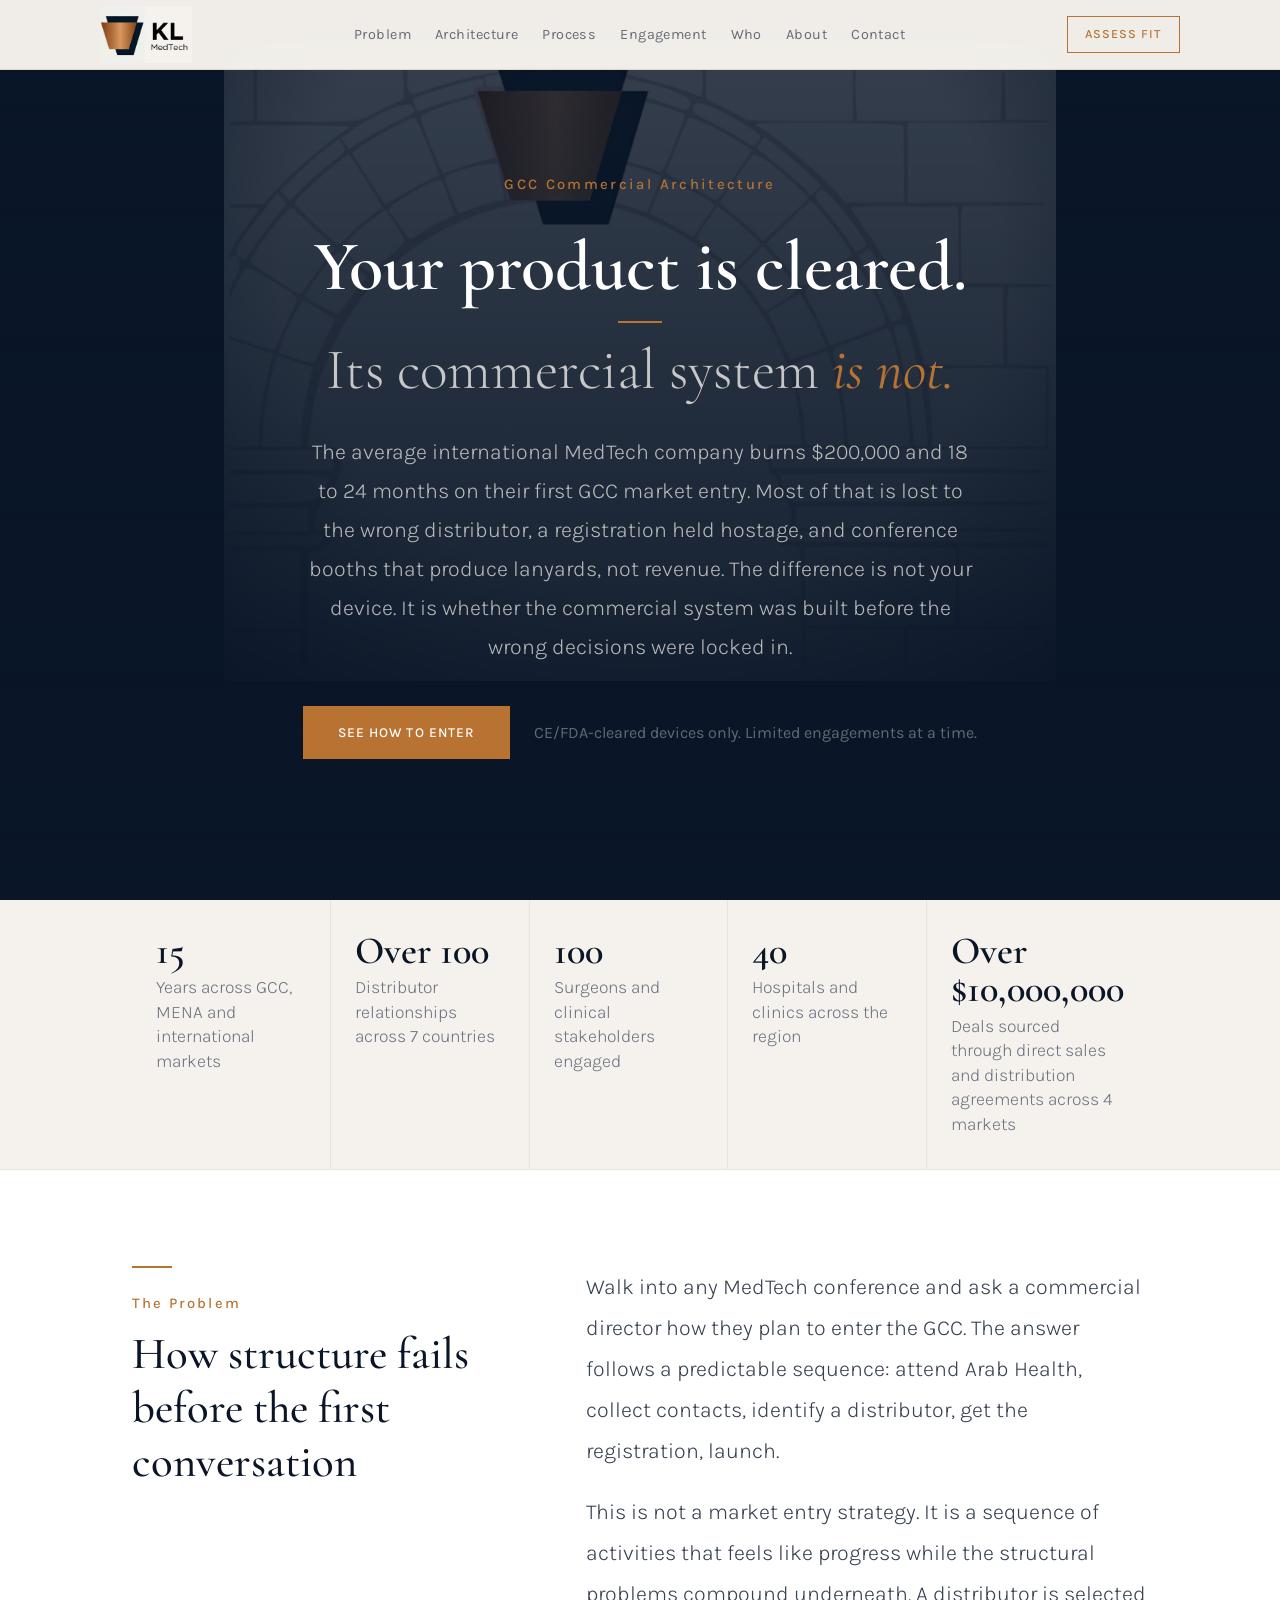
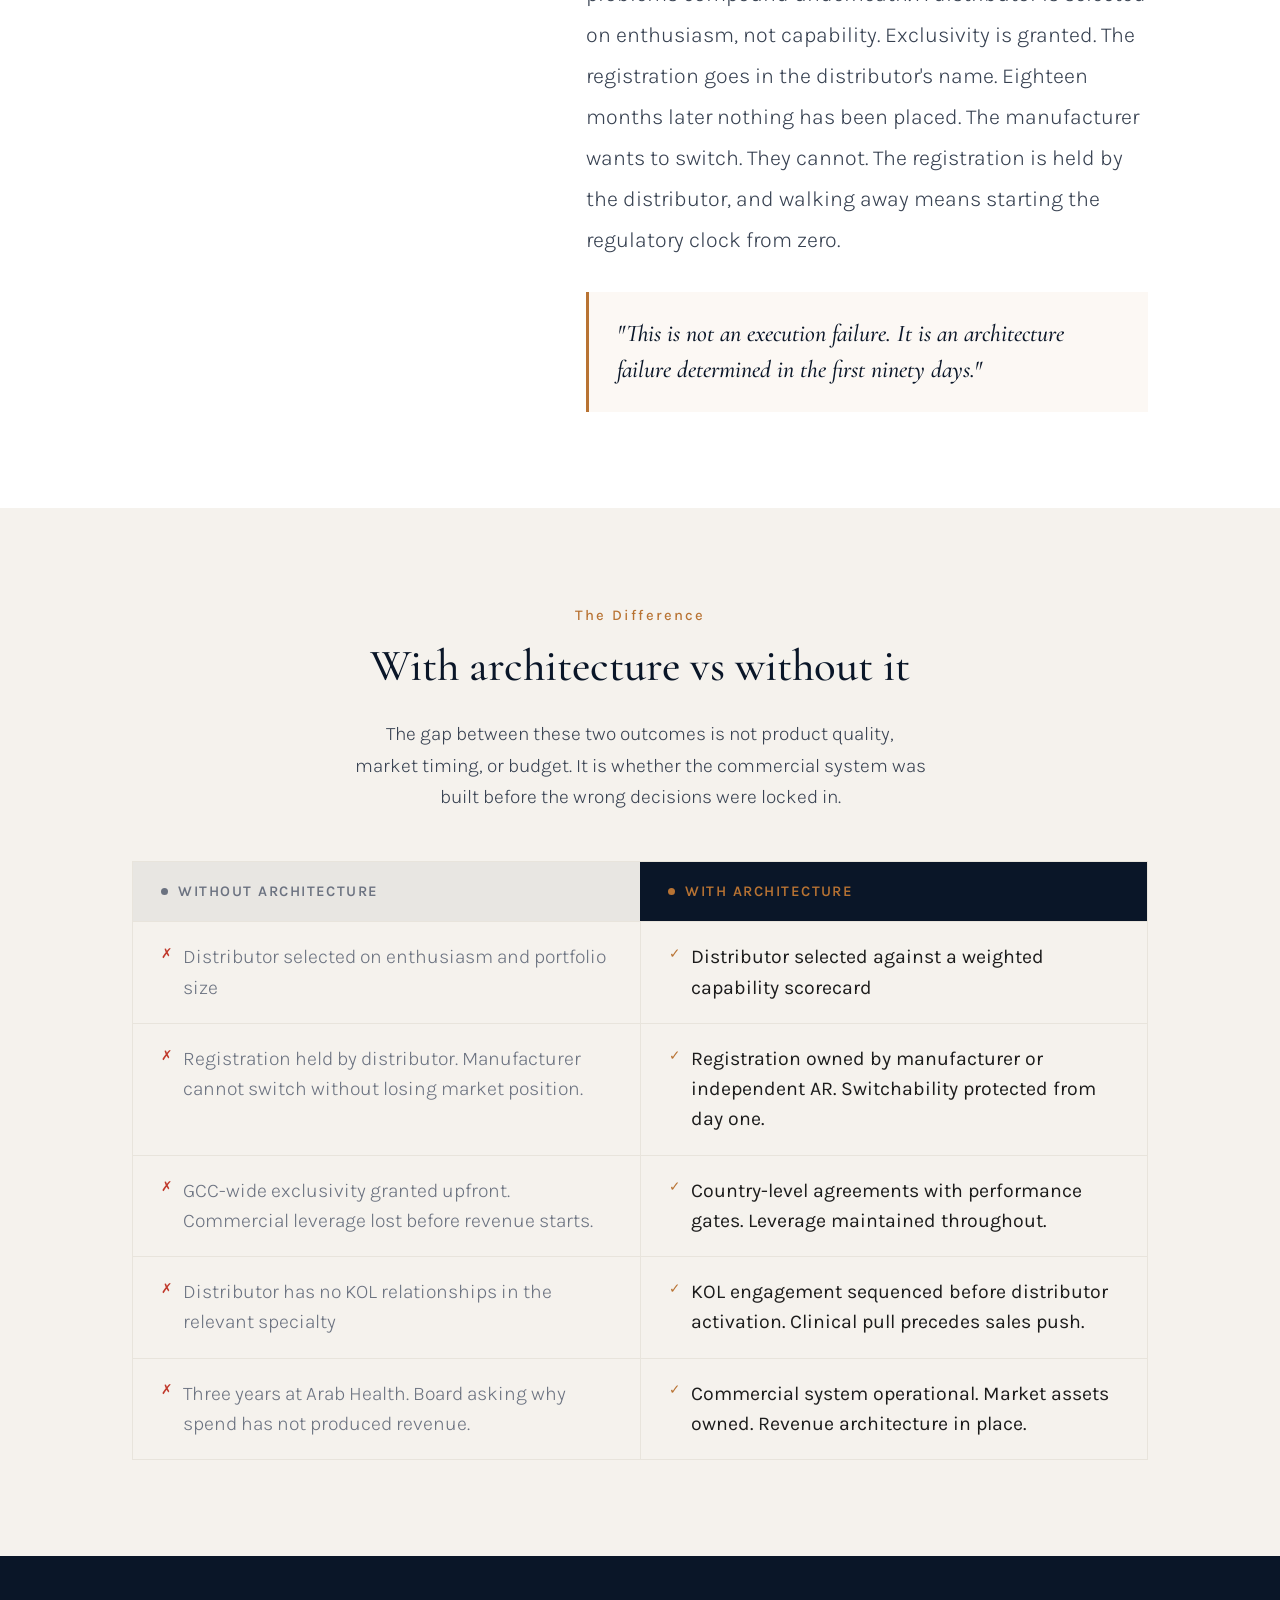
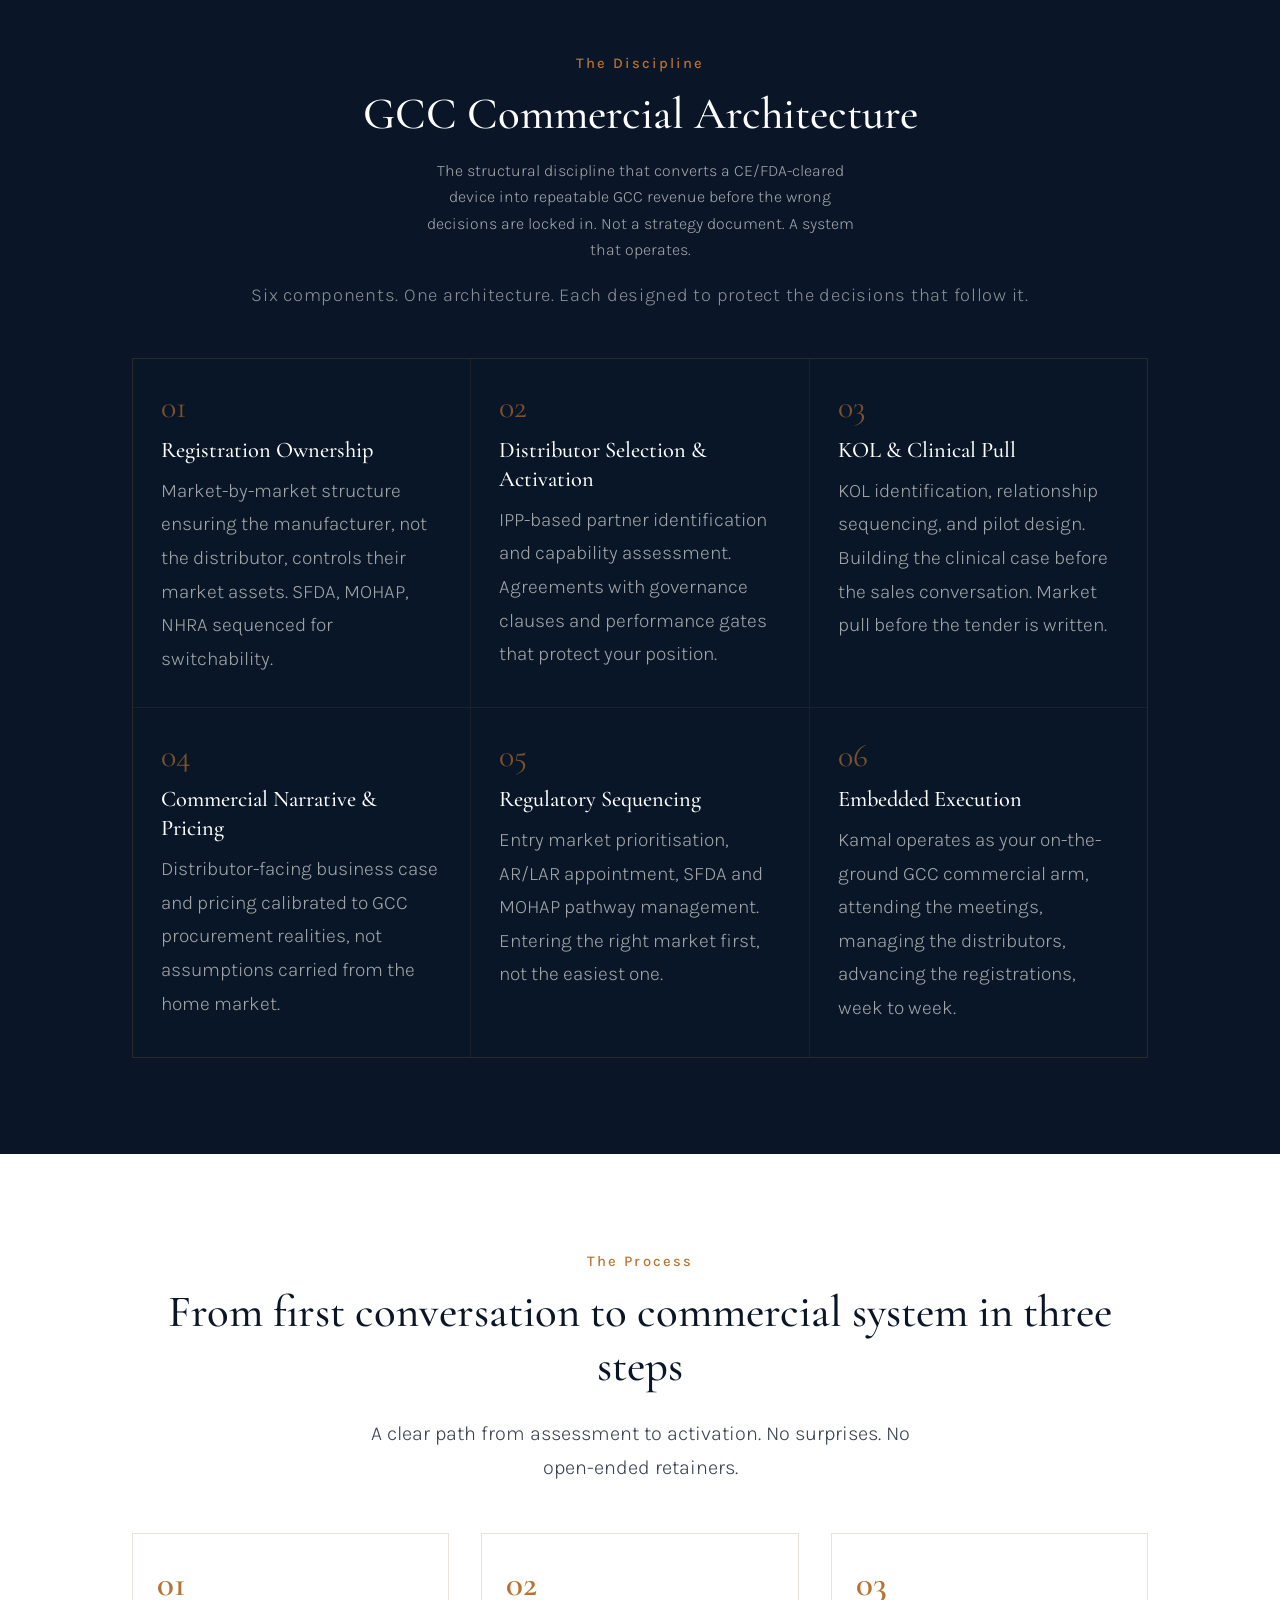
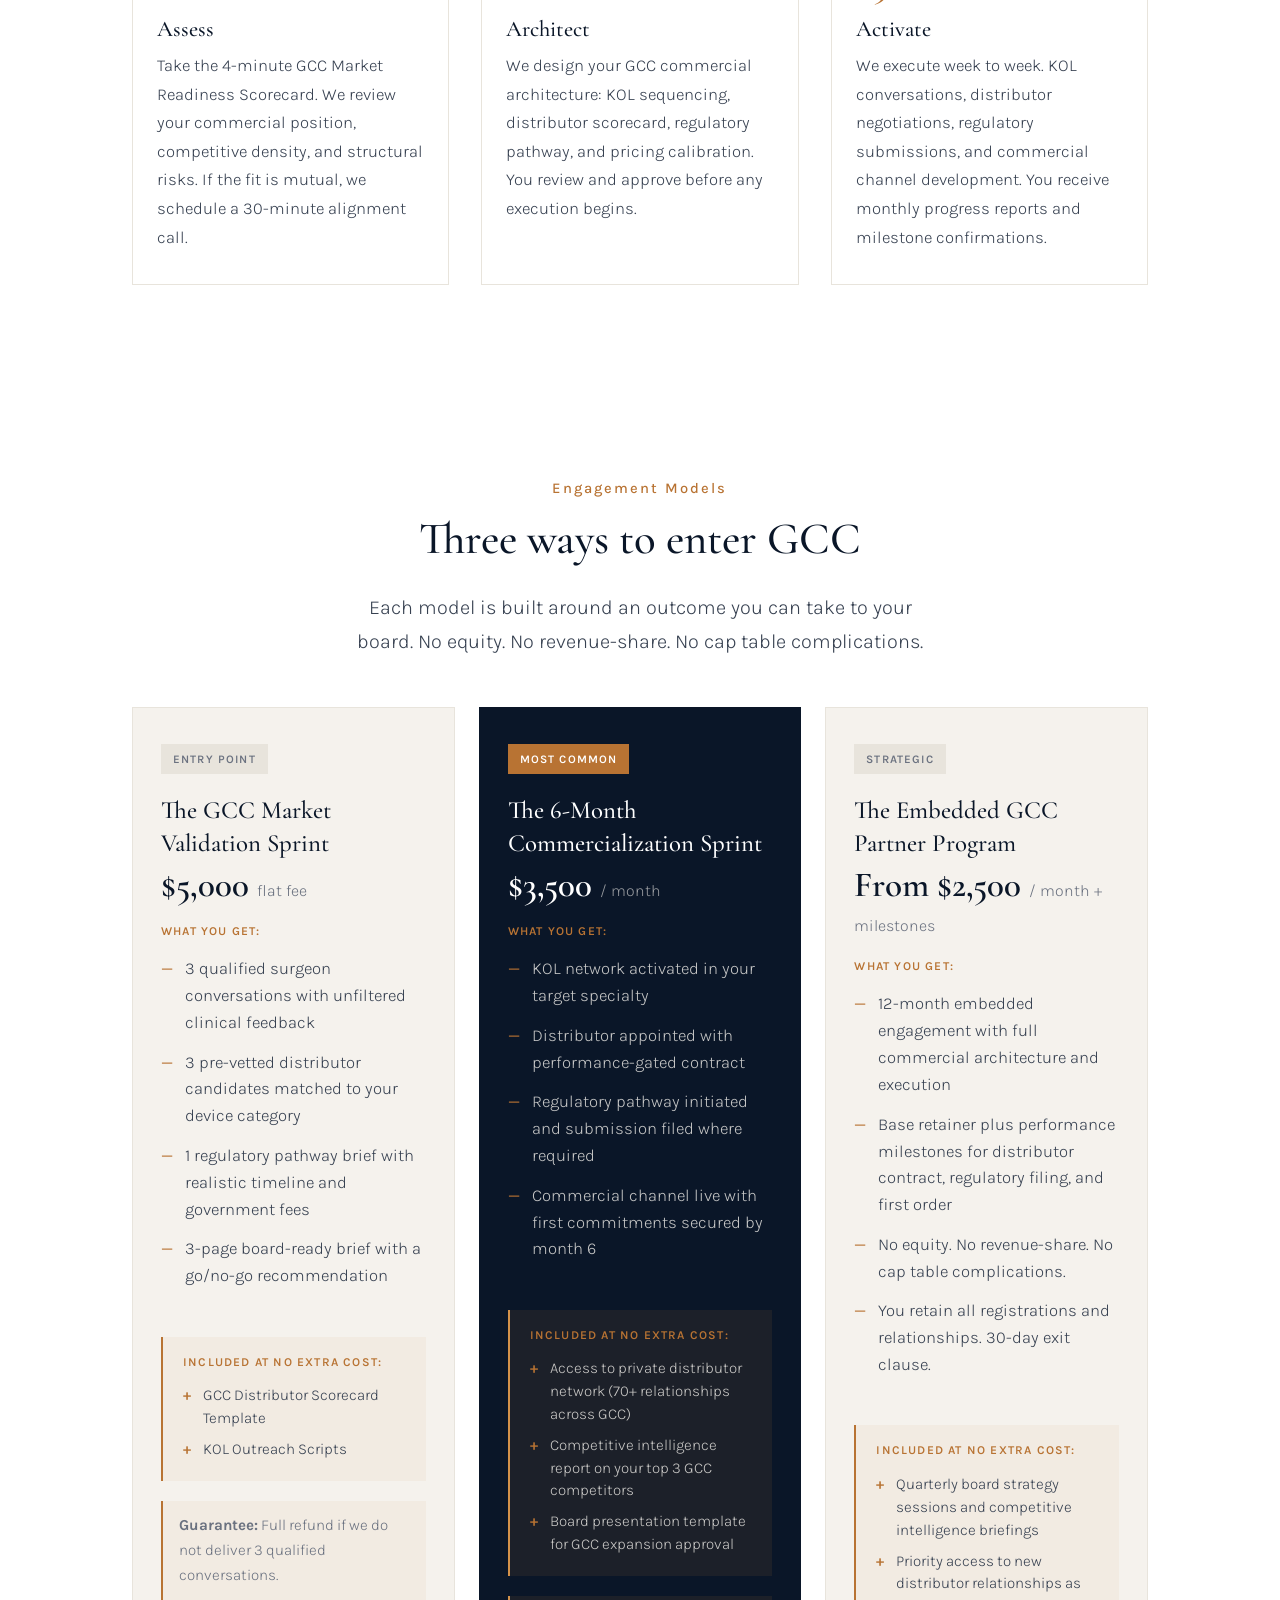
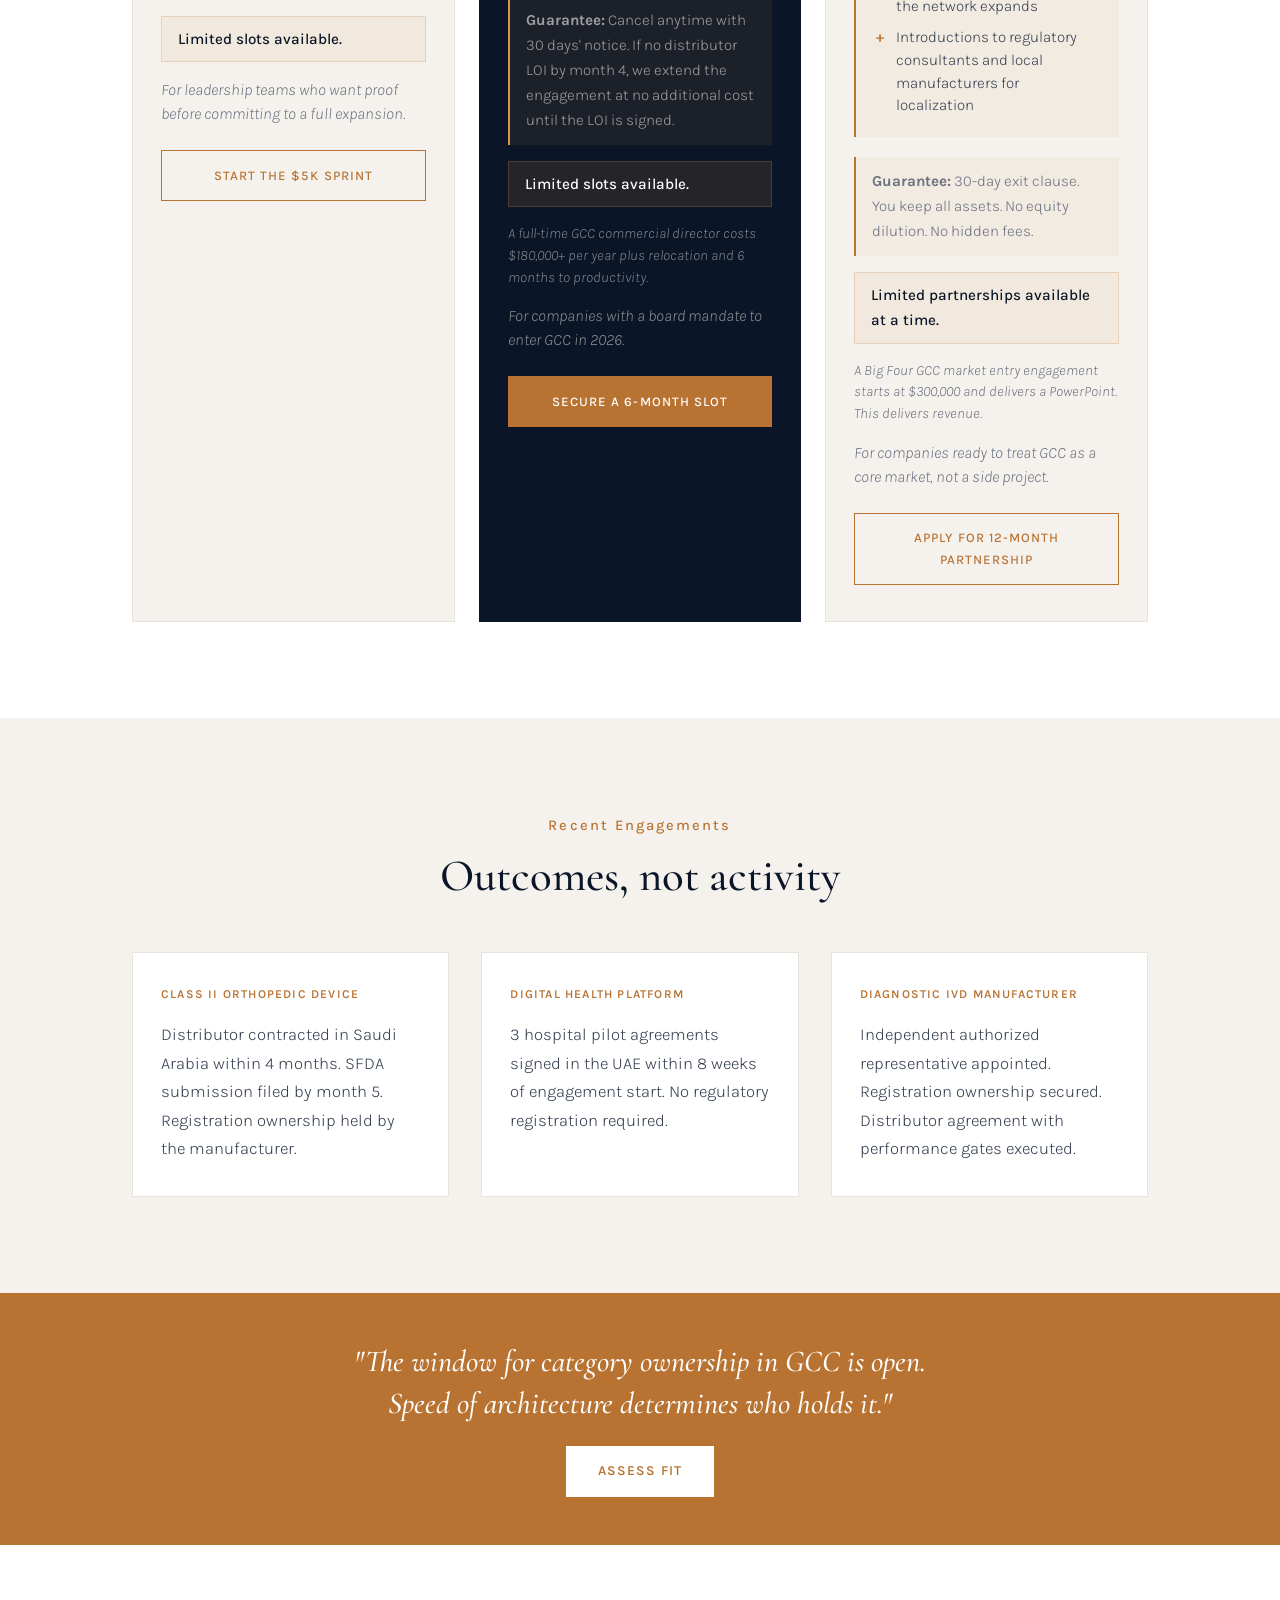
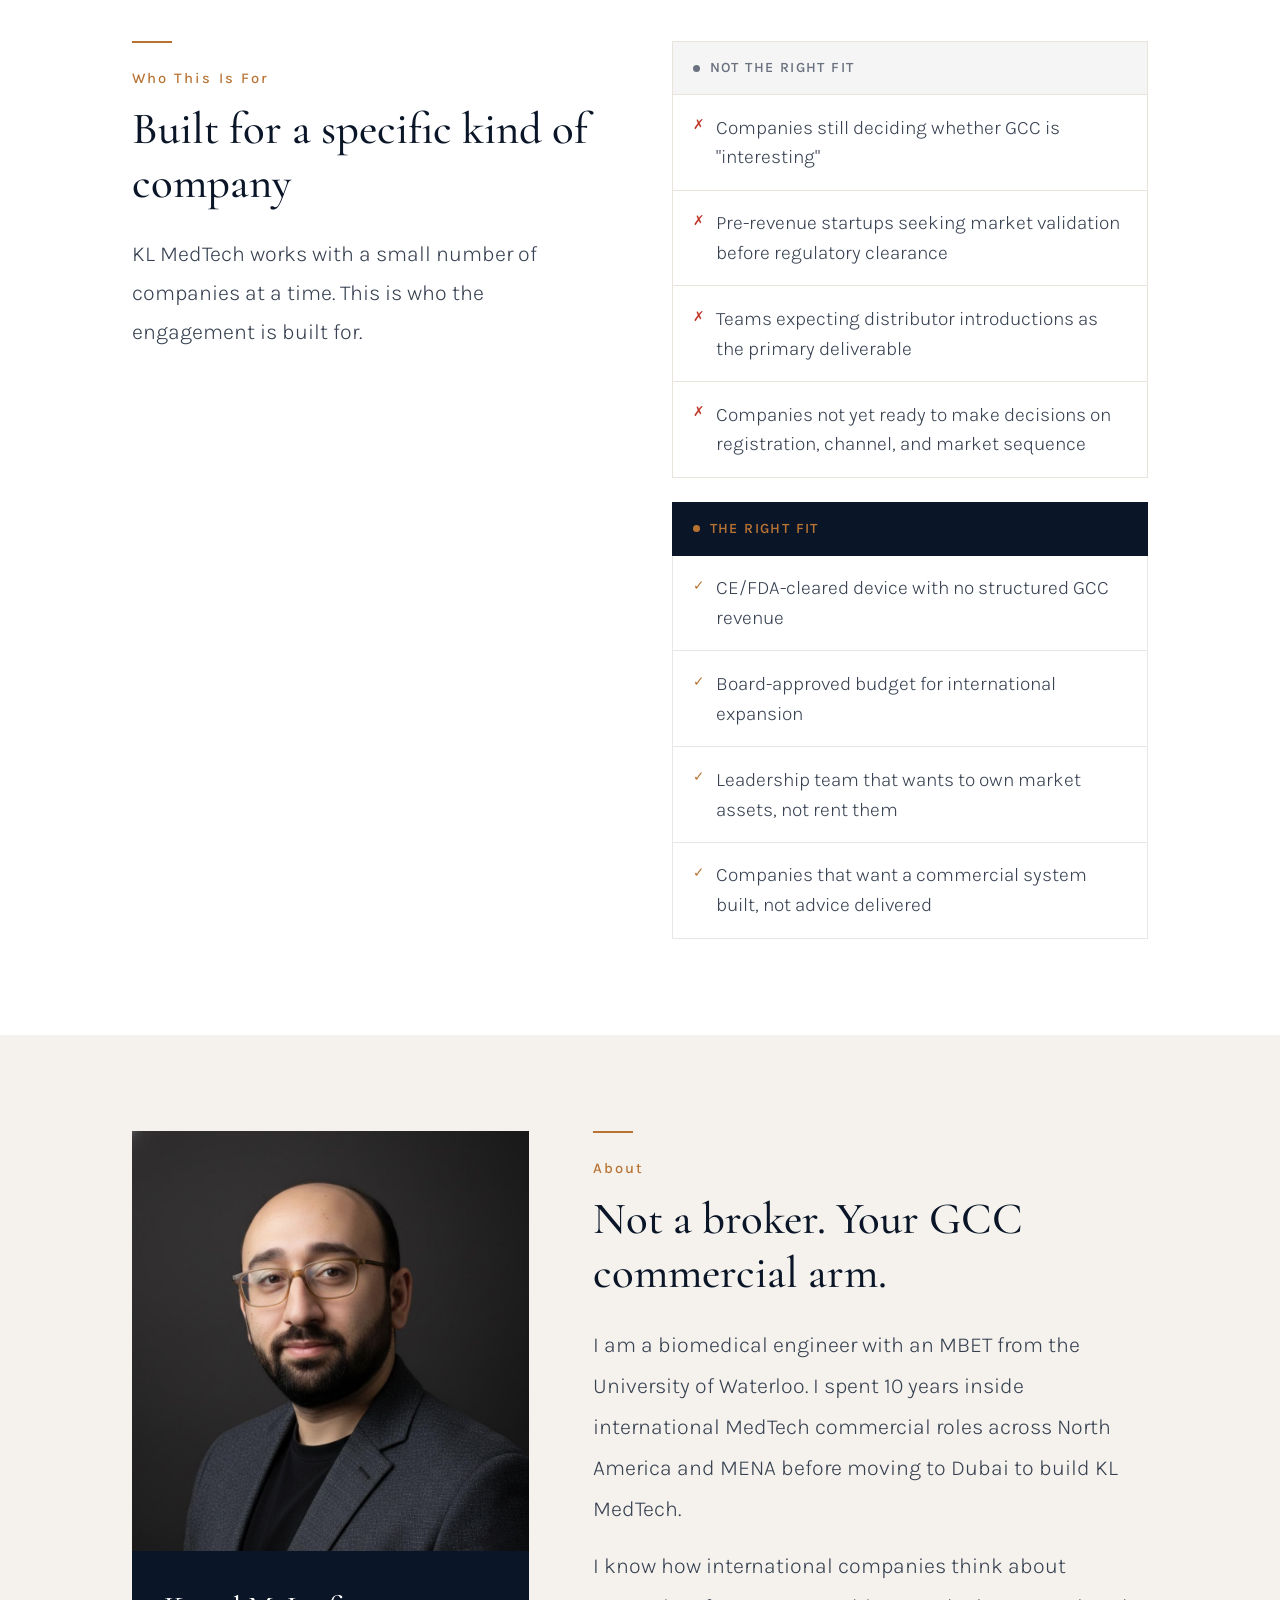
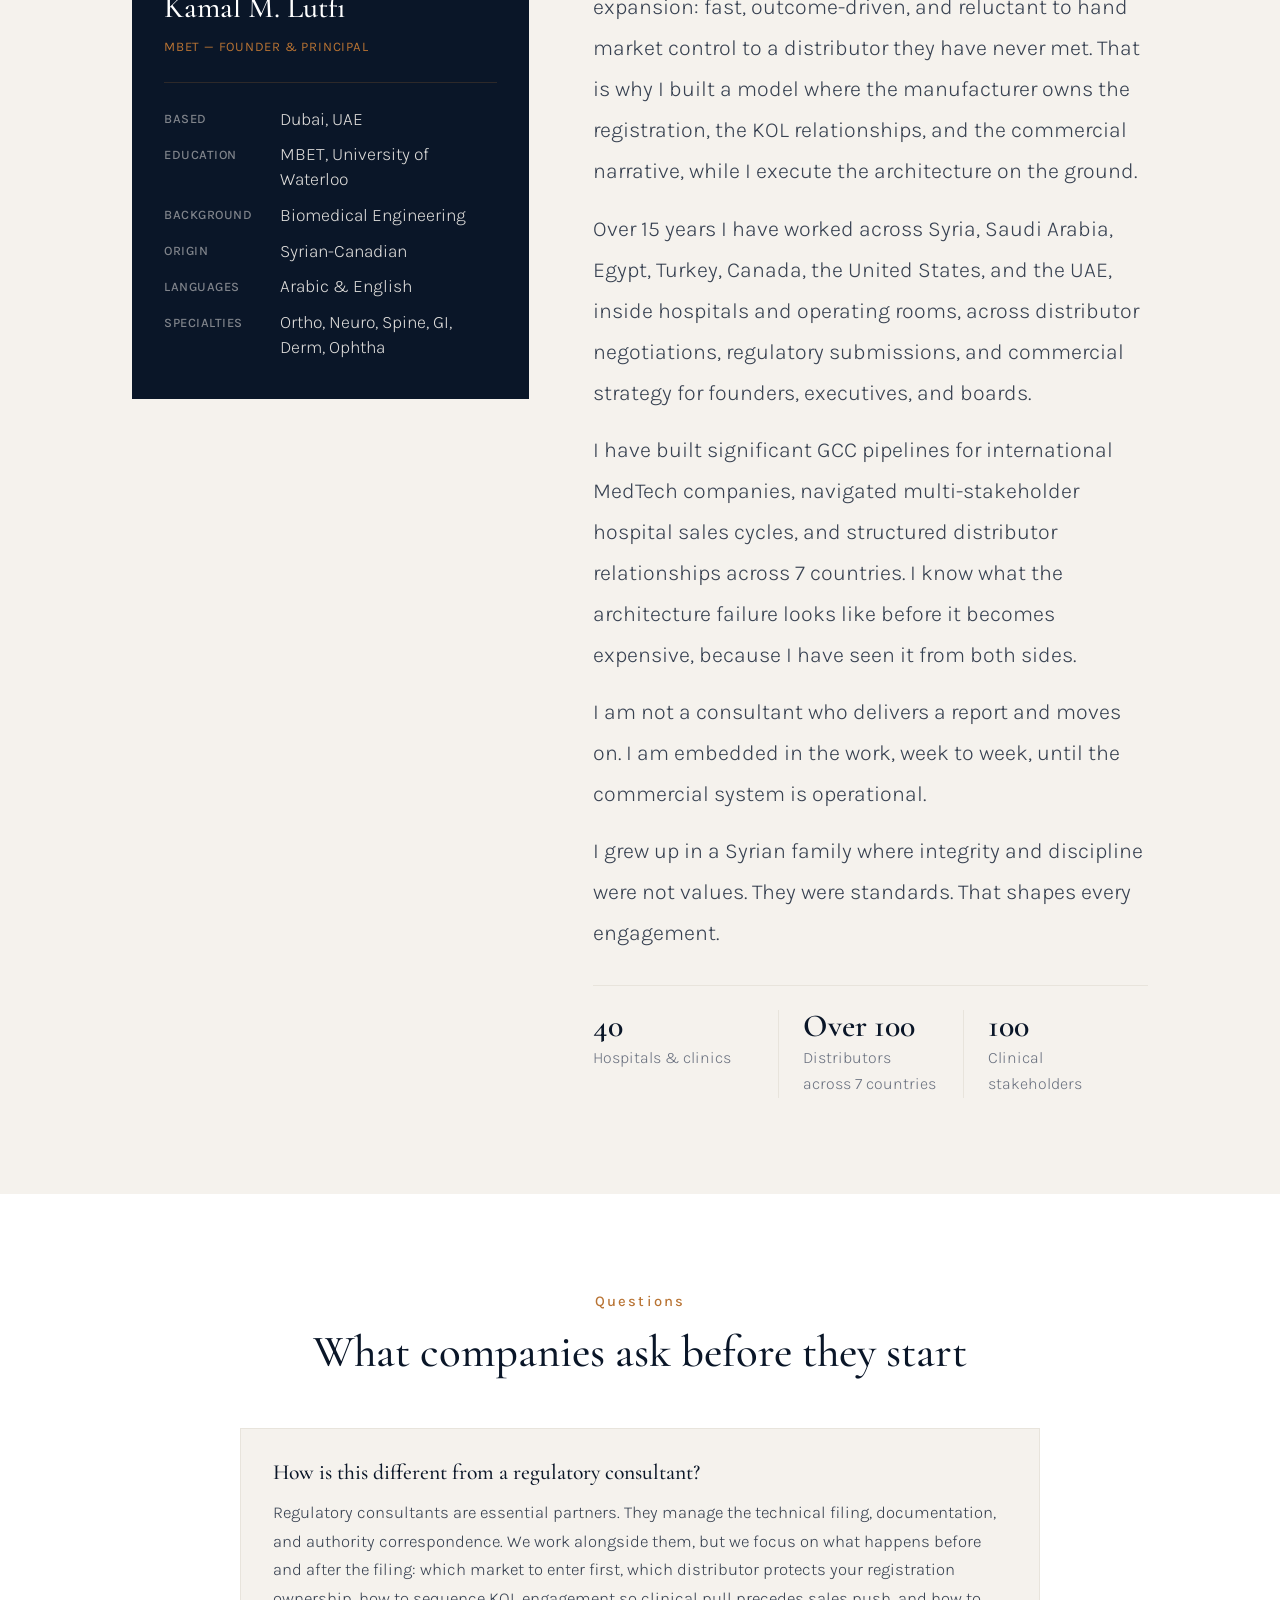
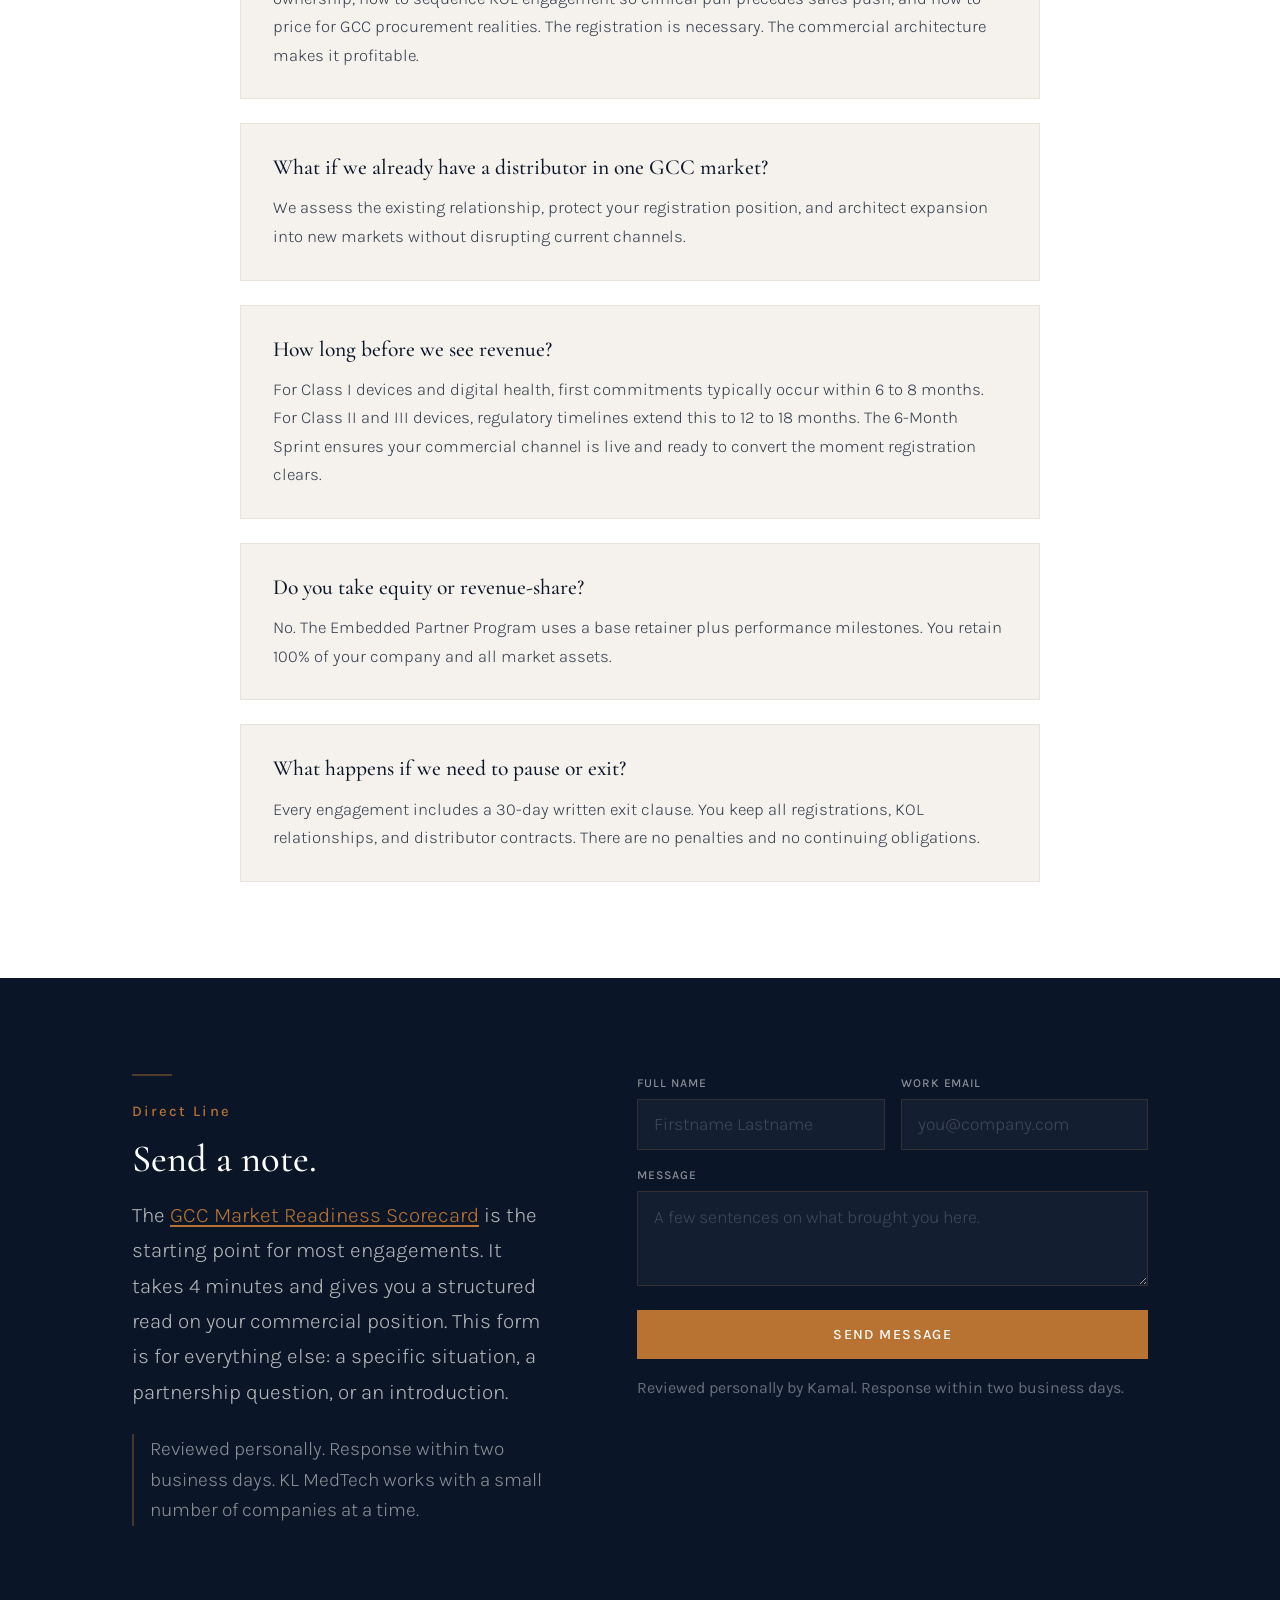
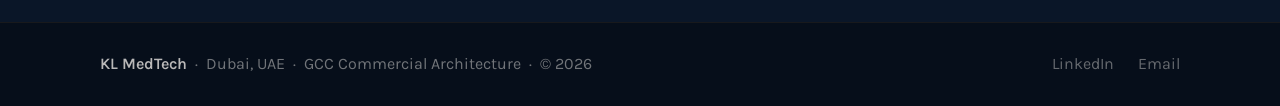
<file: index.html>
<!DOCTYPE html>
<html lang="en">
<head>
  <meta charset="UTF-8" />
  <meta name="viewport" content="width=device-width, initial-scale=1.0" />
  <title>KL MedTech — GCC Commercial Architecture for MedTech</title>
  <meta name="description" content="GCC Commercial Architecture for international MedTech companies. From regulatory clearance to first purchase order in 6 months. Based in Dubai." />
  <link rel="preconnect" href="https://fonts.googleapis.com" />
  <link rel="preconnect" href="https://fonts.gstatic.com" crossorigin />
  <link href="https://fonts.googleapis.com/css2?family=Cormorant+Garamond:ital,wght@0,400;0,500;0,600;1,400;1,500;1,600&family=Karla:wght@300;400;500;600&display=swap" rel="stylesheet" />
  <style>
    :root {
      --navy:#0A1628; --navy2:#0f2040; --copper:#B87333; --copper2:#d4924a;
      --stone:#F5F2ED; --stone2:#E8E4DC; --white:#FFFFFF;
      --dark:#1C1C1C; --mid:#6B7280; --body:#374151;
      --ff-display:'Cormorant Garamond',Georgia,serif;
      --ff-body:'Karla',system-ui,sans-serif;
    }
    *,*::before,*::after{box-sizing:border-box;margin:0;padding:0;}
    html{scroll-behavior:smooth;}
    body{font-family:var(--ff-body);font-size:22px;line-height:1.65;color:var(--dark);background:var(--white);-webkit-font-smoothing:antialiased;}
    a{color:inherit;text-decoration:none;}
    .container{max-width:1080px;margin:0 auto;padding:0 2rem;}

    /* NAV */
    nav{position:fixed;top:0;left:0;right:0;z-index:100;background:rgba(245,242,237,0.98);backdrop-filter:blur(10px);border-bottom:1px solid rgba(184,115,51,0.2);padding:0 2rem;height:70px;display:flex;align-items:center;}
    .nav-inner{max-width:1080px;margin:0 auto;width:100%;display:flex;align-items:center;justify-content:space-between;}
    .nav-brand{display:flex;align-items:center;gap:0.65rem;}
    .nav-logo{height:58px;flex-shrink:0;display:flex;align-items:center;justify-content:center;}
    .nav-logo img{height:58px;width:auto;object-fit:contain;display:block;}
    .nav-name{font-size:0.95rem;font-weight:600;color:var(--navy);letter-spacing:0.01em;}
    .nav-links{display:flex;align-items:center;gap:1.5rem;}
    .nav-links a{font-size:0.9rem;font-weight:400;color:rgba(10,22,40,0.6);letter-spacing:0.03em;transition:color 0.2s;}
    .nav-links a:hover{color:var(--copper);}
    .nav-cta{background:transparent;border:1px solid var(--copper);color:var(--copper);font-family:var(--ff-body);font-size:0.78rem;font-weight:500;letter-spacing:0.08em;text-transform:uppercase;padding:0.45rem 1.1rem;cursor:pointer;transition:all 0.2s;display:inline-block;}
    .nav-cta:hover{background:var(--copper);color:var(--white);}

    /* HERO */
    #hero{min-height:100vh;background:var(--navy);display:flex;align-items:center;padding:8rem 2rem 6rem;position:relative;overflow:hidden;}
    #hero::before{content:'';position:absolute;inset:0;background:url('assets/hero.png') center 15%/65% no-repeat;opacity:0.3;-webkit-mask-image:radial-gradient(ellipse 70% 90% at 50% 30%, black 40%, transparent 75%);mask-image:radial-gradient(ellipse 70% 90% at 50% 30%, black 40%, transparent 75%);pointer-events:none;z-index:0;}
    #hero::after{content:'';position:absolute;inset:0;background:linear-gradient(to bottom,rgba(10,22,40,0.35) 0%,rgba(10,22,40,0.72) 55%,rgba(10,22,40,0.97) 100%);pointer-events:none;z-index:1;}
    
    .hero-inner{max-width:1080px;margin:0 auto;width:100%;display:flex;flex-direction:column;align-items:center;text-align:center;position:relative;z-index:2;}
    .hero-kicker{font-size:0.92rem;font-weight:500;letter-spacing:0.16em;color:var(--copper);margin-bottom:2rem;display:block;}
    .hero-headline{font-family:var(--ff-display);font-size:clamp(3rem,5.5vw,5rem);line-height:1.08;margin-bottom:2rem;max-width:800px;}
    .hero-headline .s1{display:block;font-weight:600;color:var(--white);}
    .hero-rule{display:block;width:44px;height:2px;background:var(--copper);margin:1rem auto;}
    .hero-headline .s2{display:block;font-weight:300;color:rgba(245,242,237,0.78);font-size:clamp(2.4rem,4.5vw,4rem);}
    .hero-headline em{font-style:italic;color:var(--copper);font-weight:400;}
    .hero-sub{font-size:1.35rem;font-weight:300;color:rgba(245,242,237,0.72);line-height:1.8;max-width:680px;margin-bottom:2.5rem;text-align:center;}
    .hero-actions{display:flex;align-items:center;justify-content:center;gap:1.5rem;flex-wrap:wrap;}
    .btn-primary{background:var(--copper);color:var(--white);border:none;font-family:var(--ff-body);font-size:0.85rem;font-weight:500;letter-spacing:0.08em;text-transform:uppercase;padding:0.95rem 2.2rem;cursor:pointer;transition:background 0.2s;display:inline-block;}
    .btn-primary:hover{background:var(--copper2);}
    .hero-note{font-size:1rem;color:rgba(245,242,237,0.38);}

    /* STATS STRIP */
    #stats{background:var(--stone);border-bottom:1px solid var(--stone2);}
    .stats-inner{max-width:1080px;margin:0 auto;display:grid;grid-template-columns:repeat(5,1fr);padding:0 2rem;}
    .stat-item{padding:2rem 1.5rem;border-right:1px solid var(--stone2);transition:background 0.2s;}
    .stat-item:last-child{border-right:none;}
    .stat-item:hover{background:rgba(184,115,51,0.04);}
    .stat-num{font-family:var(--ff-display);font-size:2.4rem;font-weight:600;color:var(--navy);line-height:1;margin-bottom:0.3rem;}
    .stat-num span{color:var(--copper);}
    .stat-label{font-size:1.1rem;font-weight:300;color:var(--mid);line-height:1.4;}

    /* SHARED */
    .section-kicker{font-size:0.92rem;font-weight:500;letter-spacing:0.14em;color:var(--copper);margin-bottom:0.75rem;display:block;}
    .copper-rule{display:block;width:40px;height:2px;background:var(--copper);margin-bottom:1.5rem;}
    .section-heading{font-family:var(--ff-display);font-size:clamp(2.1rem,3.5vw,3.2rem);font-weight:500;line-height:1.2;color:var(--navy);margin-bottom:1.5rem;}
    .section-heading-light{font-family:var(--ff-display);font-size:clamp(2.1rem,3.5vw,3.2rem);font-weight:500;line-height:1.2;color:var(--white);margin-bottom:1rem;}

    /* PROBLEM */
    #problem{background:var(--white);padding:6rem 2rem;}
    .problem-grid{display:grid;grid-template-columns:1fr 1.5fr;gap:5rem;align-items:start;}
    .problem-left{position:sticky;top:80px;}
    .problem-body{font-size:1.35rem;font-weight:300;line-height:1.9;color:var(--body);}
    .problem-body p+p{margin-top:1.25rem;}
    .problem-body strong{font-weight:600;color:var(--dark);}
    .problem-pull{margin-top:2rem;padding:1.5rem 1.75rem;border-left:3px solid var(--copper);background:rgba(184,115,51,0.05);}
    .problem-pull p{font-family:var(--ff-display);font-size:1.5rem;font-style:italic;font-weight:500;color:var(--navy);line-height:1.5;}

    /* CONTRAST TABLE */
    #contrast{background:var(--stone);padding:6rem 2rem;}
    .contrast-header{text-align:center;margin-bottom:3rem;}
    .contrast-header p{font-size:1.2rem;font-weight:300;color:var(--body);max-width:52ch;margin:0 auto;}
    .contrast-wrap{border:1px solid var(--stone2);overflow:hidden;}
    .contrast-head-row{display:grid;grid-template-columns:1fr 1fr;}
    .contrast-col-head{padding:1.1rem 1.75rem;display:flex;align-items:center;gap:0.65rem;}
    .contrast-col-head.without{background:rgba(10,22,40,0.05);}
    .contrast-col-head.with{background:var(--navy);}
    .contrast-col-title{font-size:0.92rem;font-weight:600;letter-spacing:0.1em;text-transform:uppercase;}
    .contrast-col-title.without{color:var(--mid);}
    .contrast-col-title.with{color:var(--copper);}
    .c-dot{width:7px;height:7px;border-radius:50%;flex-shrink:0;}
    .c-dot.without{background:var(--mid);}
    .c-dot.with{background:var(--copper);}
    .contrast-row{display:grid;grid-template-columns:1fr 1fr;border-top:1px solid var(--stone2);}
    .c-cell{padding:1.25rem 1.75rem;font-size:1.22rem;font-weight:300;line-height:1.55;display:flex;align-items:flex-start;gap:0.65rem;}
    .c-cell+.c-cell{border-left:1px solid var(--stone2);}
    .c-cell.without{color:var(--mid);}
    .c-cell.with{color:var(--dark);font-weight:400;}
    .c-mark{flex-shrink:0;font-size:0.85rem;margin-top:0.05rem;}
    .c-mark.x{color:#C0392B;}
    .c-mark.ok{color:var(--copper);}

    /* ARCHITECTURE */
    #architecture{background:var(--navy);padding:6rem 2rem;}
    .arch-header{text-align:center;margin-bottom:1rem;}
    .arch-sub{text-align:center;font-size:1.15rem;font-weight:300;color:rgba(245,242,237,0.55);margin-bottom:3rem;letter-spacing:0.04em;}
    .arch-grid{display:grid;grid-template-columns:repeat(3,1fr);gap:1px;background:rgba(184,115,51,0.1);border:1px solid rgba(184,115,51,0.1);}
    .arch-item{background:rgba(10,22,40,0.97);padding:2rem 1.75rem;transition:background 0.2s;}
    .arch-item:hover{background:rgba(15,32,64,1);}
    .arch-num{font-family:var(--ff-display);font-size:2rem;font-weight:400;color:rgba(184,115,51,0.65);line-height:1;margin-bottom:0.75rem;}
    .arch-title{font-family:var(--ff-display);font-size:1.4rem;font-weight:500;color:var(--white);margin-bottom:0.6rem;line-height:1.3;}
    .arch-body{font-size:1.2rem;font-weight:300;color:rgba(245,242,237,0.65);line-height:1.75;}

    /* HOW IT WORKS */
    #how-it-works{background:var(--white);padding:6rem 2rem;}
    .hiw-header{text-align:center;margin-bottom:3rem;}
    .hiw-intro{font-size:1.25rem;font-weight:300;color:var(--body);max-width:52ch;margin:0 auto;line-height:1.7;}
    .hiw-grid{display:grid;grid-template-columns:repeat(3,1fr);gap:2rem;max-width:1080px;margin:0 auto;}
    .hiw-item{padding:2rem 1.5rem;border:1px solid var(--stone2);transition:transform 0.2s,box-shadow 0.2s;}
    .hiw-item:hover{transform:translateY(-4px);box-shadow:0 12px 32px rgba(10,22,40,0.06);}
    .hiw-step{font-family:var(--ff-display);font-size:2.2rem;font-weight:600;color:var(--copper);line-height:1;margin-bottom:0.75rem;}
    .hiw-title{font-family:var(--ff-display);font-size:1.4rem;font-weight:500;color:var(--navy);margin-bottom:0.6rem;line-height:1.3;}
    .hiw-body{font-size:1.05rem;font-weight:300;color:var(--body);line-height:1.7;}

    /* OFFERS */
    #offers{background:var(--white);padding:6rem 2rem;}
    .offers-header{text-align:center;margin-bottom:3rem;}
    .offers-intro{font-size:1.25rem;font-weight:300;color:var(--body);max-width:52ch;margin:0 auto;line-height:1.7;}
    .offers-grid{display:grid;grid-template-columns:repeat(3,1fr);gap:1.5rem;max-width:1080px;margin:0 auto;}
    .offer-card{background:var(--stone);border:1px solid var(--stone2);padding:2.25rem 1.75rem;display:flex;flex-direction:column;transition:transform 0.2s,box-shadow 0.2s;}
    .offer-card:hover{transform:translateY(-4px);box-shadow:0 12px 32px rgba(10,22,40,0.08);}
    .offer-card.featured{background:var(--navy);border-color:var(--navy);}
    .offer-badge{display:inline-block;align-self:flex-start;font-size:0.72rem;font-weight:600;letter-spacing:0.1em;text-transform:uppercase;padding:0.35rem 0.75rem;background:var(--stone2);color:var(--mid);margin-bottom:1.25rem;}
    .offer-card.featured .offer-badge{background:var(--copper);color:var(--white);}
    .offer-title{font-family:var(--ff-display);font-size:1.55rem;font-weight:500;color:var(--navy);margin-bottom:0.5rem;line-height:1.3;}
    .offer-card.featured .offer-title{color:var(--white);}
    .offer-price{font-family:var(--ff-display);font-size:2.2rem;font-weight:600;color:var(--navy);margin-bottom:1.25rem;line-height:1;}
    .offer-price span{font-size:1rem;font-weight:300;color:var(--mid);font-family:var(--ff-body);}
    .offer-card.featured .offer-price{color:var(--white);}
    .offer-card.featured .offer-price span{color:rgba(245,242,237,0.6);}
    .offer-stack{margin-bottom:1.25rem;}
    .stack-label{font-size:0.75rem;font-weight:600;letter-spacing:0.1em;text-transform:uppercase;color:var(--copper);margin-bottom:0.5rem;}
    .offer-list{list-style:none;padding:0;margin:0 0 1.25rem 0;flex:1;}
    .offer-list li{font-size:1.05rem;font-weight:300;color:var(--body);line-height:1.6;padding:0.4rem 0;padding-left:1.5rem;position:relative;}
    .offer-list li::before{content:'—';position:absolute;left:0;color:var(--copper);font-weight:400;}
    .offer-card.featured .offer-list li{color:rgba(245,242,237,0.8);}
    .offer-bonus{margin-bottom:1.25rem;padding:1rem 1.25rem;background:rgba(184,115,51,0.06);border-left:2px solid var(--copper);}
    .offer-card.featured .offer-bonus{background:rgba(184,115,51,0.1);border-left-color:var(--copper2);}
    .bonus-label{font-size:0.75rem;font-weight:600;letter-spacing:0.1em;text-transform:uppercase;color:var(--copper);margin-bottom:0.5rem;}
    .bonus-list{list-style:none;padding:0;margin:0;}
    .bonus-list li{font-size:0.95rem;font-weight:300;color:var(--body);line-height:1.5;padding:0.25rem 0;padding-left:1.25rem;position:relative;}
    .bonus-list li::before{content:'+';position:absolute;left:0;color:var(--copper);font-weight:600;}
    .offer-card.featured .bonus-list li{color:rgba(245,242,237,0.8);}
    .offer-risk{font-size:0.95rem;font-weight:300;color:var(--mid);margin-bottom:1rem;padding:0.75rem 1rem;background:rgba(184,115,51,0.06);border-left:2px solid var(--copper);}
    .offer-card.featured .offer-risk{color:rgba(245,242,237,0.6);background:rgba(184,115,51,0.1);border-left-color:var(--copper2);}
    .offer-scarcity{font-size:0.95rem;font-weight:500;color:var(--navy);margin-bottom:1rem;padding:0.6rem 1rem;background:rgba(184,115,51,0.08);border:1px solid rgba(184,115,51,0.2);}
    .offer-card.featured .offer-scarcity{color:var(--white);background:rgba(184,115,51,0.15);border-color:rgba(184,115,51,0.3);}
    .offer-anchor{font-size:0.9rem;font-weight:300;color:var(--mid);font-style:italic;margin-bottom:1rem;line-height:1.5;}
    .offer-card.featured .offer-anchor{color:rgba(245,242,237,0.5);}
    .offer-note{font-size:1rem;font-weight:300;color:var(--mid);line-height:1.5;margin-bottom:1.5rem;font-style:italic;}
    .offer-card.featured .offer-note{color:rgba(245,242,237,0.55);}
    .offer-cta{display:inline-block;text-align:center;width:100%;background:transparent;border:1px solid var(--copper);color:var(--copper);font-family:var(--ff-body);font-size:0.82rem;font-weight:500;letter-spacing:0.08em;text-transform:uppercase;padding:0.85rem 1.5rem;cursor:pointer;transition:all 0.2s;}
    .offer-cta:hover{background:var(--copper);color:var(--white);}
    .offer-card.featured .offer-cta{background:var(--copper);color:var(--white);border-color:var(--copper);}
    .offer-card.featured .offer-cta:hover{background:var(--copper2);}

    /* RESULTS */
    #results{background:var(--stone);padding:6rem 2rem;}
    .results-header{text-align:center;margin-bottom:3rem;}
    .results-grid{display:grid;grid-template-columns:repeat(3,1fr);gap:2rem;max-width:1080px;margin:0 auto;}
    .result-item{padding:2rem 1.75rem;background:var(--white);border:1px solid var(--stone2);transition:transform 0.2s;}
    .result-item:hover{transform:translateY(-4px);box-shadow:0 12px 32px rgba(10,22,40,0.06);}
    .result-label{font-size:0.75rem;font-weight:600;letter-spacing:0.1em;text-transform:uppercase;color:var(--copper);margin-bottom:1rem;}
    .result-body{font-size:1.05rem;font-weight:300;color:var(--body);line-height:1.7;}

    /* MID CTA */
    #mid-cta{background:var(--copper);padding:3rem 2rem;text-align:center;}
    .mid-cta-inner{max-width:600px;margin:0 auto;}
    .mid-cta-text{font-family:var(--ff-display);font-size:1.9rem;font-style:italic;font-weight:500;color:var(--white);margin-bottom:1.25rem;line-height:1.4;}
    .btn-white{background:var(--white);color:var(--copper);border:none;font-family:var(--ff-body);font-size:0.85rem;font-weight:600;letter-spacing:0.08em;text-transform:uppercase;padding:0.9rem 2rem;cursor:pointer;transition:all 0.2s;display:inline-block;}
    .btn-white:hover{background:var(--navy);color:var(--white);}

    /* WHO */
    #who{background:var(--white);padding:6rem 2rem;}
    .who-grid{display:grid;grid-template-columns:1fr 1fr;gap:4rem;align-items:start;}
    .who-intro{font-size:1.35rem;font-weight:300;line-height:1.8;color:var(--body);margin-bottom:2rem;}
    .fit-table{display:flex;flex-direction:column;}
    .fit-col-head{padding:0.9rem 1.25rem;font-size:0.88rem;font-weight:600;letter-spacing:0.1em;text-transform:uppercase;display:flex;align-items:center;gap:0.6rem;}
    .fit-col-head.not{background:rgba(10,22,40,0.04);color:var(--mid);border:1px solid var(--stone2);}
    .fit-col-head.is{background:var(--navy);color:var(--copper);border:1px solid var(--navy);margin-top:1.5rem;}
    .fit-dot{width:7px;height:7px;border-radius:50%;flex-shrink:0;}
    .fit-dot.not{background:var(--mid);}
    .fit-dot.is{background:var(--copper);}
    .fit-item{padding:1.1rem 1.25rem;font-size:1.2rem;font-weight:300;line-height:1.55;border:1px solid var(--stone2);border-top:none;display:flex;align-items:flex-start;gap:0.75rem;}
    .fit-item.is-item{border-color:rgba(10,22,40,0.1);}
    .fit-mark{flex-shrink:0;margin-top:0.1rem;font-size:0.85rem;}
    .fit-mark.not{color:#C0392B;}
    .fit-mark.is{color:var(--copper);}
    .fit-text{color:var(--body);}

    /* ABOUT */
    #about{background:var(--stone);padding:6rem 2rem;}
    .about-grid{display:grid;grid-template-columns:1fr 1.4fr;gap:4rem;align-items:start;}
    .about-card{background:var(--navy);}
    .about-photo-wrap{overflow:hidden;height:420px;}
    .about-photo{width:100%;height:100%;object-fit:cover;object-position:center 12%;display:block;filter:grayscale(10%);}
    .about-card-body{padding:2rem 2rem 2.5rem;}
    .about-name{font-family:var(--ff-display);font-size:1.9rem;font-weight:500;color:var(--white);margin-bottom:0.2rem;}
    .about-title{font-size:0.82rem;font-weight:400;letter-spacing:0.06em;color:var(--copper);text-transform:uppercase;margin-bottom:1.5rem;}
    .about-divider{height:1px;background:rgba(184,115,51,0.2);margin-bottom:1.5rem;}
    .about-meta{display:flex;flex-direction:column;gap:0.7rem;}
    .about-meta-row{display:flex;align-items:flex-start;gap:1rem;}
    .about-meta-key{font-weight:500;color:rgba(245,242,237,0.5);letter-spacing:0.04em;min-width:100px;flex-shrink:0;font-size:0.8rem;text-transform:uppercase;padding-top:0.1rem;}
    .about-meta-val{color:rgba(245,242,237,0.9);font-weight:300;font-size:1.1rem;line-height:1.4;}
    .about-body-text{font-size:1.35rem;font-weight:300;line-height:1.9;color:var(--body);}
    .about-body-text p+p{margin-top:1rem;}
    .about-numbers{display:grid;grid-template-columns:repeat(3,1fr);gap:0;margin-top:2rem;border-top:1px solid var(--stone2);padding-top:1.5rem;}
    .about-num-item{padding-right:1.5rem;}
    .about-num-item+.about-num-item{padding-left:1.5rem;border-left:1px solid var(--stone2);}
    .about-num-val{font-family:var(--ff-display);font-size:2rem;font-weight:600;color:var(--navy);line-height:1;margin-bottom:0.2rem;}
    .about-num-val span{color:var(--copper);}
    .about-num-label{font-size:1rem;font-weight:300;color:var(--mid);}

    /* FAQ */
    #faq{background:var(--white);padding:6rem 2rem;}
    .faq-header{text-align:center;margin-bottom:3rem;}
    .faq-grid{display:grid;grid-template-columns:1fr;gap:1.5rem;max-width:800px;margin:0 auto;}
    .faq-item{padding:1.75rem 2rem;background:var(--stone);border:1px solid var(--stone2);}
    .faq-q{font-family:var(--ff-display);font-size:1.35rem;font-weight:500;color:var(--navy);margin-bottom:0.75rem;line-height:1.4;}
    .faq-a{font-size:1.05rem;font-weight:300;color:var(--body);line-height:1.7;}

    /* CONTACT */
    #contact{background:var(--navy);padding:6rem 2rem;}
    .contact-grid{display:grid;grid-template-columns:1fr 1.2fr;gap:5rem;align-items:start;}
    .contact-heading{font-family:var(--ff-display);font-size:clamp(1.8rem,3vw,2.6rem);font-weight:500;color:var(--white);line-height:1.2;margin-bottom:1rem;}
    .contact-body{font-size:1.3rem;font-weight:300;color:rgba(245,242,237,0.72);line-height:1.7;margin-bottom:1.5rem;}
    .contact-note{font-size:1.2rem;font-weight:300;color:rgba(245,242,237,0.55);line-height:1.6;border-left:2px solid rgba(184,115,51,0.35);padding-left:1rem;}
    .contact-form{display:flex;flex-direction:column;gap:1rem;}
    .form-row{display:grid;grid-template-columns:1fr 1fr;gap:1rem;}
    .form-group{display:flex;flex-direction:column;gap:0.35rem;}
    .form-group label{font-size:0.75rem;font-weight:500;letter-spacing:0.08em;text-transform:uppercase;color:rgba(245,242,237,0.55);}
    .form-group input,.form-group select,.form-group textarea{background:rgba(255,255,255,0.04);border:1px solid rgba(184,115,51,0.2);color:var(--white);font-family:var(--ff-body);font-size:1.1rem;font-weight:300;padding:0.9rem 1rem;outline:none;transition:border-color 0.2s;width:100%;-webkit-appearance:none;appearance:none;}
    .form-group select{background-image:url("data:image/svg+xml,%3Csvg xmlns='http://www.w3.org/2000/svg' width='12' height='8' viewBox='0 0 12 8'%3E%3Cpath d='M1 1l5 5 5-5' stroke='%23B87333' stroke-width='1.5' fill='none'/%3E%3C/svg%3E");background-repeat:no-repeat;background-position:right 1rem center;padding-right:2.5rem;cursor:pointer;background-color:rgba(255,255,255,0.04);}
    .form-group select option{background:var(--navy2);color:var(--white);}
    .form-group input:focus,.form-group select:focus,.form-group textarea:focus{border-color:var(--copper);}
    .form-group input::placeholder,.form-group textarea::placeholder{color:rgba(245,242,237,0.2);}
    .form-group textarea{resize:vertical;min-height:95px;}
    .form-submit{background:var(--copper);color:var(--white);border:none;font-family:var(--ff-body);font-size:0.88rem;font-weight:500;letter-spacing:0.1em;text-transform:uppercase;padding:1rem 2rem;cursor:pointer;transition:background 0.2s;margin-top:0.5rem;}
    .form-submit:hover{background:var(--copper2);}
    .form-disclaimer{font-size:1rem;color:rgba(245,242,237,0.4);line-height:1.6;}
    .form-success{display:none;padding:2rem;background:rgba(184,115,51,0.1);border:1px solid rgba(184,115,51,0.3);text-align:center;}
    .form-success p{font-family:var(--ff-display);font-size:1.2rem;font-style:italic;color:var(--white);}
    .form-success small{display:block;margin-top:0.5rem;font-size:0.85rem;font-weight:300;color:rgba(245,242,237,0.5);}

    /* FOOTER */
    footer{background:#060e1a;padding:1.75rem 2rem;border-top:1px solid rgba(184,115,51,0.1);}
    .footer-inner{max-width:1080px;margin:0 auto;display:flex;align-items:center;justify-content:space-between;flex-wrap:wrap;gap:0.75rem;}
    .footer-brand{font-size:1rem;font-weight:400;color:rgba(245,242,237,0.45);}
    .footer-brand strong{color:rgba(245,242,237,0.75);font-weight:600;}
    .footer-links{display:flex;gap:1.5rem;}
    .footer-links a{font-size:1rem;color:rgba(245,242,237,0.4);transition:color 0.2s;}
    .footer-links a:hover{color:var(--copper);}
    .footer-copy{font-size:0.82rem;color:rgba(245,242,237,0.25);width:100%;text-align:center;padding-top:0.75rem;border-top:1px solid rgba(255,255,255,0.05);margin-top:0.5rem;}

    /* ANIMATIONS */
    .fade-up{opacity:0;transform:translateY(20px);transition:opacity 0.6s ease,transform 0.6s ease;}
    .fade-up.visible{opacity:1;transform:translateY(0);}
    .fade-up:nth-child(2){transition-delay:0.08s;}
    .fade-up:nth-child(3){transition-delay:0.16s;}
    .fade-up:nth-child(4){transition-delay:0.24s;}

    /* RESPONSIVE */
    @media(max-width:900px){
      .nav-links{display:none;}
      .problem-grid,.who-grid,.about-grid,.contact-grid,.hiw-grid,.results-grid{grid-template-columns:1fr;gap:2.5rem;}
      .problem-left{position:static;}
      .arch-grid{grid-template-columns:1fr;}
      .stats-inner{grid-template-columns:repeat(2,1fr);}
      .stat-item:nth-child(2){border-right:none;}
      .form-row{grid-template-columns:1fr;}
      .about-numbers{grid-template-columns:1fr 1fr;}
      .contrast-head-row,.contrast-row{grid-template-columns:1fr;}
      .c-cell+.c-cell{border-left:none;border-top:1px solid var(--stone2);}
      .contrast-col-head.without{display:none;}
      .offers-grid{grid-template-columns:1fr;}
    }
    @media(max-width:600px){
      nav{padding:0 1.25rem;}
      #hero{padding:7rem 1.25rem 4rem;}
      .stats-inner{padding:0 1.25rem;}
    }
  </style>
</head>
<body>

<!-- NAV -->
<nav>
  <div class="nav-inner">
    <div class="nav-brand">
      <div class="nav-logo"><img src="assets/logo.png" alt="KL MedTech" /></div>
    </div>
    <div class="nav-links">
      <a href="#problem">Problem</a>
      <a href="#architecture">Architecture</a>
      <a href="#how-it-works">Process</a>
      <a href="#offers">Engagement</a>
      <a href="#who">Who</a>
      <a href="#about">About</a>
      <a href="#contact">Contact</a>
    </div>
    <a href="/scorecard/" class="nav-cta">Assess Fit</a>
  </div>
</nav>

<!-- HERO -->
<section id="hero">
  <div class="hero-inner">
    <span class="hero-kicker">GCC Commercial Architecture</span>
    <h1 class="hero-headline">
      <span class="s1">Your product is cleared.</span>
      <span class="hero-rule"></span>
      <span class="s2">Its commercial system <em>is not.</em></span>
    </h1>
    <p class="hero-sub">The average international MedTech company burns $200,000 and 18 to 24 months on their first GCC market entry. Most of that is lost to the wrong distributor, a registration held hostage, and conference booths that produce lanyards, not revenue. The difference is not your device. It is whether the commercial system was built before the wrong decisions were locked in.</p>
    <div class="hero-actions">
      <a href="#offers" class="btn-primary">See How to Enter</a>
      <span class="hero-note">CE/FDA-cleared devices only. Limited engagements at a time.</span>
    </div>
  </div>
</section>

<!-- STATS STRIP -->
<div id="stats">
  <div class="stats-inner">
    <div class="stat-item fade-up">
      <div class="stat-num">15</div>
      <div class="stat-label">Years across GCC, MENA and international markets</div>
    </div>
    <div class="stat-item fade-up">
      <div class="stat-num">Over 100</div>
      <div class="stat-label">Distributor relationships across 7 countries</div>
    </div>
    <div class="stat-item fade-up">
      <div class="stat-num">100</div>
      <div class="stat-label">Surgeons and clinical stakeholders engaged</div>
    </div>
    <div class="stat-item fade-up">
      <div class="stat-num">40</div>
      <div class="stat-label">Hospitals and clinics across the region</div>
    </div>
    <div class="stat-item fade-up">
      <div class="stat-num">Over $10,000,000</div>
      <div class="stat-label">Deals sourced through direct sales and distribution agreements across 4 markets</div>
    </div>
  </div>
</div>

<!-- PROBLEM -->
<section id="problem">
  <div class="container">
    <div class="problem-grid">
      <div class="problem-left fade-up">
        <span class="copper-rule"></span>
        <span class="section-kicker">The Problem</span>
        <h2 class="section-heading">How structure fails before the first conversation</h2>
      </div>
      <div class="problem-body fade-up">
        <p>Walk into any MedTech conference and ask a commercial director how they plan to enter the GCC. The answer follows a predictable sequence: attend Arab Health, collect contacts, identify a distributor, get the registration, launch.</p>
        <p>This is not a market entry strategy. It is a sequence of activities that feels like progress while the structural problems compound underneath. A distributor is selected on enthusiasm, not capability. Exclusivity is granted. The registration goes in the distributor's name. Eighteen months later nothing has been placed. The manufacturer wants to switch. They cannot. The registration is held by the distributor, and walking away means starting the regulatory clock from zero.</p>
        <div class="problem-pull">
          <p>"This is not an execution failure. It is an architecture failure determined in the first ninety days."</p>
        </div>
      </div>
    </div>
  </div>
</section>

<!-- CONTRAST TABLE -->
<section id="contrast">
  <div class="container">
    <div class="contrast-header fade-up">
      <span class="section-kicker">The Difference</span>
      <h2 class="section-heading">With architecture vs without it</h2>
      <p>The gap between these two outcomes is not product quality, market timing, or budget. It is whether the commercial system was built before the wrong decisions were locked in.</p>
    </div>
    <div class="contrast-wrap fade-up">
      <div class="contrast-head-row">
        <div class="contrast-col-head without">
          <span class="c-dot without"></span>
          <span class="contrast-col-title without">Without Architecture</span>
        </div>
        <div class="contrast-col-head with">
          <span class="c-dot with"></span>
          <span class="contrast-col-title with">With Architecture</span>
        </div>
      </div>
      <div class="contrast-row">
        <div class="c-cell without"><span class="c-mark x">✗</span><span>Distributor selected on enthusiasm and portfolio size</span></div>
        <div class="c-cell with"><span class="c-mark ok">✓</span><span>Distributor selected against a weighted capability scorecard</span></div>
      </div>
      <div class="contrast-row">
        <div class="c-cell without"><span class="c-mark x">✗</span><span>Registration held by distributor. Manufacturer cannot switch without losing market position.</span></div>
        <div class="c-cell with"><span class="c-mark ok">✓</span><span>Registration owned by manufacturer or independent AR. Switchability protected from day one.</span></div>
      </div>
      <div class="contrast-row">
        <div class="c-cell without"><span class="c-mark x">✗</span><span>GCC-wide exclusivity granted upfront. Commercial leverage lost before revenue starts.</span></div>
        <div class="c-cell with"><span class="c-mark ok">✓</span><span>Country-level agreements with performance gates. Leverage maintained throughout.</span></div>
      </div>
      <div class="contrast-row">
        <div class="c-cell without"><span class="c-mark x">✗</span><span>Distributor has no KOL relationships in the relevant specialty</span></div>
        <div class="c-cell with"><span class="c-mark ok">✓</span><span>KOL engagement sequenced before distributor activation. Clinical pull precedes sales push.</span></div>
      </div>
      <div class="contrast-row">
        <div class="c-cell without"><span class="c-mark x">✗</span><span>Three years at Arab Health. Board asking why spend has not produced revenue.</span></div>
        <div class="c-cell with"><span class="c-mark ok">✓</span><span>Commercial system operational. Market assets owned. Revenue architecture in place.</span></div>
      </div>
    </div>
  </div>
</section>

<!-- ARCHITECTURE -->
<section id="architecture">
  <div class="container">
    <div class="arch-header fade-up">
      <span class="section-kicker" style="color:var(--copper);">The Discipline</span>
      <h2 class="section-heading-light">GCC Commercial Architecture</h2>
      <p style="color:rgba(245,242,237,0.65);font-size:1rem;font-weight:300;max-width:50ch;margin:0 auto;">The structural discipline that converts a CE/FDA-cleared device into repeatable GCC revenue before the wrong decisions are locked in. Not a strategy document. A system that operates.</p>
    </div>
    <p class="arch-sub">Six components. One architecture. Each designed to protect the decisions that follow it.</p>
    <div class="arch-grid">
      <div class="arch-item fade-up">
        <div class="arch-num">01</div>
        <h3 class="arch-title">Registration Ownership</h3>
        <p class="arch-body">Market-by-market structure ensuring the manufacturer, not the distributor, controls their market assets. SFDA, MOHAP, NHRA sequenced for switchability.</p>
      </div>
      <div class="arch-item fade-up">
        <div class="arch-num">02</div>
        <h3 class="arch-title">Distributor Selection & Activation</h3>
        <p class="arch-body">IPP-based partner identification and capability assessment. Agreements with governance clauses and performance gates that protect your position.</p>
      </div>
      <div class="arch-item fade-up">
        <div class="arch-num">03</div>
        <h3 class="arch-title">KOL & Clinical Pull</h3>
        <p class="arch-body">KOL identification, relationship sequencing, and pilot design. Building the clinical case before the sales conversation. Market pull before the tender is written.</p>
      </div>
      <div class="arch-item fade-up">
        <div class="arch-num">04</div>
        <h3 class="arch-title">Commercial Narrative & Pricing</h3>
        <p class="arch-body">Distributor-facing business case and pricing calibrated to GCC procurement realities, not assumptions carried from the home market.</p>
      </div>
      <div class="arch-item fade-up">
        <div class="arch-num">05</div>
        <h3 class="arch-title">Regulatory Sequencing</h3>
        <p class="arch-body">Entry market prioritisation, AR/LAR appointment, SFDA and MOHAP pathway management. Entering the right market first, not the easiest one.</p>
      </div>
      <div class="arch-item fade-up">
        <div class="arch-num">06</div>
        <h3 class="arch-title">Embedded Execution</h3>
        <p class="arch-body">Kamal operates as your on-the-ground GCC commercial arm, attending the meetings, managing the distributors, advancing the registrations, week to week.</p>
      </div>
    </div>
  </div>
</section>

<!-- HOW IT WORKS -->
<section id="how-it-works">
  <div class="container">
    <div class="hiw-header fade-up">
      <span class="section-kicker">The Process</span>
      <h2 class="section-heading">From first conversation to commercial system in three steps</h2>
      <p class="hiw-intro">A clear path from assessment to activation. No surprises. No open-ended retainers.</p>
    </div>
    <div class="hiw-grid">
      <div class="hiw-item fade-up">
        <div class="hiw-step">01</div>
        <h3 class="hiw-title">Assess</h3>
        <p class="hiw-body">Take the 4-minute GCC Market Readiness Scorecard. We review your commercial position, competitive density, and structural risks. If the fit is mutual, we schedule a 30-minute alignment call.</p>
      </div>
      <div class="hiw-item fade-up">
        <div class="hiw-step">02</div>
        <h3 class="hiw-title">Architect</h3>
        <p class="hiw-body">We design your GCC commercial architecture: KOL sequencing, distributor scorecard, regulatory pathway, and pricing calibration. You review and approve before any execution begins.</p>
      </div>
      <div class="hiw-item fade-up">
        <div class="hiw-step">03</div>
        <h3 class="hiw-title">Activate</h3>
        <p class="hiw-body">We execute week to week. KOL conversations, distributor negotiations, regulatory submissions, and commercial channel development. You receive monthly progress reports and milestone confirmations.</p>
      </div>
    </div>
  </div>
</section>

<!-- OFFERS -->
<section id="offers">
  <div class="container">
    <div class="offers-header fade-up">
      <span class="section-kicker">Engagement Models</span>
      <h2 class="section-heading">Three ways to enter GCC</h2>
      <p class="offers-intro">Each model is built around an outcome you can take to your board. No equity. No revenue-share. No cap table complications.</p>
    </div>
    <div class="offers-grid">
      <div class="offer-card fade-up">
        <div class="offer-badge">Entry Point</div>
        <h3 class="offer-title">The GCC Market Validation Sprint</h3>
        <div class="offer-price">$5,000 <span>flat fee</span></div>
        <div class="offer-stack">
          <p class="stack-label">What you get:</p>
          <ul class="offer-list">
            <li>3 qualified surgeon conversations with unfiltered clinical feedback</li>
            <li>3 pre-vetted distributor candidates matched to your device category</li>
            <li>1 regulatory pathway brief with realistic timeline and government fees</li>
            <li>3-page board-ready brief with a go/no-go recommendation</li>
          </ul>
        </div>
        <div class="offer-bonus">
          <p class="bonus-label">Included at no extra cost:</p>
          <ul class="bonus-list">
            <li>GCC Distributor Scorecard Template</li>
            <li>KOL Outreach Scripts</li>
          </ul>
        </div>
        <div class="offer-risk">
          <p><strong>Guarantee:</strong> Full refund if we do not deliver 3 qualified conversations.</p>
        </div>
        <div class="offer-scarcity">Limited slots available.</div>
        <p class="offer-note">For leadership teams who want proof before committing to a full expansion.</p>
        <a href="/scorecard/" class="offer-cta">Start the $5K Sprint</a>
      </div>
      <div class="offer-card featured fade-up">
        <div class="offer-badge">Most Common</div>
        <h3 class="offer-title">The 6-Month Commercialization Sprint</h3>
        <div class="offer-price">$3,500 <span>/ month</span></div>
        <div class="offer-stack">
          <p class="stack-label">What you get:</p>
          <ul class="offer-list">
            <li>KOL network activated in your target specialty</li>
            <li>Distributor appointed with performance-gated contract</li>
            <li>Regulatory pathway initiated and submission filed where required</li>
            <li>Commercial channel live with first commitments secured by month 6</li>
          </ul>
        </div>
        <div class="offer-bonus">
          <p class="bonus-label">Included at no extra cost:</p>
          <ul class="bonus-list">
            <li>Access to private distributor network (70+ relationships across GCC)</li>
            <li>Competitive intelligence report on your top 3 GCC competitors</li>
            <li>Board presentation template for GCC expansion approval</li>
          </ul>
        </div>
        <div class="offer-risk">
          <p><strong>Guarantee:</strong> Cancel anytime with 30 days' notice. If no distributor LOI by month 4, we extend the engagement at no additional cost until the LOI is signed.</p>
        </div>
        <div class="offer-scarcity">Limited slots available.</div>
        <div class="offer-anchor">A full-time GCC commercial director costs $180,000+ per year plus relocation and 6 months to productivity.</div>
        <p class="offer-note">For companies with a board mandate to enter GCC in 2026.</p>
        <a href="#contact" class="offer-cta">Secure a 6-Month Slot</a>
      </div>
      <div class="offer-card fade-up">
        <div class="offer-badge">Strategic</div>
        <h3 class="offer-title">The Embedded GCC Partner Program</h3>
        <div class="offer-price">From $2,500 <span>/ month + milestones</span></div>
        <div class="offer-stack">
          <p class="stack-label">What you get:</p>
          <ul class="offer-list">
            <li>12-month embedded engagement with full commercial architecture and execution</li>
            <li>Base retainer plus performance milestones for distributor contract, regulatory filing, and first order</li>
            <li>No equity. No revenue-share. No cap table complications.</li>
            <li>You retain all registrations and relationships. 30-day exit clause.</li>
          </ul>
        </div>
        <div class="offer-bonus">
          <p class="bonus-label">Included at no extra cost:</p>
          <ul class="bonus-list">
            <li>Quarterly board strategy sessions and competitive intelligence briefings</li>
            <li>Priority access to new distributor relationships as the network expands</li>
            <li>Introductions to regulatory consultants and local manufacturers for localization</li>
          </ul>
        </div>
        <div class="offer-risk">
          <p><strong>Guarantee:</strong> 30-day exit clause. You keep all assets. No equity dilution. No hidden fees.</p>
        </div>
        <div class="offer-scarcity">Limited partnerships available at a time.</div>
        <div class="offer-anchor">A Big Four GCC market entry engagement starts at $300,000 and delivers a PowerPoint. This delivers revenue.</div>
        <p class="offer-note">For companies ready to treat GCC as a core market, not a side project.</p>
        <a href="#contact" class="offer-cta">Apply for 12-Month Partnership</a>
      </div>
    </div>
  </div>
</section>

<!-- RECENT RESULTS -->
<section id="results">
  <div class="container">
    <div class="results-header fade-up">
      <span class="section-kicker">Recent Engagements</span>
      <h2 class="section-heading">Outcomes, not activity</h2>
    </div>
    <div class="results-grid">
      <div class="result-item fade-up">
        <p class="result-label">Class II Orthopedic Device</p>
        <p class="result-body">Distributor contracted in Saudi Arabia within 4 months. SFDA submission filed by month 5. Registration ownership held by the manufacturer.</p>
      </div>
      <div class="result-item fade-up">
        <p class="result-label">Digital Health Platform</p>
        <p class="result-body">3 hospital pilot agreements signed in the UAE within 8 weeks of engagement start. No regulatory registration required.</p>
      </div>
      <div class="result-item fade-up">
        <p class="result-label">Diagnostic IVD Manufacturer</p>
        <p class="result-body">Independent authorized representative appointed. Registration ownership secured. Distributor agreement with performance gates executed.</p>
      </div>
    </div>
  </div>
</section>

<!-- MID CTA -->
<section id="mid-cta">
  <div class="mid-cta-inner">
    <p class="mid-cta-text">"The window for category ownership in GCC is open. Speed of architecture determines who holds it."</p>
    <a href="/scorecard/" class="btn-white">Assess Fit</a>
  </div>
</section>

<!-- WHO -->
<section id="who">
  <div class="container">
    <div class="who-grid">
      <div class="fade-up">
        <span class="copper-rule"></span>
        <span class="section-kicker">Who This Is For</span>
        <h2 class="section-heading">Built for a specific kind of company</h2>
        <p class="who-intro">KL MedTech works with a small number of companies at a time. This is who the engagement is built for.</p>
      </div>
      <div class="fade-up">
        <div class="fit-table">
          <div class="fit-col-head not">
            <span class="fit-dot not"></span>
            <span>Not the right fit</span>
          </div>
          <div class="fit-item">
            <span class="fit-mark not">✗</span>
            <span class="fit-text">Companies still deciding whether GCC is "interesting"</span>
          </div>
          <div class="fit-item">
            <span class="fit-mark not">✗</span>
            <span class="fit-text">Pre-revenue startups seeking market validation before regulatory clearance</span>
          </div>
          <div class="fit-item">
            <span class="fit-mark not">✗</span>
            <span class="fit-text">Teams expecting distributor introductions as the primary deliverable</span>
          </div>
          <div class="fit-item">
            <span class="fit-mark not">✗</span>
            <span class="fit-text">Companies not yet ready to make decisions on registration, channel, and market sequence</span>
          </div>
          <div class="fit-col-head is">
            <span class="fit-dot is"></span>
            <span>The right fit</span>
          </div>
          <div class="fit-item is-item">
            <span class="fit-mark is">✓</span>
            <span class="fit-text">CE/FDA-cleared device with no structured GCC revenue</span>
          </div>
          <div class="fit-item is-item">
            <span class="fit-mark is">✓</span>
            <span class="fit-text">Board-approved budget for international expansion</span>
          </div>
          <div class="fit-item is-item">
            <span class="fit-mark is">✓</span>
            <span class="fit-text">Leadership team that wants to own market assets, not rent them</span>
          </div>
          <div class="fit-item is-item">
            <span class="fit-mark is">✓</span>
            <span class="fit-text">Companies that want a commercial system built, not advice delivered</span>
          </div>
        </div>
      </div>
    </div>
  </div>
</section>

<!-- ABOUT -->
<section id="about">
  <div class="container">
    <div class="about-grid">
      <div class="fade-up">
        <div class="about-card">
          <div class="about-photo-wrap">
            <img src="assets/kamal.jpg" alt="Kamal M. Lutfi" class="about-photo" onerror="this.parentElement.style.display='none'" />
          </div>
          <div class="about-card-body">
            <h3 class="about-name">Kamal M. Lutfi</h3>
            <p class="about-title">MBET — Founder & Principal</p>
            <div class="about-divider"></div>
            <div class="about-meta">
              <div class="about-meta-row"><span class="about-meta-key">Based</span><span class="about-meta-val">Dubai, UAE</span></div>
              <div class="about-meta-row"><span class="about-meta-key">Education</span><span class="about-meta-val">MBET, University of Waterloo</span></div>
              <div class="about-meta-row"><span class="about-meta-key">Background</span><span class="about-meta-val">Biomedical Engineering</span></div>
              <div class="about-meta-row"><span class="about-meta-key">Origin</span><span class="about-meta-val">Syrian-Canadian</span></div>
              <div class="about-meta-row"><span class="about-meta-key">Languages</span><span class="about-meta-val">Arabic &amp; English</span></div>
              <div class="about-meta-row"><span class="about-meta-key">Specialties</span><span class="about-meta-val">Ortho, Neuro, Spine, GI, Derm, Ophtha</span></div>
            </div>
          </div>
        </div>
      </div>
      <div class="fade-up">
        <span class="copper-rule"></span>
        <span class="section-kicker">About</span>
        <h2 class="section-heading">Not a broker. Your GCC commercial arm.</h2>
        <div class="about-body-text">
          <p>I am a biomedical engineer with an MBET from the University of Waterloo. I spent 10 years inside international MedTech commercial roles across North America and MENA before moving to Dubai to build KL MedTech.</p>
          <p>I know how international companies think about expansion: fast, outcome-driven, and reluctant to hand market control to a distributor they have never met. That is why I built a model where the manufacturer owns the registration, the KOL relationships, and the commercial narrative, while I execute the architecture on the ground.</p>
          <p>Over 15 years I have worked across Syria, Saudi Arabia, Egypt, Turkey, Canada, the United States, and the UAE, inside hospitals and operating rooms, across distributor negotiations, regulatory submissions, and commercial strategy for founders, executives, and boards.</p>
          <p>I have built significant GCC pipelines for international MedTech companies, navigated multi-stakeholder hospital sales cycles, and structured distributor relationships across 7 countries. I know what the architecture failure looks like before it becomes expensive, because I have seen it from both sides.</p>
          <p>I am not a consultant who delivers a report and moves on. I am embedded in the work, week to week, until the commercial system is operational.</p>
          <p>I grew up in a Syrian family where integrity and discipline were not values. They were standards. That shapes every engagement.</p>
        </div>
        <div class="about-numbers">
          <div class="about-num-item"><div class="about-num-val">40</div><div class="about-num-label">Hospitals &amp; clinics</div></div>
          <div class="about-num-item"><div class="about-num-val">Over 100</div><div class="about-num-label">Distributors across 7 countries</div></div>
          <div class="about-num-item"><div class="about-num-val">100</div><div class="about-num-label">Clinical stakeholders</div></div>
        </div>
      </div>
    </div>
  </div>
</section>

<!-- FAQ -->
<section id="faq">
  <div class="container">
    <div class="faq-header fade-up">
      <span class="section-kicker">Questions</span>
      <h2 class="section-heading">What companies ask before they start</h2>
    </div>
    <div class="faq-grid">
      <div class="faq-item fade-up">
        <p class="faq-q">How is this different from a regulatory consultant?</p>
        <p class="faq-a">Regulatory consultants are essential partners. They manage the technical filing, documentation, and authority correspondence. We work alongside them, but we focus on what happens before and after the filing: which market to enter first, which distributor protects your registration ownership, how to sequence KOL engagement so clinical pull precedes sales push, and how to price for GCC procurement realities. The registration is necessary. The commercial architecture makes it profitable.</p>
      </div>
      <div class="faq-item fade-up">
        <p class="faq-q">What if we already have a distributor in one GCC market?</p>
        <p class="faq-a">We assess the existing relationship, protect your registration position, and architect expansion into new markets without disrupting current channels.</p>
      </div>
      <div class="faq-item fade-up">
        <p class="faq-q">How long before we see revenue?</p>
        <p class="faq-a">For Class I devices and digital health, first commitments typically occur within 6 to 8 months. For Class II and III devices, regulatory timelines extend this to 12 to 18 months. The 6-Month Sprint ensures your commercial channel is live and ready to convert the moment registration clears.</p>
      </div>
      <div class="faq-item fade-up">
        <p class="faq-q">Do you take equity or revenue-share?</p>
        <p class="faq-a">No. The Embedded Partner Program uses a base retainer plus performance milestones. You retain 100% of your company and all market assets.</p>
      </div>
      <div class="faq-item fade-up">
        <p class="faq-q">What happens if we need to pause or exit?</p>
        <p class="faq-a">Every engagement includes a 30-day written exit clause. You keep all registrations, KOL relationships, and distributor contracts. There are no penalties and no continuing obligations.</p>
      </div>
    </div>
  </div>
</section>

<!-- CONTACT -->
<section id="contact">
  <div class="container">
    <div class="contact-grid">
      <div class="fade-up">
        <span class="copper-rule" style="background:rgba(184,115,51,0.4);"></span>
        <span class="section-kicker">Direct Line</span>
        <h2 class="contact-heading">Send a note.</h2>
        <p class="contact-body">The <a href="/scorecard/" style="color:var(--copper);text-decoration:underline;text-underline-offset:3px;">GCC Market Readiness Scorecard</a> is the starting point for most engagements. It takes 4 minutes and gives you a structured read on your commercial position. This form is for everything else: a specific situation, a partnership question, or an introduction.</p>
        <p class="contact-note">Reviewed personally. Response within two business days. KL MedTech works with a small number of companies at a time.</p>
      </div>
      <div class="fade-up">
        <form class="contact-form" action="https://formspree.io/f/xdayjjwp" method="POST" id="fitForm">
          <div class="form-row">
            <div class="form-group"><label for="name">Full Name</label><input type="text" id="name" name="name" placeholder="Firstname Lastname" required /></div>
            <div class="form-group"><label for="email">Work Email</label><input type="email" id="email" name="email" placeholder="you@company.com" required /></div>
          </div>
          <div class="form-group"><label for="message">Message</label><textarea id="message" name="message" placeholder="A few sentences on what brought you here." required></textarea></div>
          <input type="hidden" name="_subject" value="Direct message from kl-advisory.ae" />
          <button type="submit" class="form-submit">Send Message</button>
          <p class="form-disclaimer">Reviewed personally by Kamal. Response within two business days.</p>
        </form>
        <div class="form-success" id="formSuccess">
          <p>Received. Kamal will respond within two business days.</p>
        </div>
      </div>
    </div>
  </div>
</section>

<!-- FOOTER -->
<footer>
  <div class="footer-inner">
    <div class="footer-brand">
      <strong>KL MedTech</strong> &nbsp;·&nbsp; Dubai, UAE &nbsp;·&nbsp; GCC Commercial Architecture &nbsp;·&nbsp; &copy; 2026
    </div>
    <div class="footer-links">
      <a href="https://linkedin.com/in/kamal-lutfi" target="_blank" rel="noopener">LinkedIn</a>
      <a href="mailto:k.lutfi@kl-advisory.ae">Email</a>
    </div>
  </div>
</footer>

<script>
  const observer = new IntersectionObserver((entries) => {
    entries.forEach(e => { if (e.isIntersecting) { e.target.classList.add('visible'); observer.unobserve(e.target); } });
  }, { threshold: 0.1 });
  document.querySelectorAll('.fade-up').forEach(el => observer.observe(el));

  const form = document.getElementById('fitForm');
  const success = document.getElementById('formSuccess');
  if (form) {
    form.addEventListener('submit', async (e) => {
      e.preventDefault();
      const btn = form.querySelector('.form-submit');
      btn.textContent = 'Submitting...'; btn.disabled = true;
      try {
        const res = await fetch(form.action, { method: 'POST', body: new FormData(form), headers: { 'Accept': 'application/json' } });
        if (res.ok) { form.style.display = 'none'; success.style.display = 'block'; }
        else { btn.textContent = 'Something went wrong — try again'; btn.disabled = false; }
      } catch { btn.textContent = 'Something went wrong — try again'; btn.disabled = false; }
    });
  }
</script>
</body>
</html>
</file>
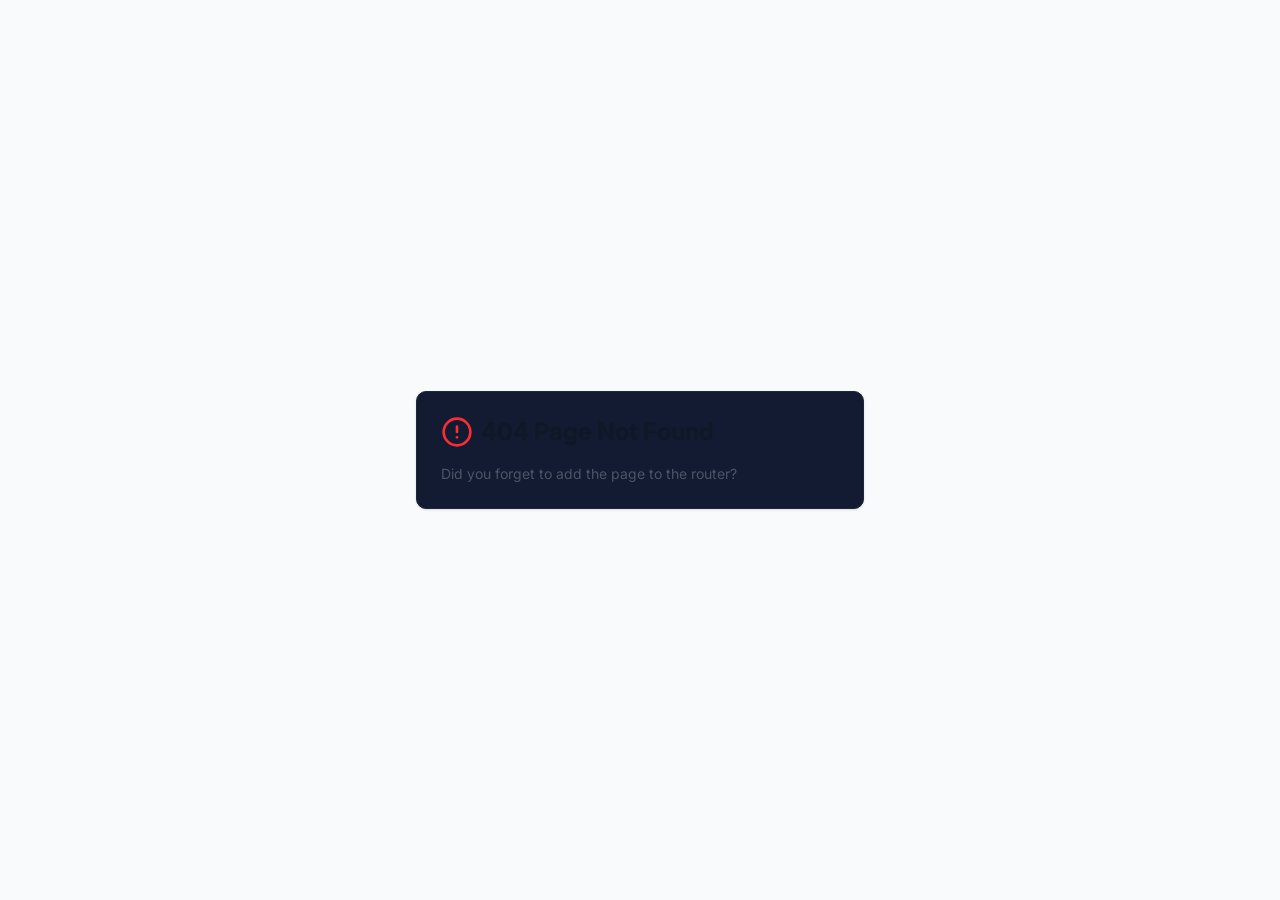
<file: scorecard/index.html>
<!DOCTYPE html>
<html lang="en">
  <head>
    <meta charset="UTF-8" />
    <meta name="viewport" content="width=device-width, initial-scale=1.0" />
    <title>GCC Market Readiness Scorecard — KL MedTech</title>
    <meta name="description" content="12 questions. 4 minutes. Find out where your medical device sits in the GCC competitive landscape and how ready your organisation is to move." />

    <!-- Open Graph / LinkedIn -->
    <meta property="og:type" content="website" />
    <meta property="og:url" content="https://www.kl-advisory.ae/scorecard/" />
    <meta property="og:title" content="GCC Market Readiness Scorecard — KL MedTech" />
    <meta property="og:description" content="12 questions. 4 minutes. Find out where your medical device sits in the GCC competitive landscape and how ready your organisation is to move." />
    <meta property="og:image" content="https://www.kl-advisory.ae/scorecard/og-image.jpg" />
    <meta property="og:image:width" content="1200" />
    <meta property="og:image:height" content="630" />
    <meta property="og:image:type" content="image/jpeg" />
    <meta property="og:site_name" content="KL MedTech" />

    <!-- Twitter / X -->
    <meta name="twitter:card" content="summary_large_image" />
    <meta name="twitter:title" content="GCC Market Readiness Scorecard — KL MedTech" />
    <meta name="twitter:description" content="12 questions. 4 minutes. Find out where your medical device sits in the GCC competitive landscape and how ready your organisation is to move." />
    <meta name="twitter:image" content="https://www.kl-advisory.ae/scorecard/og-image.jpg" />

    <link rel="icon" type="image/x-icon" href="/scorecard/favicon.ico" />

    <!-- Structured Data: ProfessionalService + WebApplication -->
    <script type="application/ld+json">
    [
      {
        "@context": "https://schema.org",
        "@type": "ProfessionalService",
        "name": "KL Advisory",
        "url": "https://www.kl-advisory.ae/",
        "logo": "https://www.kl-advisory.ae/assets/logo.png",
        "description": "GCC healthcare market entry advisory for MedTech companies. We help medical device and health technology companies enter and grow in the Gulf Cooperation Council market.",
        "areaServed": [
          {"@type": "Country", "name": "United Arab Emirates"},
          {"@type": "Country", "name": "Saudi Arabia"},
          {"@type": "Country", "name": "Qatar"},
          {"@type": "Country", "name": "Kuwait"},
          {"@type": "Country", "name": "Bahrain"},
          {"@type": "Country", "name": "Oman"}
        ],
        "knowsAbout": [
          "GCC market entry",
          "MedTech regulatory strategy",
          "Healthcare market access",
          "Medical device commercialisation",
          "Gulf healthcare systems"
        ],
        "sameAs": ["https://www.linkedin.com/company/kl-advisory"]
      },
      {
        "@context": "https://schema.org",
        "@type": "WebApplication",
        "name": "GCC Market Readiness Scorecard",
        "url": "https://www.kl-advisory.ae/scorecard/",
        "applicationCategory": "BusinessApplication",
        "description": "12 questions. 4 minutes. Find out where your medical device sits in the GCC competitive landscape and how ready your organisation is to move.",
        "offers": {
          "@type": "Offer",
          "price": "0",
          "priceCurrency": "USD"
        },
        "provider": {
          "@type": "ProfessionalService",
          "name": "KL Advisory",
          "url": "https://www.kl-advisory.ae/"
        },
        "about": {
          "@type": "Thing",
          "name": "GCC MedTech Market Entry Assessment"
        }
      }
    ]
    </script>
    <script>
      // Restore path encoded by 404.html SPA redirect (GitHub Pages)
      (function(l) {
        if (l.search[1] === '/') {
          var decoded = l.search.slice(1).split('&').map(function(s) {
            return s.replace(/~and~/g, '&');
          }).join('?');
          window.history.replaceState(null, null,
            l.pathname.slice(0, -1) + decoded + l.hash
          );
        }
      }(window.location));
    </script>
    <link rel="preconnect" href="https://fonts.googleapis.com">
    <link rel="preconnect" href="https://fonts.gstatic.com" crossorigin>
    <link href="https://fonts.googleapis.com/css2?family=Cormorant+Garamond:ital,wght@0,400;0,500;0,600;1,400;1,500&family=Karla:wght@300;400;500;600&display=swap" rel="stylesheet">
    <script type="module" crossorigin src="/scorecard/assets/index-BEVLM8PN.js"></script>
    <link rel="stylesheet" crossorigin href="/scorecard/assets/index-rmE4ViBr.css">
  </head>
  <body>
    <div id="root"></div>
  </body>
</html>
</file>
<file: scorecard/assets/index-rmE4ViBr.css>
@import"https://fonts.googleapis.com/css2?family=Cormorant+Garamond:ital,wght@0,400;0,600;0,700;1,400;1,600;1,700&family=Inter:wght@300;400;500;600&display=swap";@layer components;@layer properties{@supports (((-webkit-hyphens:none)) and (not (margin-trim:inline))) or ((-moz-orient:inline) and (not (color:rgb(from red r g b)))){*,:before,:after,::backdrop{--tw-translate-x:0;--tw-translate-y:0;--tw-translate-z:0;--tw-rotate-x:initial;--tw-rotate-y:initial;--tw-rotate-z:initial;--tw-skew-x:initial;--tw-skew-y:initial;--tw-space-y-reverse:0;--tw-space-x-reverse:0;--tw-border-style:solid;--tw-leading:initial;--tw-font-weight:initial;--tw-tracking:initial;--tw-ordinal:initial;--tw-slashed-zero:initial;--tw-numeric-figure:initial;--tw-numeric-spacing:initial;--tw-numeric-fraction:initial;--tw-shadow:0 0 #0000;--tw-shadow-color:initial;--tw-shadow-alpha:100%;--tw-inset-shadow:0 0 #0000;--tw-inset-shadow-color:initial;--tw-inset-shadow-alpha:100%;--tw-ring-color:initial;--tw-ring-shadow:0 0 #0000;--tw-inset-ring-color:initial;--tw-inset-ring-shadow:0 0 #0000;--tw-ring-inset:initial;--tw-ring-offset-width:0px;--tw-ring-offset-color:#fff;--tw-ring-offset-shadow:0 0 #0000;--tw-outline-style:solid;--tw-duration:initial;--tw-ease:initial;--tw-content:"";--tw-animation-delay:0s;--tw-animation-direction:normal;--tw-animation-duration:initial;--tw-animation-fill-mode:none;--tw-animation-iteration-count:1;--tw-enter-blur:0;--tw-enter-opacity:1;--tw-enter-rotate:0;--tw-enter-scale:1;--tw-enter-translate-x:0;--tw-enter-translate-y:0;--tw-exit-blur:0;--tw-exit-opacity:1;--tw-exit-rotate:0;--tw-exit-scale:1;--tw-exit-translate-x:0;--tw-exit-translate-y:0}}}@layer theme{:root,:host{--color-red-50:oklch(97.1% .013 17.38);--color-red-300:oklch(80.8% .114 19.571);--color-red-400:oklch(70.4% .191 22.216);--color-red-500:oklch(63.7% .237 25.331);--color-red-600:oklch(57.7% .245 27.325);--color-amber-300:oklch(87.9% .169 91.605);--color-amber-400:oklch(82.8% .189 84.429);--color-amber-500:oklch(76.9% .188 70.08);--color-emerald-400:oklch(76.5% .177 163.223);--color-emerald-500:oklch(69.6% .17 162.48);--color-emerald-600:oklch(59.6% .145 163.225);--color-sky-300:oklch(82.8% .111 230.318);--color-sky-400:oklch(74.6% .16 232.661);--color-sky-500:oklch(68.5% .169 237.323);--color-gray-50:oklch(98.5% .002 247.839);--color-gray-600:oklch(44.6% .03 256.802);--color-gray-900:oklch(21% .034 264.665);--color-black:#000;--color-white:#fff;--spacing:.25rem;--container-sm:24rem;--container-md:28rem;--container-lg:32rem;--container-xl:36rem;--container-3xl:48rem;--container-4xl:56rem;--container-5xl:64rem;--text-xs:.75rem;--text-xs--line-height:calc(1 / .75);--text-sm:.875rem;--text-sm--line-height:calc(1.25 / .875);--text-base:1rem;--text-base--line-height: 1.5 ;--text-lg:1.125rem;--text-lg--line-height:calc(1.75 / 1.125);--text-xl:1.25rem;--text-xl--line-height:calc(1.75 / 1.25);--text-2xl:1.5rem;--text-2xl--line-height:calc(2 / 1.5);--text-3xl:1.875rem;--text-3xl--line-height: 1.2 ;--text-4xl:2.25rem;--text-4xl--line-height:calc(2.5 / 2.25);--text-5xl:3rem;--text-5xl--line-height:1;--text-6xl:3.75rem;--text-6xl--line-height:1;--font-weight-normal:400;--font-weight-medium:500;--font-weight-semibold:600;--font-weight-bold:700;--tracking-tight:-.025em;--tracking-wider:.05em;--tracking-widest:.1em;--leading-tight:1.25;--leading-snug:1.375;--leading-normal:1.5;--leading-relaxed:1.625;--ease-out:cubic-bezier(0, 0, .2, 1);--ease-in-out:cubic-bezier(.4, 0, .2, 1);--animate-spin:spin 1s linear infinite;--animate-pulse:pulse 2s cubic-bezier(.4, 0, .6, 1) infinite;--aspect-video:16 / 9;--default-transition-duration:.15s;--default-transition-timing-function:cubic-bezier(.4, 0, .2, 1);--default-font-family:var(--app-font-sans);--default-mono-font-family:var(--app-font-mono);--color-border:hsl(var(--border))}}@layer base{*,:after,:before,::backdrop{box-sizing:border-box;border:0 solid;margin:0;padding:0}::file-selector-button{box-sizing:border-box;border:0 solid;margin:0;padding:0}html,:host{-webkit-text-size-adjust:100%;tab-size:4;line-height:1.5;font-family:var(--default-font-family,ui-sans-serif, system-ui, sans-serif, "Apple Color Emoji", "Segoe UI Emoji", "Segoe UI Symbol", "Noto Color Emoji");font-feature-settings:var(--default-font-feature-settings,normal);font-variation-settings:var(--default-font-variation-settings,normal);-webkit-tap-highlight-color:transparent}hr{height:0;color:inherit;border-top-width:1px}abbr:where([title]){-webkit-text-decoration:underline dotted;text-decoration:underline dotted}h1,h2,h3,h4,h5,h6{font-size:inherit;font-weight:inherit}a{color:inherit;-webkit-text-decoration:inherit;text-decoration:inherit}b,strong{font-weight:bolder}code,kbd,samp,pre{font-family:var(--default-mono-font-family,ui-monospace, SFMono-Regular, Menlo, Monaco, Consolas, "Liberation Mono", "Courier New", monospace);font-feature-settings:var(--default-mono-font-feature-settings,normal);font-variation-settings:var(--default-mono-font-variation-settings,normal);font-size:1em}small{font-size:80%}sub,sup{vertical-align:baseline;font-size:75%;line-height:0;position:relative}sub{bottom:-.25em}sup{top:-.5em}table{text-indent:0;border-color:inherit;border-collapse:collapse}:-moz-focusring{outline:auto}progress{vertical-align:baseline}summary{display:list-item}ol,ul,menu{list-style:none}img,svg,video,canvas,audio,iframe,embed,object{vertical-align:middle;display:block}img,video{max-width:100%;height:auto}button,input,select,optgroup,textarea{font:inherit;font-feature-settings:inherit;font-variation-settings:inherit;letter-spacing:inherit;color:inherit;opacity:1;background-color:#0000;border-radius:0}::file-selector-button{font:inherit;font-feature-settings:inherit;font-variation-settings:inherit;letter-spacing:inherit;color:inherit;opacity:1;background-color:#0000;border-radius:0}:where(select:is([multiple],[size])) optgroup{font-weight:bolder}:where(select:is([multiple],[size])) optgroup option{padding-inline-start:20px}::file-selector-button{margin-inline-end:4px}::placeholder{opacity:1}@supports (not ((-webkit-appearance:-apple-pay-button))) or (contain-intrinsic-size:1px){::placeholder{color:currentColor}@supports (color:color-mix(in lab,red,red)){::placeholder{color:color-mix(in oklab,currentcolor 50%,transparent)}}}textarea{resize:vertical}::-webkit-search-decoration{-webkit-appearance:none}::-webkit-date-and-time-value{min-height:1lh;text-align:inherit}::-webkit-datetime-edit{display:inline-flex}::-webkit-datetime-edit-fields-wrapper{padding:0}::-webkit-datetime-edit{padding-block:0}::-webkit-datetime-edit-year-field{padding-block:0}::-webkit-datetime-edit-month-field{padding-block:0}::-webkit-datetime-edit-day-field{padding-block:0}::-webkit-datetime-edit-hour-field{padding-block:0}::-webkit-datetime-edit-minute-field{padding-block:0}::-webkit-datetime-edit-second-field{padding-block:0}::-webkit-datetime-edit-millisecond-field{padding-block:0}::-webkit-datetime-edit-meridiem-field{padding-block:0}::-webkit-calendar-picker-indicator{line-height:1}:-moz-ui-invalid{box-shadow:none}button,input:where([type=button],[type=reset],[type=submit]){appearance:button}::file-selector-button{appearance:button}::-webkit-inner-spin-button{height:auto}::-webkit-outer-spin-button{height:auto}[hidden]:where(:not([hidden=until-found])){display:none!important}*{border-color:hsl(var(--border))}body{background-color:hsl(var(--background));font-family:var(--app-font-sans);color:hsl(var(--foreground));-webkit-font-smoothing:antialiased;-moz-osx-font-smoothing:grayscale}}@layer utilities{.\@container\/field-group{container:field-group/inline-size}.pointer-events-auto{pointer-events:auto}.pointer-events-none{pointer-events:none}.invisible{visibility:hidden}.visible{visibility:visible}.sr-only{clip-path:inset(50%);white-space:nowrap;border-width:0;width:1px;height:1px;margin:-1px;padding:0;position:absolute;overflow:hidden}.absolute{position:absolute}.fixed{position:fixed}.relative{position:relative}.static{position:static}.sticky{position:sticky}.inset-0{inset:calc(var(--spacing) * 0)}.inset-x-0{inset-inline:calc(var(--spacing) * 0)}.inset-y-0{inset-block:calc(var(--spacing) * 0)}.start{inset-inline-start:var(--spacing)}.end{inset-inline-end:var(--spacing)}.-top-12{top:calc(var(--spacing) * -12)}.top-0{top:calc(var(--spacing) * 0)}.top-1\.5{top:calc(var(--spacing) * 1.5)}.top-1\/2{top:50%}.top-2{top:calc(var(--spacing) * 2)}.top-3\.5{top:calc(var(--spacing) * 3.5)}.top-4{top:calc(var(--spacing) * 4)}.top-\[1px\]{top:1px}.top-\[50\%\]{top:50%}.top-\[60\%\]{top:60%}.top-full{top:100%}.-right-12{right:calc(var(--spacing) * -12)}.right-0{right:calc(var(--spacing) * 0)}.right-1{right:calc(var(--spacing) * 1)}.right-2{right:calc(var(--spacing) * 2)}.right-3{right:calc(var(--spacing) * 3)}.right-4{right:calc(var(--spacing) * 4)}.-bottom-12{bottom:calc(var(--spacing) * -12)}.bottom-0{bottom:calc(var(--spacing) * 0)}.-left-12{left:calc(var(--spacing) * -12)}.left-0{left:calc(var(--spacing) * 0)}.left-1\/2{left:50%}.left-2{left:calc(var(--spacing) * 2)}.left-\[50\%\]{left:50%}.z-10{z-index:10}.z-20{z-index:20}.z-50{z-index:50}.z-\[1\]{z-index:1}.z-\[100\]{z-index:100}.order-first{order:-9999}.order-last{order:9999}.container{width:100%}@media(min-width:40rem){.container{max-width:40rem}}@media(min-width:48rem){.container{max-width:48rem}}@media(min-width:64rem){.container{max-width:64rem}}@media(min-width:80rem){.container{max-width:80rem}}@media(min-width:96rem){.container{max-width:96rem}}.\!m-0{margin:calc(var(--spacing) * 0)!important}.-mx-1{margin-inline:calc(var(--spacing) * -1)}.mx-2{margin-inline:calc(var(--spacing) * 2)}.mx-3\.5{margin-inline:calc(var(--spacing) * 3.5)}.mx-4{margin-inline:calc(var(--spacing) * 4)}.mx-auto{margin-inline:auto}.-my-2{margin-block:calc(var(--spacing) * -2)}.my-0{margin-block:calc(var(--spacing) * 0)}.my-0\.5{margin-block:calc(var(--spacing) * .5)}.my-1{margin-block:calc(var(--spacing) * 1)}.-mt-4{margin-top:calc(var(--spacing) * -4)}.mt-0\.5{margin-top:calc(var(--spacing) * .5)}.mt-1{margin-top:calc(var(--spacing) * 1)}.mt-1\.5{margin-top:calc(var(--spacing) * 1.5)}.mt-2{margin-top:calc(var(--spacing) * 2)}.mt-4{margin-top:calc(var(--spacing) * 4)}.mt-6{margin-top:calc(var(--spacing) * 6)}.mt-8{margin-top:calc(var(--spacing) * 8)}.mt-24{margin-top:calc(var(--spacing) * 24)}.mt-auto{margin-top:auto}.mr-1{margin-right:calc(var(--spacing) * 1)}.mr-2{margin-right:calc(var(--spacing) * 2)}.mb-1{margin-bottom:calc(var(--spacing) * 1)}.mb-1\.5{margin-bottom:calc(var(--spacing) * 1.5)}.mb-2{margin-bottom:calc(var(--spacing) * 2)}.mb-3{margin-bottom:calc(var(--spacing) * 3)}.mb-4{margin-bottom:calc(var(--spacing) * 4)}.mb-5{margin-bottom:calc(var(--spacing) * 5)}.mb-6{margin-bottom:calc(var(--spacing) * 6)}.mb-8{margin-bottom:calc(var(--spacing) * 8)}.mb-10{margin-bottom:calc(var(--spacing) * 10)}.-ml-4{margin-left:calc(var(--spacing) * -4)}.ml-1{margin-left:calc(var(--spacing) * 1)}.ml-2{margin-left:calc(var(--spacing) * 2)}.ml-4{margin-left:calc(var(--spacing) * 4)}.ml-auto{margin-left:auto}.line-clamp-2{-webkit-line-clamp:2;-webkit-box-orient:vertical;display:-webkit-box;overflow:hidden}.block{display:block}.flex{display:flex}.grid{display:grid}.hidden{display:none}.inline-block{display:inline-block}.inline-flex{display:inline-flex}.table{display:table}.aspect-square{aspect-ratio:1}.aspect-video{aspect-ratio:var(--aspect-video)}.size-4{width:calc(var(--spacing) * 4);height:calc(var(--spacing) * 4)}.size-6{width:calc(var(--spacing) * 6);height:calc(var(--spacing) * 6)}.size-8{width:calc(var(--spacing) * 8);height:calc(var(--spacing) * 8)}.size-10{width:calc(var(--spacing) * 10);height:calc(var(--spacing) * 10)}.size-\[--cell-size\]{width:--cell-size;height:--cell-size}.h-0\.5{height:calc(var(--spacing) * .5)}.h-1\.5{height:calc(var(--spacing) * 1.5)}.h-2{height:calc(var(--spacing) * 2)}.h-2\.5{height:calc(var(--spacing) * 2.5)}.h-3{height:calc(var(--spacing) * 3)}.h-3\.5{height:calc(var(--spacing) * 3.5)}.h-4{height:calc(var(--spacing) * 4)}.h-5{height:calc(var(--spacing) * 5)}.h-6{height:calc(var(--spacing) * 6)}.h-7{height:calc(var(--spacing) * 7)}.h-8{height:calc(var(--spacing) * 8)}.h-9{height:calc(var(--spacing) * 9)}.h-10{height:calc(var(--spacing) * 10)}.h-12{height:calc(var(--spacing) * 12)}.h-14{height:calc(var(--spacing) * 14)}.h-36{height:calc(var(--spacing) * 36)}.h-\[--cell-size\]{height:--cell-size}.h-\[1px\]{height:1px}.h-\[58px\]{height:58px}.h-\[var\(--radix-navigation-menu-viewport-height\)\]{height:var(--radix-navigation-menu-viewport-height)}.h-\[var\(--radix-select-trigger-height\)\]{height:var(--radix-select-trigger-height)}.h-auto{height:auto}.h-full{height:100%}.h-px{height:1px}.h-svh{height:100svh}.max-h-\[--radix-context-menu-content-available-height\]{max-height:--radix-context-menu-content-available-height}.max-h-\[--radix-select-content-available-height\]{max-height:--radix-select-content-available-height}.max-h-\[300px\]{max-height:300px}.max-h-\[var\(--radix-dropdown-menu-content-available-height\)\]{max-height:var(--radix-dropdown-menu-content-available-height)}.max-h-screen{max-height:100vh}.min-h-0{min-height:calc(var(--spacing) * 0)}.min-h-8{min-height:calc(var(--spacing) * 8)}.min-h-9{min-height:calc(var(--spacing) * 9)}.min-h-10{min-height:calc(var(--spacing) * 10)}.min-h-\[60px\]{min-height:60px}.min-h-\[100dvh\]{min-height:100dvh}.min-h-screen{min-height:100vh}.min-h-svh{min-height:100svh}.w-0{width:calc(var(--spacing) * 0)}.w-1{width:calc(var(--spacing) * 1)}.w-1\.5{width:calc(var(--spacing) * 1.5)}.w-2{width:calc(var(--spacing) * 2)}.w-2\.5{width:calc(var(--spacing) * 2.5)}.w-3{width:calc(var(--spacing) * 3)}.w-3\.5{width:calc(var(--spacing) * 3.5)}.w-3\/4{width:75%}.w-4{width:calc(var(--spacing) * 4)}.w-5{width:calc(var(--spacing) * 5)}.w-7{width:calc(var(--spacing) * 7)}.w-8{width:calc(var(--spacing) * 8)}.w-9{width:calc(var(--spacing) * 9)}.w-10{width:calc(var(--spacing) * 10)}.w-14{width:calc(var(--spacing) * 14)}.w-36{width:calc(var(--spacing) * 36)}.w-64{width:calc(var(--spacing) * 64)}.w-72{width:calc(var(--spacing) * 72)}.w-\[--cell-size\]{width:--cell-size}.w-\[1px\]{width:1px}.w-\[100px\]{width:100px}.w-\[var\(--sidebar-width\)\]{width:var(--sidebar-width)}.w-auto{width:auto}.w-fit{width:fit-content}.w-full{width:100%}.w-max{width:max-content}.w-px{width:1px}.max-w-3xl{max-width:var(--container-3xl)}.max-w-4xl{max-width:var(--container-4xl)}.max-w-5xl{max-width:var(--container-5xl)}.max-w-\[var\(--skeleton-width\)\]{max-width:var(--skeleton-width)}.max-w-lg{max-width:var(--container-lg)}.max-w-max{max-width:max-content}.max-w-md{max-width:var(--container-md)}.max-w-sm{max-width:var(--container-sm)}.max-w-xl{max-width:var(--container-xl)}.min-w-0{min-width:calc(var(--spacing) * 0)}.min-w-5{min-width:calc(var(--spacing) * 5)}.min-w-8{min-width:calc(var(--spacing) * 8)}.min-w-9{min-width:calc(var(--spacing) * 9)}.min-w-10{min-width:calc(var(--spacing) * 10)}.min-w-\[--cell-size\]{min-width:--cell-size}.min-w-\[8rem\]{min-width:8rem}.min-w-\[12rem\]{min-width:12rem}.min-w-\[var\(--radix-select-trigger-width\)\]{min-width:var(--radix-select-trigger-width)}.flex-1{flex:1}.flex-shrink{flex-shrink:1}.flex-shrink-0,.shrink-0{flex-shrink:0}.grow{flex-grow:1}.grow-0{flex-grow:0}.basis-full{flex-basis:100%}.caption-bottom{caption-side:bottom}.border-collapse{border-collapse:collapse}.origin-\[--radix-context-menu-content-transform-origin\]{transform-origin:--radix-context-menu-content-transform-origin}.origin-\[--radix-dropdown-menu-content-transform-origin\]{transform-origin:--radix-dropdown-menu-content-transform-origin}.origin-\[--radix-hover-card-content-transform-origin\]{transform-origin:--radix-hover-card-content-transform-origin}.origin-\[--radix-menubar-content-transform-origin\]{transform-origin:--radix-menubar-content-transform-origin}.origin-\[--radix-popover-content-transform-origin\]{transform-origin:--radix-popover-content-transform-origin}.origin-\[--radix-select-content-transform-origin\]{transform-origin:--radix-select-content-transform-origin}.origin-\[--radix-tooltip-content-transform-origin\]{transform-origin:--radix-tooltip-content-transform-origin}.-translate-x-1\/2{--tw-translate-x: -50% ;translate:var(--tw-translate-x) var(--tw-translate-y)}.-translate-x-px{--tw-translate-x:-1px;translate:var(--tw-translate-x) var(--tw-translate-y)}.translate-x-\[-50\%\]{--tw-translate-x:-50%;translate:var(--tw-translate-x) var(--tw-translate-y)}.translate-x-px{--tw-translate-x:1px;translate:var(--tw-translate-x) var(--tw-translate-y)}.-translate-y-1\/2{--tw-translate-y: -50% ;translate:var(--tw-translate-x) var(--tw-translate-y)}.translate-y-\[-50\%\]{--tw-translate-y:-50%;translate:var(--tw-translate-x) var(--tw-translate-y)}.-rotate-90{rotate:-90deg}.rotate-45{rotate:45deg}.rotate-90{rotate:90deg}.transform{transform:var(--tw-rotate-x,) var(--tw-rotate-y,) var(--tw-rotate-z,) var(--tw-skew-x,) var(--tw-skew-y,)}.animate-caret-blink{animation:1.25s ease-out infinite caret-blink}.animate-in{animation:enter var(--tw-animation-duration,var(--tw-duration,.15s))var(--tw-ease,ease)var(--tw-animation-delay,0s)var(--tw-animation-iteration-count,1)var(--tw-animation-direction,normal)var(--tw-animation-fill-mode,none)}.animate-pulse{animation:var(--animate-pulse)}.animate-spin{animation:var(--animate-spin)}.cursor-default{cursor:default}.cursor-pointer{cursor:pointer}.cursor-text{cursor:text}.touch-none{touch-action:none}.resize-none{resize:none}.list-disc{list-style-type:disc}.list-none{list-style-type:none}.grid-cols-1{grid-template-columns:repeat(1,minmax(0,1fr))}.flex-col{flex-direction:column}.flex-col-reverse{flex-direction:column-reverse}.flex-row{flex-direction:row}.flex-wrap{flex-wrap:wrap}.place-content-center{place-content:center}.items-baseline{align-items:baseline}.items-center{align-items:center}.items-end{align-items:flex-end}.items-start{align-items:flex-start}.items-stretch{align-items:stretch}.justify-between{justify-content:space-between}.justify-center{justify-content:center}.justify-start{justify-content:flex-start}.gap-1{gap:calc(var(--spacing) * 1)}.gap-1\.5{gap:calc(var(--spacing) * 1.5)}.gap-2{gap:calc(var(--spacing) * 2)}.gap-2\.5{gap:calc(var(--spacing) * 2.5)}.gap-3{gap:calc(var(--spacing) * 3)}.gap-4{gap:calc(var(--spacing) * 4)}.gap-5{gap:calc(var(--spacing) * 5)}.gap-6{gap:calc(var(--spacing) * 6)}.gap-7{gap:calc(var(--spacing) * 7)}:where(.space-y-1\.5>:not(:last-child)){--tw-space-y-reverse:0;margin-block-start:calc(calc(var(--spacing) * 1.5) * var(--tw-space-y-reverse));margin-block-end:calc(calc(var(--spacing) * 1.5) * calc(1 - var(--tw-space-y-reverse)))}:where(.space-y-2>:not(:last-child)){--tw-space-y-reverse:0;margin-block-start:calc(calc(var(--spacing) * 2) * var(--tw-space-y-reverse));margin-block-end:calc(calc(var(--spacing) * 2) * calc(1 - var(--tw-space-y-reverse)))}:where(.space-y-2\.5>:not(:last-child)){--tw-space-y-reverse:0;margin-block-start:calc(calc(var(--spacing) * 2.5) * var(--tw-space-y-reverse));margin-block-end:calc(calc(var(--spacing) * 2.5) * calc(1 - var(--tw-space-y-reverse)))}:where(.space-y-3>:not(:last-child)){--tw-space-y-reverse:0;margin-block-start:calc(calc(var(--spacing) * 3) * var(--tw-space-y-reverse));margin-block-end:calc(calc(var(--spacing) * 3) * calc(1 - var(--tw-space-y-reverse)))}:where(.space-y-4>:not(:last-child)){--tw-space-y-reverse:0;margin-block-start:calc(calc(var(--spacing) * 4) * var(--tw-space-y-reverse));margin-block-end:calc(calc(var(--spacing) * 4) * calc(1 - var(--tw-space-y-reverse)))}:where(.space-y-8>:not(:last-child)){--tw-space-y-reverse:0;margin-block-start:calc(calc(var(--spacing) * 8) * var(--tw-space-y-reverse));margin-block-end:calc(calc(var(--spacing) * 8) * calc(1 - var(--tw-space-y-reverse)))}:where(.space-y-12>:not(:last-child)){--tw-space-y-reverse:0;margin-block-start:calc(calc(var(--spacing) * 12) * var(--tw-space-y-reverse));margin-block-end:calc(calc(var(--spacing) * 12) * calc(1 - var(--tw-space-y-reverse)))}.gap-x-2{column-gap:calc(var(--spacing) * 2)}:where(.space-x-1>:not(:last-child)){--tw-space-x-reverse:0;margin-inline-start:calc(calc(var(--spacing) * 1) * var(--tw-space-x-reverse));margin-inline-end:calc(calc(var(--spacing) * 1) * calc(1 - var(--tw-space-x-reverse)))}:where(.space-x-4>:not(:last-child)){--tw-space-x-reverse:0;margin-inline-start:calc(calc(var(--spacing) * 4) * var(--tw-space-x-reverse));margin-inline-end:calc(calc(var(--spacing) * 4) * calc(1 - var(--tw-space-x-reverse)))}.gap-y-0\.5{row-gap:calc(var(--spacing) * .5)}.self-center{align-self:center}.self-start{align-self:flex-start}.self-stretch{align-self:stretch}.overflow-auto{overflow:auto}.overflow-hidden{overflow:hidden}.overflow-x-hidden{overflow-x:hidden}.overflow-y-auto{overflow-y:auto}.rounded{border-radius:.25rem}.rounded-\[2px\]{border-radius:2px}.rounded-\[calc\(var\(--radius\)-5px\)\]{border-radius:calc(var(--radius) - 5px)}.rounded-\[inherit\]{border-radius:inherit}.rounded-full{border-radius:3.40282e38px}.rounded-lg{border-radius:var(--radius)}.rounded-md{border-radius:calc(var(--radius) - 2px)}.rounded-none{border-radius:0}.rounded-sm{border-radius:calc(var(--radius) - 4px)}.rounded-xl{border-radius:calc(var(--radius) + 4px)}.rounded-t-\[10px\]{border-top-left-radius:10px;border-top-right-radius:10px}.rounded-l-md{border-top-left-radius:calc(var(--radius) - 2px);border-bottom-left-radius:calc(var(--radius) - 2px)}.rounded-tl-sm{border-top-left-radius:calc(var(--radius) - 4px)}.rounded-r-md{border-top-right-radius:calc(var(--radius) - 2px);border-bottom-right-radius:calc(var(--radius) - 2px)}.border{border-style:var(--tw-border-style);border-width:1px}.border-0{border-style:var(--tw-border-style);border-width:0}.border-2{border-style:var(--tw-border-style);border-width:2px}.border-\[1\.5px\]{border-style:var(--tw-border-style);border-width:1.5px}.border-y{border-block-style:var(--tw-border-style);border-block-width:1px}.border-t{border-top-style:var(--tw-border-style);border-top-width:1px}.border-r{border-right-style:var(--tw-border-style);border-right-width:1px}.border-b{border-bottom-style:var(--tw-border-style);border-bottom-width:1px}.border-l{border-left-style:var(--tw-border-style);border-left-width:1px}.border-l-2{border-left-style:var(--tw-border-style);border-left-width:2px}.border-dashed{--tw-border-style:dashed;border-style:dashed}.\[border-color\:var\(--badge-outline\)\]{border-color:var(--badge-outline)}.\[border-color\:var\(--button-outline\)\]{border-color:var(--button-outline)}.border-\[--color-border\]{border-color:--color-border}.border-amber-400\/25{border-color:#fcbb0040}@supports (color:color-mix(in lab,red,red)){.border-amber-400\/25{border-color:color-mix(in oklab,var(--color-amber-400) 25%,transparent)}}.border-amber-400\/30{border-color:#fcbb004d}@supports (color:color-mix(in lab,red,red)){.border-amber-400\/30{border-color:color-mix(in oklab,var(--color-amber-400) 30%,transparent)}}.border-amber-500\/25{border-color:#f99c0040}@supports (color:color-mix(in lab,red,red)){.border-amber-500\/25{border-color:color-mix(in oklab,var(--color-amber-500) 25%,transparent)}}.border-black{border-color:var(--color-black)}.border-border,.border-border\/50{border-color:hsl(var(--border))}@supports (color:color-mix(in lab,red,red)){.border-border\/50{border-color:color-mix(in oklab,hsl(var(--border)) 50%,transparent)}}.border-destructive{border-color:hsl(var(--destructive))}.border-destructive-border{border-color:var(--destructive-border)}.border-destructive\/50{border-color:hsl(var(--destructive))}@supports (color:color-mix(in lab,red,red)){.border-destructive\/50{border-color:color-mix(in oklab,hsl(var(--destructive)) 50%,transparent)}}.border-emerald-500\/25{border-color:#00bb7f40}@supports (color:color-mix(in lab,red,red)){.border-emerald-500\/25{border-color:color-mix(in oklab,var(--color-emerald-500) 25%,transparent)}}.border-input{border-color:hsl(var(--input))}.border-muted-foreground\/30{border-color:hsl(var(--muted-foreground))}@supports (color:color-mix(in lab,red,red)){.border-muted-foreground\/30{border-color:color-mix(in oklab,hsl(var(--muted-foreground)) 30%,transparent)}}.border-primary{border-color:hsl(var(--primary))}.border-primary-border{border-color:var(--primary-border)}.border-primary\/20{border-color:hsl(var(--primary))}@supports (color:color-mix(in lab,red,red)){.border-primary\/20{border-color:color-mix(in oklab,hsl(var(--primary)) 20%,transparent)}}.border-primary\/25{border-color:hsl(var(--primary))}@supports (color:color-mix(in lab,red,red)){.border-primary\/25{border-color:color-mix(in oklab,hsl(var(--primary)) 25%,transparent)}}.border-primary\/30{border-color:hsl(var(--primary))}@supports (color:color-mix(in lab,red,red)){.border-primary\/30{border-color:color-mix(in oklab,hsl(var(--primary)) 30%,transparent)}}.border-primary\/50{border-color:hsl(var(--primary))}@supports (color:color-mix(in lab,red,red)){.border-primary\/50{border-color:color-mix(in oklab,hsl(var(--primary)) 50%,transparent)}}.border-red-400\/25{border-color:#ff656840}@supports (color:color-mix(in lab,red,red)){.border-red-400\/25{border-color:color-mix(in oklab,var(--color-red-400) 25%,transparent)}}.border-red-400\/40{border-color:#ff656866}@supports (color:color-mix(in lab,red,red)){.border-red-400\/40{border-color:color-mix(in oklab,var(--color-red-400) 40%,transparent)}}.border-secondary-border{border-color:var(--secondary-border)}.border-sidebar-border{border-color:hsl(var(--sidebar-border))}.border-sky-400\/30{border-color:#00bcfe4d}@supports (color:color-mix(in lab,red,red)){.border-sky-400\/30{border-color:color-mix(in oklab,var(--color-sky-400) 30%,transparent)}}.border-sky-500\/25{border-color:#00a5ef40}@supports (color:color-mix(in lab,red,red)){.border-sky-500\/25{border-color:color-mix(in oklab,var(--color-sky-500) 25%,transparent)}}.border-transparent{border-color:#0000}.border-white\/20{border-color:#fff3}@supports (color:color-mix(in lab,red,red)){.border-white\/20{border-color:color-mix(in oklab,var(--color-white) 20%,transparent)}}.border-t-transparent{border-top-color:#0000}.border-l-transparent{border-left-color:#0000}.bg-\[\#f5f2ed\]{background-color:#f5f2ed}.bg-\[--color-bg\]{background-color:--color-bg}.bg-accent{background-color:hsl(var(--accent))}.bg-amber-500\/8{background-color:#f99c0014}@supports (color:color-mix(in lab,red,red)){.bg-amber-500\/8{background-color:color-mix(in oklab,var(--color-amber-500) 8%,transparent)}}.bg-amber-500\/10{background-color:#f99c001a}@supports (color:color-mix(in lab,red,red)){.bg-amber-500\/10{background-color:color-mix(in oklab,var(--color-amber-500) 10%,transparent)}}.bg-amber-500\/15{background-color:#f99c0026}@supports (color:color-mix(in lab,red,red)){.bg-amber-500\/15{background-color:color-mix(in oklab,var(--color-amber-500) 15%,transparent)}}.bg-background{background-color:hsl(var(--background))}.bg-black\/10{background-color:#0000001a}@supports (color:color-mix(in lab,red,red)){.bg-black\/10{background-color:color-mix(in oklab,var(--color-black) 10%,transparent)}}.bg-black\/80{background-color:#000c}@supports (color:color-mix(in lab,red,red)){.bg-black\/80{background-color:color-mix(in oklab,var(--color-black) 80%,transparent)}}.bg-border{background-color:hsl(var(--border))}.bg-card{background-color:hsl(var(--card))}.bg-destructive{background-color:hsl(var(--destructive))}.bg-emerald-500\/10{background-color:#00bb7f1a}@supports (color:color-mix(in lab,red,red)){.bg-emerald-500\/10{background-color:color-mix(in oklab,var(--color-emerald-500) 10%,transparent)}}.bg-foreground{background-color:hsl(var(--foreground))}.bg-gray-50{background-color:var(--color-gray-50)}.bg-input{background-color:hsl(var(--input))}.bg-muted,.bg-muted\/50{background-color:hsl(var(--muted))}@supports (color:color-mix(in lab,red,red)){.bg-muted\/50{background-color:color-mix(in oklab,hsl(var(--muted)) 50%,transparent)}}.bg-popover{background-color:hsl(var(--popover))}.bg-primary,.bg-primary\/5{background-color:hsl(var(--primary))}@supports (color:color-mix(in lab,red,red)){.bg-primary\/5{background-color:color-mix(in oklab,hsl(var(--primary)) 5%,transparent)}}.bg-primary\/8{background-color:hsl(var(--primary))}@supports (color:color-mix(in lab,red,red)){.bg-primary\/8{background-color:color-mix(in oklab,hsl(var(--primary)) 8%,transparent)}}.bg-primary\/10{background-color:hsl(var(--primary))}@supports (color:color-mix(in lab,red,red)){.bg-primary\/10{background-color:color-mix(in oklab,hsl(var(--primary)) 10%,transparent)}}.bg-primary\/20{background-color:hsl(var(--primary))}@supports (color:color-mix(in lab,red,red)){.bg-primary\/20{background-color:color-mix(in oklab,hsl(var(--primary)) 20%,transparent)}}.bg-red-500\/8{background-color:#fb2c3614}@supports (color:color-mix(in lab,red,red)){.bg-red-500\/8{background-color:color-mix(in oklab,var(--color-red-500) 8%,transparent)}}.bg-secondary{background-color:hsl(var(--secondary))}.bg-sidebar{background-color:hsl(var(--sidebar))}.bg-sidebar-border{background-color:hsl(var(--sidebar-border))}.bg-sky-500\/10{background-color:#00a5ef1a}@supports (color:color-mix(in lab,red,red)){.bg-sky-500\/10{background-color:color-mix(in oklab,var(--color-sky-500) 10%,transparent)}}.bg-sky-500\/15{background-color:#00a5ef26}@supports (color:color-mix(in lab,red,red)){.bg-sky-500\/15{background-color:color-mix(in oklab,var(--color-sky-500) 15%,transparent)}}.bg-transparent{background-color:#0000}.bg-white\/10{background-color:#ffffff1a}@supports (color:color-mix(in lab,red,red)){.bg-white\/10{background-color:color-mix(in oklab,var(--color-white) 10%,transparent)}}.fill-current{fill:currentColor}.fill-primary{fill:hsl(var(--primary))}.p-0{padding:calc(var(--spacing) * 0)}.p-1{padding:calc(var(--spacing) * 1)}.p-2{padding:calc(var(--spacing) * 2)}.p-3{padding:calc(var(--spacing) * 3)}.p-4{padding:calc(var(--spacing) * 4)}.p-5{padding:calc(var(--spacing) * 5)}.p-6{padding:calc(var(--spacing) * 6)}.p-7{padding:calc(var(--spacing) * 7)}.p-8{padding:calc(var(--spacing) * 8)}.p-\[1px\]{padding:1px}.px-1{padding-inline:calc(var(--spacing) * 1)}.px-1\.5{padding-inline:calc(var(--spacing) * 1.5)}.px-2{padding-inline:calc(var(--spacing) * 2)}.px-2\.5{padding-inline:calc(var(--spacing) * 2.5)}.px-3{padding-inline:calc(var(--spacing) * 3)}.px-4{padding-inline:calc(var(--spacing) * 4)}.px-5{padding-inline:calc(var(--spacing) * 5)}.px-6{padding-inline:calc(var(--spacing) * 6)}.px-8{padding-inline:calc(var(--spacing) * 8)}.px-\[--cell-size\]{padding-inline:--cell-size}.py-0\.5{padding-block:calc(var(--spacing) * .5)}.py-1{padding-block:calc(var(--spacing) * 1)}.py-1\.5{padding-block:calc(var(--spacing) * 1.5)}.py-2{padding-block:calc(var(--spacing) * 2)}.py-3{padding-block:calc(var(--spacing) * 3)}.py-4{padding-block:calc(var(--spacing) * 4)}.py-6{padding-block:calc(var(--spacing) * 6)}.py-12{padding-block:calc(var(--spacing) * 12)}.py-16{padding-block:calc(var(--spacing) * 16)}.py-20{padding-block:calc(var(--spacing) * 20)}.pt-0{padding-top:calc(var(--spacing) * 0)}.pt-3{padding-top:calc(var(--spacing) * 3)}.pt-4{padding-top:calc(var(--spacing) * 4)}.pt-5{padding-top:calc(var(--spacing) * 5)}.pt-6{padding-top:calc(var(--spacing) * 6)}.pr-1{padding-right:calc(var(--spacing) * 1)}.pr-2{padding-right:calc(var(--spacing) * 2)}.pr-2\.5{padding-right:calc(var(--spacing) * 2.5)}.pr-3{padding-right:calc(var(--spacing) * 3)}.pr-8{padding-right:calc(var(--spacing) * 8)}.pb-3{padding-bottom:calc(var(--spacing) * 3)}.pb-4{padding-bottom:calc(var(--spacing) * 4)}.pb-6{padding-bottom:calc(var(--spacing) * 6)}.pl-2{padding-left:calc(var(--spacing) * 2)}.pl-2\.5{padding-left:calc(var(--spacing) * 2.5)}.pl-3{padding-left:calc(var(--spacing) * 3)}.pl-4{padding-left:calc(var(--spacing) * 4)}.pl-5{padding-left:calc(var(--spacing) * 5)}.pl-8{padding-left:calc(var(--spacing) * 8)}.text-center{text-align:center}.text-left{text-align:left}.text-right{text-align:right}.align-middle{vertical-align:middle}.font-mono{font-family:var(--app-font-mono)}.font-sans{font-family:var(--app-font-sans)}.font-serif{font-family:var(--app-font-serif)}.text-2xl{font-size:var(--text-2xl);line-height:var(--tw-leading,var(--text-2xl--line-height))}.text-3xl{font-size:var(--text-3xl);line-height:var(--tw-leading,var(--text-3xl--line-height))}.text-4xl{font-size:var(--text-4xl);line-height:var(--tw-leading,var(--text-4xl--line-height))}.text-5xl{font-size:var(--text-5xl);line-height:var(--tw-leading,var(--text-5xl--line-height))}.text-base{font-size:var(--text-base);line-height:var(--tw-leading,var(--text-base--line-height))}.text-lg{font-size:var(--text-lg);line-height:var(--tw-leading,var(--text-lg--line-height))}.text-sm{font-size:var(--text-sm);line-height:var(--tw-leading,var(--text-sm--line-height))}.text-sm\/relaxed{font-size:var(--text-sm);line-height:var(--leading-relaxed)}.text-xl{font-size:var(--text-xl);line-height:var(--tw-leading,var(--text-xl--line-height))}.text-xs{font-size:var(--text-xs);line-height:var(--tw-leading,var(--text-xs--line-height))}.text-\[0\.8rem\]{font-size:.8rem}.text-\[10px\]{font-size:10px}.text-\[11px\]{font-size:11px}.leading-none{--tw-leading:1;line-height:1}.leading-normal{--tw-leading:var(--leading-normal);line-height:var(--leading-normal)}.leading-relaxed{--tw-leading:var(--leading-relaxed);line-height:var(--leading-relaxed)}.leading-snug{--tw-leading:var(--leading-snug);line-height:var(--leading-snug)}.leading-tight{--tw-leading:var(--leading-tight);line-height:var(--leading-tight)}.font-bold{--tw-font-weight:var(--font-weight-bold);font-weight:var(--font-weight-bold)}.font-medium{--tw-font-weight:var(--font-weight-medium);font-weight:var(--font-weight-medium)}.font-normal{--tw-font-weight:var(--font-weight-normal);font-weight:var(--font-weight-normal)}.font-semibold{--tw-font-weight:var(--font-weight-semibold);font-weight:var(--font-weight-semibold)}.tracking-tight{--tw-tracking:var(--tracking-tight);letter-spacing:var(--tracking-tight)}.tracking-wider{--tw-tracking:var(--tracking-wider);letter-spacing:var(--tracking-wider)}.tracking-widest{--tw-tracking:var(--tracking-widest);letter-spacing:var(--tracking-widest)}.text-balance{text-wrap:balance}.break-words{overflow-wrap:break-word}.whitespace-nowrap{white-space:nowrap}.text-accent-foreground{color:hsl(var(--accent-foreground))}.text-amber-300{color:var(--color-amber-300)}.text-amber-300\/90{color:#ffd236e6}@supports (color:color-mix(in lab,red,red)){.text-amber-300\/90{color:color-mix(in oklab,var(--color-amber-300) 90%,transparent)}}.text-amber-400{color:var(--color-amber-400)}.text-amber-500{color:var(--color-amber-500)}.text-black\/30{color:#0000004d}@supports (color:color-mix(in lab,red,red)){.text-black\/30{color:color-mix(in oklab,var(--color-black) 30%,transparent)}}.text-black\/40{color:#0006}@supports (color:color-mix(in lab,red,red)){.text-black\/40{color:color-mix(in oklab,var(--color-black) 40%,transparent)}}.text-black\/50{color:#00000080}@supports (color:color-mix(in lab,red,red)){.text-black\/50{color:color-mix(in oklab,var(--color-black) 50%,transparent)}}.text-card-foreground{color:hsl(var(--card-foreground))}.text-current{color:currentColor}.text-destructive{color:hsl(var(--destructive))}.text-destructive-foreground{color:hsl(var(--destructive-foreground))}.text-emerald-400{color:var(--color-emerald-400)}.text-emerald-600{color:var(--color-emerald-600)}.text-foreground,.text-foreground\/50{color:hsl(var(--foreground))}@supports (color:color-mix(in lab,red,red)){.text-foreground\/50{color:color-mix(in oklab,hsl(var(--foreground)) 50%,transparent)}}.text-foreground\/70{color:hsl(var(--foreground))}@supports (color:color-mix(in lab,red,red)){.text-foreground\/70{color:color-mix(in oklab,hsl(var(--foreground)) 70%,transparent)}}.text-foreground\/80{color:hsl(var(--foreground))}@supports (color:color-mix(in lab,red,red)){.text-foreground\/80{color:color-mix(in oklab,hsl(var(--foreground)) 80%,transparent)}}.text-foreground\/90{color:hsl(var(--foreground))}@supports (color:color-mix(in lab,red,red)){.text-foreground\/90{color:color-mix(in oklab,hsl(var(--foreground)) 90%,transparent)}}.text-gray-600{color:var(--color-gray-600)}.text-gray-900{color:var(--color-gray-900)}.text-muted-foreground,.text-muted-foreground\/40{color:hsl(var(--muted-foreground))}@supports (color:color-mix(in lab,red,red)){.text-muted-foreground\/40{color:color-mix(in oklab,hsl(var(--muted-foreground)) 40%,transparent)}}.text-muted-foreground\/50{color:hsl(var(--muted-foreground))}@supports (color:color-mix(in lab,red,red)){.text-muted-foreground\/50{color:color-mix(in oklab,hsl(var(--muted-foreground)) 50%,transparent)}}.text-muted-foreground\/60{color:hsl(var(--muted-foreground))}@supports (color:color-mix(in lab,red,red)){.text-muted-foreground\/60{color:color-mix(in oklab,hsl(var(--muted-foreground)) 60%,transparent)}}.text-muted\/30{color:hsl(var(--muted))}@supports (color:color-mix(in lab,red,red)){.text-muted\/30{color:color-mix(in oklab,hsl(var(--muted)) 30%,transparent)}}.text-popover-foreground{color:hsl(var(--popover-foreground))}.text-primary{color:hsl(var(--primary))}.text-primary-foreground{color:hsl(var(--primary-foreground))}.text-red-400{color:var(--color-red-400)}.text-red-500{color:var(--color-red-500)}.text-secondary-foreground{color:hsl(var(--secondary-foreground))}.text-sidebar-foreground,.text-sidebar-foreground\/70{color:hsl(var(--sidebar-foreground))}@supports (color:color-mix(in lab,red,red)){.text-sidebar-foreground\/70{color:color-mix(in oklab,hsl(var(--sidebar-foreground)) 70%,transparent)}}.text-sky-300{color:var(--color-sky-300)}.text-white\/70{color:#ffffffb3}@supports (color:color-mix(in lab,red,red)){.text-white\/70{color:color-mix(in oklab,var(--color-white) 70%,transparent)}}.uppercase{text-transform:uppercase}.italic{font-style:italic}.tabular-nums{--tw-numeric-spacing:tabular-nums;font-variant-numeric:var(--tw-ordinal,) var(--tw-slashed-zero,) var(--tw-numeric-figure,) var(--tw-numeric-spacing,) var(--tw-numeric-fraction,)}.underline{text-decoration-line:underline}.underline-offset-4{text-underline-offset:4px}.opacity-0{opacity:0}.opacity-50{opacity:.5}.opacity-60{opacity:.6}.opacity-70{opacity:.7}.opacity-85{opacity:.85}.opacity-90{opacity:.9}.shadow{--tw-shadow:0 1px 3px 0 var(--tw-shadow-color,#0000001a), 0 1px 2px -1px var(--tw-shadow-color,#0000001a);box-shadow:var(--tw-inset-shadow),var(--tw-inset-ring-shadow),var(--tw-ring-offset-shadow),var(--tw-ring-shadow),var(--tw-shadow)}.shadow-\[0_0_0_1px_hsl\(var\(--sidebar-border\)\)\]{--tw-shadow:0 0 0 1px var(--tw-shadow-color,hsl(var(--sidebar-border)));box-shadow:var(--tw-inset-shadow),var(--tw-inset-ring-shadow),var(--tw-ring-offset-shadow),var(--tw-ring-shadow),var(--tw-shadow)}.shadow-lg{--tw-shadow:0 10px 15px -3px var(--tw-shadow-color,#0000001a), 0 4px 6px -4px var(--tw-shadow-color,#0000001a);box-shadow:var(--tw-inset-shadow),var(--tw-inset-ring-shadow),var(--tw-ring-offset-shadow),var(--tw-ring-shadow),var(--tw-shadow)}.shadow-md{--tw-shadow:0 4px 6px -1px var(--tw-shadow-color,#0000001a), 0 2px 4px -2px var(--tw-shadow-color,#0000001a);box-shadow:var(--tw-inset-shadow),var(--tw-inset-ring-shadow),var(--tw-ring-offset-shadow),var(--tw-ring-shadow),var(--tw-shadow)}.shadow-none{--tw-shadow:0 0 #0000;box-shadow:var(--tw-inset-shadow),var(--tw-inset-ring-shadow),var(--tw-ring-offset-shadow),var(--tw-ring-shadow),var(--tw-shadow)}.shadow-sm{--tw-shadow:0 1px 3px 0 var(--tw-shadow-color,#0000001a), 0 1px 2px -1px var(--tw-shadow-color,#0000001a);box-shadow:var(--tw-inset-shadow),var(--tw-inset-ring-shadow),var(--tw-ring-offset-shadow),var(--tw-ring-shadow),var(--tw-shadow)}.shadow-xl{--tw-shadow:0 20px 25px -5px var(--tw-shadow-color,#0000001a), 0 8px 10px -6px var(--tw-shadow-color,#0000001a);box-shadow:var(--tw-inset-shadow),var(--tw-inset-ring-shadow),var(--tw-ring-offset-shadow),var(--tw-ring-shadow),var(--tw-shadow)}.shadow-xs{--tw-shadow:0 1px 2px 0 var(--tw-shadow-color,#0000000d);box-shadow:var(--tw-inset-shadow),var(--tw-inset-ring-shadow),var(--tw-ring-offset-shadow),var(--tw-ring-shadow),var(--tw-shadow)}.ring-0{--tw-ring-shadow:var(--tw-ring-inset,) 0 0 0 calc(0px + var(--tw-ring-offset-width)) var(--tw-ring-color,currentcolor);box-shadow:var(--tw-inset-shadow),var(--tw-inset-ring-shadow),var(--tw-ring-offset-shadow),var(--tw-ring-shadow),var(--tw-shadow)}.ring-1{--tw-ring-shadow:var(--tw-ring-inset,) 0 0 0 calc(1px + var(--tw-ring-offset-width)) var(--tw-ring-color,currentcolor);box-shadow:var(--tw-inset-shadow),var(--tw-inset-ring-shadow),var(--tw-ring-offset-shadow),var(--tw-ring-shadow),var(--tw-shadow)}.ring-ring{--tw-ring-color:hsl(var(--ring))}.ring-sidebar-ring{--tw-ring-color:hsl(var(--sidebar-ring))}.ring-offset-background{--tw-ring-offset-color:hsl(var(--background))}.outline-hidden{--tw-outline-style:none;outline-style:none}@media(forced-colors:active){.outline-hidden{outline-offset:2px;outline:2px solid #0000}}.outline{outline-style:var(--tw-outline-style);outline-width:1px}.outline-2{outline-style:var(--tw-outline-style);outline-width:2px}.outline-offset-2{outline-offset:2px}.outline-transparent{outline-color:#0000}.transition{transition-property:color,background-color,border-color,outline-color,text-decoration-color,fill,stroke,--tw-gradient-from,--tw-gradient-via,--tw-gradient-to,opacity,box-shadow,transform,translate,scale,rotate,filter,-webkit-backdrop-filter,backdrop-filter,display,content-visibility,overlay,pointer-events;transition-timing-function:var(--tw-ease,var(--default-transition-timing-function));transition-duration:var(--tw-duration,var(--default-transition-duration))}.transition-\[color\,box-shadow\]{transition-property:color,box-shadow;transition-timing-function:var(--tw-ease,var(--default-transition-timing-function));transition-duration:var(--tw-duration,var(--default-transition-duration))}.transition-\[left\,right\,width\]{transition-property:left,right,width;transition-timing-function:var(--tw-ease,var(--default-transition-timing-function));transition-duration:var(--tw-duration,var(--default-transition-duration))}.transition-\[margin\,opacity\]{transition-property:margin,opacity;transition-timing-function:var(--tw-ease,var(--default-transition-timing-function));transition-duration:var(--tw-duration,var(--default-transition-duration))}.transition-\[width\,height\,padding\]{transition-property:width,height,padding;transition-timing-function:var(--tw-ease,var(--default-transition-timing-function));transition-duration:var(--tw-duration,var(--default-transition-duration))}.transition-\[width\]{transition-property:width;transition-timing-function:var(--tw-ease,var(--default-transition-timing-function));transition-duration:var(--tw-duration,var(--default-transition-duration))}.transition-all{transition-property:all;transition-timing-function:var(--tw-ease,var(--default-transition-timing-function));transition-duration:var(--tw-duration,var(--default-transition-duration))}.transition-colors{transition-property:color,background-color,border-color,outline-color,text-decoration-color,fill,stroke,--tw-gradient-from,--tw-gradient-via,--tw-gradient-to;transition-timing-function:var(--tw-ease,var(--default-transition-timing-function));transition-duration:var(--tw-duration,var(--default-transition-duration))}.transition-opacity{transition-property:opacity;transition-timing-function:var(--tw-ease,var(--default-transition-timing-function));transition-duration:var(--tw-duration,var(--default-transition-duration))}.transition-transform{transition-property:transform,translate,scale,rotate;transition-timing-function:var(--tw-ease,var(--default-transition-timing-function));transition-duration:var(--tw-duration,var(--default-transition-duration))}.duration-100{--tw-duration:.1s;transition-duration:.1s}.duration-150{--tw-duration:.15s;transition-duration:.15s}.duration-200{--tw-duration:.2s;transition-duration:.2s}.duration-300{--tw-duration:.3s;transition-duration:.3s}.duration-500{--tw-duration:.5s;transition-duration:.5s}.duration-1000{--tw-duration:1s;transition-duration:1s}.ease-in-out{--tw-ease:var(--ease-in-out);transition-timing-function:var(--ease-in-out)}.ease-linear{--tw-ease:linear;transition-timing-function:linear}.ease-out{--tw-ease:var(--ease-out);transition-timing-function:var(--ease-out)}.fade-in-0{--tw-enter-opacity:0}.outline-none{--tw-outline-style:none;outline-style:none}.select-none{-webkit-user-select:none;user-select:none}.zoom-in-95{--tw-enter-scale:.95}.\[--cell-size\:2rem\]{--cell-size:2rem}.running{animation-play-state:running}.group-focus-within\/menu-item\:opacity-100:is(:where(.group\/menu-item):focus-within *){opacity:1}@media(hover:hover){.group-hover\:text-foreground:is(:where(.group):hover *){color:hsl(var(--foreground))}.group-hover\:opacity-100:is(:where(.group):hover *),.group-hover\/menu-item\:opacity-100:is(:where(.group\/menu-item):hover *){opacity:1}}.group-has-data-\[sidebar\=menu-action\]\/menu-item\:pr-8:is(:where(.group\/menu-item):has([data-sidebar=menu-action]) *){padding-right:calc(var(--spacing) * 8)}.group-has-\[\[data-orientation\=horizontal\]\]\/field\:text-balance:is(:where(.group\/field):has([data-orientation=horizontal]) *){text-wrap:balance}.group-has-\[\[data-slot\=item-description\]\]\/item\:translate-y-0\.5:is(:where(.group\/item):has([data-slot=item-description]) *){--tw-translate-y:calc(var(--spacing) * .5);translate:var(--tw-translate-x) var(--tw-translate-y)}.group-has-\[\[data-slot\=item-description\]\]\/item\:self-start:is(:where(.group\/item):has([data-slot=item-description]) *){align-self:flex-start}.group-has-\[\>input\]\/input-group\:pt-2\.5:is(:where(.group\/input-group):has(>input) *){padding-top:calc(var(--spacing) * 2.5)}.group-has-\[\>input\]\/input-group\:pb-2\.5:is(:where(.group\/input-group):has(>input) *){padding-bottom:calc(var(--spacing) * 2.5)}.group-data-\[collapsible\=icon\]\:-mt-8:is(:where(.group)[data-collapsible=icon] *){margin-top:calc(var(--spacing) * -8)}.group-data-\[collapsible\=icon\]\:hidden:is(:where(.group)[data-collapsible=icon] *){display:none}.group-data-\[collapsible\=icon\]\:h-8\!:is(:where(.group)[data-collapsible=icon] *){height:calc(var(--spacing) * 8)!important}.group-data-\[collapsible\=icon\]\:w-8\!:is(:where(.group)[data-collapsible=icon] *){width:calc(var(--spacing) * 8)!important}.group-data-\[collapsible\=icon\]\:w-\[calc\(var\(--sidebar-width-icon\)\+var\(--spacing-4\)\)\]:is(:where(.group)[data-collapsible=icon] *){width:calc(var(--sidebar-width-icon) + var(--spacing-4))}.group-data-\[collapsible\=icon\]\:w-\[calc\(var\(--sidebar-width-icon\)\+var\(--spacing-4\)\+2px\)\]:is(:where(.group)[data-collapsible=icon] *){width:calc(var(--sidebar-width-icon) + var(--spacing-4) + 2px)}.group-data-\[collapsible\=icon\]\:w-\[var\(--sidebar-width-icon\)\]:is(:where(.group)[data-collapsible=icon] *){width:var(--sidebar-width-icon)}.group-data-\[collapsible\=icon\]\:overflow-hidden:is(:where(.group)[data-collapsible=icon] *){overflow:hidden}.group-data-\[collapsible\=icon\]\:p-0\!:is(:where(.group)[data-collapsible=icon] *){padding:calc(var(--spacing) * 0)!important}.group-data-\[collapsible\=icon\]\:p-2\!:is(:where(.group)[data-collapsible=icon] *){padding:calc(var(--spacing) * 2)!important}.group-data-\[collapsible\=icon\]\:opacity-0:is(:where(.group)[data-collapsible=icon] *){opacity:0}.group-data-\[collapsible\=offcanvas\]\:right-\[calc\(var\(--sidebar-width\)\*-1\)\]:is(:where(.group)[data-collapsible=offcanvas] *){right:calc(var(--sidebar-width) * -1)}.group-data-\[collapsible\=offcanvas\]\:left-\[calc\(var\(--sidebar-width\)\*-1\)\]:is(:where(.group)[data-collapsible=offcanvas] *){left:calc(var(--sidebar-width) * -1)}.group-data-\[collapsible\=offcanvas\]\:w-0:is(:where(.group)[data-collapsible=offcanvas] *){width:calc(var(--spacing) * 0)}.group-data-\[collapsible\=offcanvas\]\:translate-x-0:is(:where(.group)[data-collapsible=offcanvas] *){--tw-translate-x:calc(var(--spacing) * 0);translate:var(--tw-translate-x) var(--tw-translate-y)}.group-data-\[disabled\=true\]\/field\:opacity-50:is(:where(.group\/field)[data-disabled=true] *),.group-data-\[disabled\=true\]\/input-group\:opacity-50:is(:where(.group\/input-group)[data-disabled=true] *){opacity:.5}.group-data-\[focused\=true\]\/day\:relative:is(:where(.group\/day)[data-focused=true] *){position:relative}.group-data-\[focused\=true\]\/day\:z-10:is(:where(.group\/day)[data-focused=true] *){z-index:10}.group-data-\[focused\=true\]\/day\:border-ring:is(:where(.group\/day)[data-focused=true] *){border-color:hsl(var(--ring))}.group-data-\[focused\=true\]\/day\:ring-\[3px\]:is(:where(.group\/day)[data-focused=true] *){--tw-ring-shadow:var(--tw-ring-inset,) 0 0 0 calc(3px + var(--tw-ring-offset-width)) var(--tw-ring-color,currentcolor);box-shadow:var(--tw-inset-shadow),var(--tw-inset-ring-shadow),var(--tw-ring-offset-shadow),var(--tw-ring-shadow),var(--tw-shadow)}.group-data-\[focused\=true\]\/day\:ring-ring\/50:is(:where(.group\/day)[data-focused=true] *){--tw-ring-color:hsl(var(--ring))}@supports (color:color-mix(in lab,red,red)){.group-data-\[focused\=true\]\/day\:ring-ring\/50:is(:where(.group\/day)[data-focused=true] *){--tw-ring-color:color-mix(in oklab, hsl(var(--ring)) 50%, transparent)}}.group-data-\[side\=left\]\:-right-4:is(:where(.group)[data-side=left] *){right:calc(var(--spacing) * -4)}.group-data-\[side\=left\]\:border-r:is(:where(.group)[data-side=left] *){border-right-style:var(--tw-border-style);border-right-width:1px}.group-data-\[side\=right\]\:left-0:is(:where(.group)[data-side=right] *){left:calc(var(--spacing) * 0)}.group-data-\[side\=right\]\:rotate-180:is(:where(.group)[data-side=right] *){rotate:180deg}.group-data-\[side\=right\]\:border-l:is(:where(.group)[data-side=right] *){border-left-style:var(--tw-border-style);border-left-width:1px}.group-data-\[state\=open\]\:rotate-180:is(:where(.group)[data-state=open] *){rotate:180deg}.group-data-\[variant\=floating\]\:rounded-lg:is(:where(.group)[data-variant=floating] *){border-radius:var(--radius)}.group-data-\[variant\=floating\]\:border:is(:where(.group)[data-variant=floating] *){border-style:var(--tw-border-style);border-width:1px}.group-data-\[variant\=floating\]\:border-sidebar-border:is(:where(.group)[data-variant=floating] *){border-color:hsl(var(--sidebar-border))}.group-data-\[variant\=floating\]\:shadow-sm:is(:where(.group)[data-variant=floating] *){--tw-shadow:0 1px 3px 0 var(--tw-shadow-color,#0000001a), 0 1px 2px -1px var(--tw-shadow-color,#0000001a);box-shadow:var(--tw-inset-shadow),var(--tw-inset-ring-shadow),var(--tw-ring-offset-shadow),var(--tw-ring-shadow),var(--tw-shadow)}.group-data-\[variant\=outline\]\/field-group\:-mb-2:is(:where(.group\/field-group)[data-variant=outline] *){margin-bottom:calc(var(--spacing) * -2)}.group-\[\.destructive\]\:border-muted\/40:is(:where(.group).destructive *){border-color:hsl(var(--muted))}@supports (color:color-mix(in lab,red,red)){.group-\[\.destructive\]\:border-muted\/40:is(:where(.group).destructive *){border-color:color-mix(in oklab,hsl(var(--muted)) 40%,transparent)}}.group-\[\.destructive\]\:text-red-300:is(:where(.group).destructive *){color:var(--color-red-300)}.group-\[\.toast\]\:bg-muted:is(:where(.group).toast *){background-color:hsl(var(--muted))}.group-\[\.toast\]\:bg-primary:is(:where(.group).toast *){background-color:hsl(var(--primary))}.group-\[\.toast\]\:text-muted-foreground:is(:where(.group).toast *){color:hsl(var(--muted-foreground))}.group-\[\.toast\]\:text-primary-foreground:is(:where(.group).toast *){color:hsl(var(--primary-foreground))}.group-\[\.toaster\]\:border-border:is(:where(.group).toaster *){border-color:hsl(var(--border))}.group-\[\.toaster\]\:bg-background:is(:where(.group).toaster *){background-color:hsl(var(--background))}.group-\[\.toaster\]\:text-foreground:is(:where(.group).toaster *){color:hsl(var(--foreground))}.group-\[\.toaster\]\:shadow-lg:is(:where(.group).toaster *){--tw-shadow:0 10px 15px -3px var(--tw-shadow-color,#0000001a), 0 4px 6px -4px var(--tw-shadow-color,#0000001a);box-shadow:var(--tw-inset-shadow),var(--tw-inset-ring-shadow),var(--tw-ring-offset-shadow),var(--tw-ring-shadow),var(--tw-shadow)}@media(hover:hover){.peer-hover\/menu-button\:text-sidebar-accent-foreground:is(:where(.peer\/menu-button):hover~*){color:hsl(var(--sidebar-accent-foreground))}}.peer-disabled\:cursor-not-allowed:is(:where(.peer):disabled~*){cursor:not-allowed}.peer-disabled\:opacity-70:is(:where(.peer):disabled~*){opacity:.7}.peer-data-\[active\=true\]\/menu-button\:text-sidebar-accent-foreground:is(:where(.peer\/menu-button)[data-active=true]~*){color:hsl(var(--sidebar-accent-foreground))}.peer-data-\[size\=default\]\/menu-button\:top-1\.5:is(:where(.peer\/menu-button)[data-size=default]~*){top:calc(var(--spacing) * 1.5)}.peer-data-\[size\=lg\]\/menu-button\:top-2\.5:is(:where(.peer\/menu-button)[data-size=lg]~*){top:calc(var(--spacing) * 2.5)}.peer-data-\[size\=sm\]\/menu-button\:top-1:is(:where(.peer\/menu-button)[data-size=sm]~*){top:calc(var(--spacing) * 1)}.file\:border-0::file-selector-button{border-style:var(--tw-border-style);border-width:0}.file\:bg-transparent::file-selector-button{background-color:#0000}.file\:text-sm::file-selector-button{font-size:var(--text-sm);line-height:var(--tw-leading,var(--text-sm--line-height))}.file\:font-medium::file-selector-button{--tw-font-weight:var(--font-weight-medium);font-weight:var(--font-weight-medium)}.file\:text-foreground::file-selector-button{color:hsl(var(--foreground))}.placeholder\:text-muted-foreground::placeholder{color:hsl(var(--muted-foreground))}.after\:absolute:after{content:var(--tw-content);position:absolute}.after\:-inset-2:after{content:var(--tw-content);inset:calc(var(--spacing) * -2)}.after\:inset-y-0:after{content:var(--tw-content);inset-block:calc(var(--spacing) * 0)}.after\:left-1\/2:after{content:var(--tw-content);left:50%}.after\:w-1:after{content:var(--tw-content);width:calc(var(--spacing) * 1)}.after\:w-\[2px\]:after{content:var(--tw-content);width:2px}.after\:-translate-x-1\/2:after{content:var(--tw-content);--tw-translate-x: -50% ;translate:var(--tw-translate-x) var(--tw-translate-y)}.group-data-\[collapsible\=offcanvas\]\:after\:left-full:is(:where(.group)[data-collapsible=offcanvas] *):after{content:var(--tw-content);left:100%}.first\:rounded-l-md:first-child{border-top-left-radius:calc(var(--radius) - 2px);border-bottom-left-radius:calc(var(--radius) - 2px)}.first\:border-l:first-child{border-left-style:var(--tw-border-style);border-left-width:1px}.last\:mt-0:last-child{margin-top:calc(var(--spacing) * 0)}.last\:rounded-r-md:last-child{border-top-right-radius:calc(var(--radius) - 2px);border-bottom-right-radius:calc(var(--radius) - 2px)}@media(hover:hover){.hover\:border-primary\/40:hover{border-color:hsl(var(--primary))}@supports (color:color-mix(in lab,red,red)){.hover\:border-primary\/40:hover{border-color:color-mix(in oklab,hsl(var(--primary)) 40%,transparent)}}.hover\:bg-accent:hover{background-color:hsl(var(--accent))}.hover\:bg-black\/5:hover{background-color:#0000000d}@supports (color:color-mix(in lab,red,red)){.hover\:bg-black\/5:hover{background-color:color-mix(in oklab,var(--color-black) 5%,transparent)}}.hover\:bg-card\/80:hover{background-color:hsl(var(--card))}@supports (color:color-mix(in lab,red,red)){.hover\:bg-card\/80:hover{background-color:color-mix(in oklab,hsl(var(--card)) 80%,transparent)}}.hover\:bg-muted:hover,.hover\:bg-muted\/50:hover{background-color:hsl(var(--muted))}@supports (color:color-mix(in lab,red,red)){.hover\:bg-muted\/50:hover{background-color:color-mix(in oklab,hsl(var(--muted)) 50%,transparent)}}.hover\:bg-primary\/90:hover{background-color:hsl(var(--primary))}@supports (color:color-mix(in lab,red,red)){.hover\:bg-primary\/90:hover{background-color:color-mix(in oklab,hsl(var(--primary)) 90%,transparent)}}.hover\:bg-secondary:hover{background-color:hsl(var(--secondary))}.hover\:bg-sidebar-accent:hover{background-color:hsl(var(--sidebar-accent))}.hover\:text-accent-foreground:hover{color:hsl(var(--accent-foreground))}.hover\:text-black:hover{color:var(--color-black)}.hover\:text-foreground:hover{color:hsl(var(--foreground))}.hover\:text-muted-foreground:hover{color:hsl(var(--muted-foreground))}.hover\:text-sidebar-accent-foreground:hover{color:hsl(var(--sidebar-accent-foreground))}.hover\:underline:hover{text-decoration-line:underline}.hover\:opacity-80:hover{opacity:.8}.hover\:opacity-100:hover{opacity:1}.hover\:shadow-\[0_0_0_1px_hsl\(var\(--sidebar-accent\)\)\]:hover{--tw-shadow:0 0 0 1px var(--tw-shadow-color,hsl(var(--sidebar-accent)));box-shadow:var(--tw-inset-shadow),var(--tw-inset-ring-shadow),var(--tw-ring-offset-shadow),var(--tw-ring-shadow),var(--tw-shadow)}.hover\:group-data-\[collapsible\=offcanvas\]\:bg-sidebar:hover:is(:where(.group)[data-collapsible=offcanvas] *){background-color:hsl(var(--sidebar))}.group-\[\.destructive\]\:hover\:border-destructive\/30:is(:where(.group).destructive *):hover{border-color:hsl(var(--destructive))}@supports (color:color-mix(in lab,red,red)){.group-\[\.destructive\]\:hover\:border-destructive\/30:is(:where(.group).destructive *):hover{border-color:color-mix(in oklab,hsl(var(--destructive)) 30%,transparent)}}.group-\[\.destructive\]\:hover\:bg-destructive:is(:where(.group).destructive *):hover{background-color:hsl(var(--destructive))}.group-\[\.destructive\]\:hover\:text-destructive-foreground:is(:where(.group).destructive *):hover{color:hsl(var(--destructive-foreground))}.group-\[\.destructive\]\:hover\:text-red-50:is(:where(.group).destructive *):hover{color:var(--color-red-50)}.hover\:after\:bg-sidebar-border:hover:after{content:var(--tw-content);background-color:hsl(var(--sidebar-border))}}.focus\:bg-accent:focus{background-color:hsl(var(--accent))}.focus\:text-accent-foreground:focus{color:hsl(var(--accent-foreground))}.focus\:opacity-100:focus{opacity:1}.focus\:ring-1:focus{--tw-ring-shadow:var(--tw-ring-inset,) 0 0 0 calc(1px + var(--tw-ring-offset-width)) var(--tw-ring-color,currentcolor);box-shadow:var(--tw-inset-shadow),var(--tw-inset-ring-shadow),var(--tw-ring-offset-shadow),var(--tw-ring-shadow),var(--tw-shadow)}.focus\:ring-2:focus{--tw-ring-shadow:var(--tw-ring-inset,) 0 0 0 calc(2px + var(--tw-ring-offset-width)) var(--tw-ring-color,currentcolor);box-shadow:var(--tw-inset-shadow),var(--tw-inset-ring-shadow),var(--tw-ring-offset-shadow),var(--tw-ring-shadow),var(--tw-shadow)}.focus\:ring-ring:focus{--tw-ring-color:hsl(var(--ring))}.focus\:ring-offset-2:focus{--tw-ring-offset-width:2px;--tw-ring-offset-shadow:var(--tw-ring-inset,) 0 0 0 var(--tw-ring-offset-width) var(--tw-ring-offset-color)}.focus\:outline-none:focus{--tw-outline-style:none;outline-style:none}.group-\[\.destructive\]\:focus\:ring-destructive:is(:where(.group).destructive *):focus{--tw-ring-color:hsl(var(--destructive))}.group-\[\.destructive\]\:focus\:ring-red-400:is(:where(.group).destructive *):focus{--tw-ring-color:var(--color-red-400)}.group-\[\.destructive\]\:focus\:ring-offset-red-600:is(:where(.group).destructive *):focus{--tw-ring-offset-color:var(--color-red-600)}.focus-visible\:border-ring:focus-visible{border-color:hsl(var(--ring))}.focus-visible\:ring-0:focus-visible{--tw-ring-shadow:var(--tw-ring-inset,) 0 0 0 calc(0px + var(--tw-ring-offset-width)) var(--tw-ring-color,currentcolor);box-shadow:var(--tw-inset-shadow),var(--tw-inset-ring-shadow),var(--tw-ring-offset-shadow),var(--tw-ring-shadow),var(--tw-shadow)}.focus-visible\:ring-1:focus-visible{--tw-ring-shadow:var(--tw-ring-inset,) 0 0 0 calc(1px + var(--tw-ring-offset-width)) var(--tw-ring-color,currentcolor);box-shadow:var(--tw-inset-shadow),var(--tw-inset-ring-shadow),var(--tw-ring-offset-shadow),var(--tw-ring-shadow),var(--tw-shadow)}.focus-visible\:ring-2:focus-visible{--tw-ring-shadow:var(--tw-ring-inset,) 0 0 0 calc(2px + var(--tw-ring-offset-width)) var(--tw-ring-color,currentcolor);box-shadow:var(--tw-inset-shadow),var(--tw-inset-ring-shadow),var(--tw-ring-offset-shadow),var(--tw-ring-shadow),var(--tw-shadow)}.focus-visible\:ring-\[3px\]:focus-visible{--tw-ring-shadow:var(--tw-ring-inset,) 0 0 0 calc(3px + var(--tw-ring-offset-width)) var(--tw-ring-color,currentcolor);box-shadow:var(--tw-inset-shadow),var(--tw-inset-ring-shadow),var(--tw-ring-offset-shadow),var(--tw-ring-shadow),var(--tw-shadow)}.focus-visible\:ring-ring:focus-visible,.focus-visible\:ring-ring\/50:focus-visible{--tw-ring-color:hsl(var(--ring))}@supports (color:color-mix(in lab,red,red)){.focus-visible\:ring-ring\/50:focus-visible{--tw-ring-color:color-mix(in oklab, hsl(var(--ring)) 50%, transparent)}}.focus-visible\:ring-offset-1:focus-visible{--tw-ring-offset-width:1px;--tw-ring-offset-shadow:var(--tw-ring-inset,) 0 0 0 var(--tw-ring-offset-width) var(--tw-ring-offset-color)}.focus-visible\:ring-offset-2:focus-visible{--tw-ring-offset-width:2px;--tw-ring-offset-shadow:var(--tw-ring-inset,) 0 0 0 var(--tw-ring-offset-width) var(--tw-ring-offset-color)}.focus-visible\:ring-offset-background:focus-visible{--tw-ring-offset-color:hsl(var(--background))}.focus-visible\:outline-none:focus-visible{--tw-outline-style:none;outline-style:none}.active\:bg-sidebar-accent:active{background-color:hsl(var(--sidebar-accent))}.active\:text-sidebar-accent-foreground:active{color:hsl(var(--sidebar-accent-foreground))}.active\:shadow-none:active{--tw-shadow:0 0 #0000;box-shadow:var(--tw-inset-shadow),var(--tw-inset-ring-shadow),var(--tw-ring-offset-shadow),var(--tw-ring-shadow),var(--tw-shadow)}.disabled\:pointer-events-none:disabled{pointer-events:none}.disabled\:cursor-not-allowed:disabled{cursor:not-allowed}.disabled\:opacity-50:disabled{opacity:.5}:where([data-side=left]) .in-data-\[side\=left\]\:cursor-w-resize{cursor:w-resize}:where([data-side=right]) .in-data-\[side\=right\]\:cursor-e-resize{cursor:e-resize}.has-focus\:border-ring:has(:focus){border-color:hsl(var(--ring))}.has-focus\:ring-\[3px\]:has(:focus){--tw-ring-shadow:var(--tw-ring-inset,) 0 0 0 calc(3px + var(--tw-ring-offset-width)) var(--tw-ring-color,currentcolor);box-shadow:var(--tw-inset-shadow),var(--tw-inset-ring-shadow),var(--tw-ring-offset-shadow),var(--tw-ring-shadow),var(--tw-shadow)}.has-focus\:ring-ring\/50:has(:focus){--tw-ring-color:hsl(var(--ring))}@supports (color:color-mix(in lab,red,red)){.has-focus\:ring-ring\/50:has(:focus){--tw-ring-color:color-mix(in oklab, hsl(var(--ring)) 50%, transparent)}}.has-data-\[state\=checked\]\:border-primary:has([data-state=checked]){border-color:hsl(var(--primary))}.has-data-\[state\=checked\]\:bg-primary\/5:has([data-state=checked]){background-color:hsl(var(--primary))}@supports (color:color-mix(in lab,red,red)){.has-data-\[state\=checked\]\:bg-primary\/5:has([data-state=checked]){background-color:color-mix(in oklab,hsl(var(--primary)) 5%,transparent)}}.has-data-\[variant\=inset\]\:bg-sidebar:has([data-variant=inset]){background-color:hsl(var(--sidebar))}.has-\[\:disabled\]\:opacity-50:has(:disabled){opacity:.5}.has-\[\[data-slot\=input-group-control\]\:focus-visible\]\:ring-1:has([data-slot=input-group-control]:focus-visible){--tw-ring-shadow:var(--tw-ring-inset,) 0 0 0 calc(1px + var(--tw-ring-offset-width)) var(--tw-ring-color,currentcolor);box-shadow:var(--tw-inset-shadow),var(--tw-inset-ring-shadow),var(--tw-ring-offset-shadow),var(--tw-ring-shadow),var(--tw-shadow)}.has-\[\[data-slot\=input-group-control\]\:focus-visible\]\:ring-ring:has([data-slot=input-group-control]:focus-visible){--tw-ring-color:hsl(var(--ring))}.has-\[\[data-slot\]\[aria-invalid\=true\]\]\:border-destructive:has([data-slot][aria-invalid=true]){border-color:hsl(var(--destructive))}.has-\[\[data-slot\]\[aria-invalid\=true\]\]\:ring-destructive\/20:has([data-slot][aria-invalid=true]){--tw-ring-color:hsl(var(--destructive))}@supports (color:color-mix(in lab,red,red)){.has-\[\[data-slot\]\[aria-invalid\=true\]\]\:ring-destructive\/20:has([data-slot][aria-invalid=true]){--tw-ring-color:color-mix(in oklab, hsl(var(--destructive)) 20%, transparent)}}.has-\[\>\[data-align\=block-end\]\]\:h-auto:has(>[data-align=block-end]){height:auto}.has-\[\>\[data-align\=block-end\]\]\:flex-col:has(>[data-align=block-end]){flex-direction:column}.has-\[\>\[data-align\=block-start\]\]\:h-auto:has(>[data-align=block-start]){height:auto}.has-\[\>\[data-align\=block-start\]\]\:flex-col:has(>[data-align=block-start]){flex-direction:column}.has-\[\>\[data-slot\=button-group\]\]\:gap-2:has(>[data-slot=button-group]){gap:calc(var(--spacing) * 2)}.has-\[\>\[data-slot\=checkbox-group\]\]\:gap-3:has(>[data-slot=checkbox-group]){gap:calc(var(--spacing) * 3)}.has-\[\>\[data-slot\=field-content\]\]\:items-start:has(>[data-slot=field-content]){align-items:flex-start}.has-\[\>\[data-slot\=field\]\]\:w-full:has(>[data-slot=field]){width:100%}.has-\[\>\[data-slot\=field\]\]\:flex-col:has(>[data-slot=field]){flex-direction:column}.has-\[\>\[data-slot\=field\]\]\:rounded-md:has(>[data-slot=field]){border-radius:calc(var(--radius) - 2px)}.has-\[\>\[data-slot\=field\]\]\:border:has(>[data-slot=field]){border-style:var(--tw-border-style);border-width:1px}.has-\[\>\[data-slot\=radio-group\]\]\:gap-3:has(>[data-slot=radio-group]){gap:calc(var(--spacing) * 3)}.has-\[\>button\]\:mr-\[-0\.4rem\]:has(>button){margin-right:-.4rem}.has-\[\>button\]\:ml-\[-0\.45rem\]:has(>button){margin-left:-.45rem}.has-\[\>kbd\]\:mr-\[-0\.35rem\]:has(>kbd){margin-right:-.35rem}.has-\[\>kbd\]\:ml-\[-0\.35rem\]:has(>kbd){margin-left:-.35rem}.has-\[\>svg\]\:p-0:has(>svg){padding:calc(var(--spacing) * 0)}.has-\[\>svg\]\:px-2:has(>svg){padding-inline:calc(var(--spacing) * 2)}.has-\[\>svg\]\:px-2\.5:has(>svg){padding-inline:calc(var(--spacing) * 2.5)}.has-\[\>textarea\]\:h-auto:has(>textarea){height:auto}.aria-disabled\:pointer-events-none[aria-disabled=true]{pointer-events:none}.aria-disabled\:opacity-50[aria-disabled=true]{opacity:.5}.aria-selected\:text-muted-foreground[aria-selected=true]{color:hsl(var(--muted-foreground))}.data-\[active\=true\]\:bg-sidebar-accent[data-active=true]{background-color:hsl(var(--sidebar-accent))}.data-\[active\=true\]\:font-medium[data-active=true]{--tw-font-weight:var(--font-weight-medium);font-weight:var(--font-weight-medium)}.data-\[active\=true\]\:text-sidebar-accent-foreground[data-active=true]{color:hsl(var(--sidebar-accent-foreground))}.data-\[disabled\]\:pointer-events-none[data-disabled]{pointer-events:none}.data-\[disabled\]\:opacity-50[data-disabled]{opacity:.5}.data-\[disabled\=true\]\:pointer-events-none[data-disabled=true]{pointer-events:none}.data-\[disabled\=true\]\:opacity-50[data-disabled=true]{opacity:.5}.data-\[invalid\=true\]\:text-destructive[data-invalid=true]{color:hsl(var(--destructive))}.data-\[motion\=from-end\]\:slide-in-from-right-52[data-motion=from-end]{--tw-enter-translate-x:calc(52*var(--spacing))}.data-\[motion\=from-start\]\:slide-in-from-left-52[data-motion=from-start]{--tw-enter-translate-x:calc(52*var(--spacing)*-1)}.data-\[motion\=to-end\]\:slide-out-to-right-52[data-motion=to-end]{--tw-exit-translate-x:calc(52*var(--spacing))}.data-\[motion\=to-start\]\:slide-out-to-left-52[data-motion=to-start]{--tw-exit-translate-x:calc(52*var(--spacing)*-1)}.data-\[motion\^\=from-\]\:animate-in[data-motion^=from-]{animation:enter var(--tw-animation-duration,var(--tw-duration,.15s))var(--tw-ease,ease)var(--tw-animation-delay,0s)var(--tw-animation-iteration-count,1)var(--tw-animation-direction,normal)var(--tw-animation-fill-mode,none)}.data-\[motion\^\=from-\]\:fade-in[data-motion^=from-]{--tw-enter-opacity:0}.data-\[motion\^\=to-\]\:animate-out[data-motion^=to-]{animation:exit var(--tw-animation-duration,var(--tw-duration,.15s))var(--tw-ease,ease)var(--tw-animation-delay,0s)var(--tw-animation-iteration-count,1)var(--tw-animation-direction,normal)var(--tw-animation-fill-mode,none)}.data-\[motion\^\=to-\]\:fade-out[data-motion^=to-]{--tw-exit-opacity:0}.data-\[orientation\=vertical\]\:h-auto[data-orientation=vertical]{height:auto}.data-\[panel-group-direction\=vertical\]\:h-px[data-panel-group-direction=vertical]{height:1px}.data-\[panel-group-direction\=vertical\]\:w-full[data-panel-group-direction=vertical]{width:100%}.data-\[panel-group-direction\=vertical\]\:flex-col[data-panel-group-direction=vertical]{flex-direction:column}.data-\[panel-group-direction\=vertical\]\:after\:left-0[data-panel-group-direction=vertical]:after{content:var(--tw-content);left:calc(var(--spacing) * 0)}.data-\[panel-group-direction\=vertical\]\:after\:h-1[data-panel-group-direction=vertical]:after{content:var(--tw-content);height:calc(var(--spacing) * 1)}.data-\[panel-group-direction\=vertical\]\:after\:w-full[data-panel-group-direction=vertical]:after{content:var(--tw-content);width:100%}.data-\[panel-group-direction\=vertical\]\:after\:translate-x-0[data-panel-group-direction=vertical]:after{content:var(--tw-content);--tw-translate-x:calc(var(--spacing) * 0);translate:var(--tw-translate-x) var(--tw-translate-y)}.data-\[panel-group-direction\=vertical\]\:after\:-translate-y-1\/2[data-panel-group-direction=vertical]:after{content:var(--tw-content);--tw-translate-y: -50% ;translate:var(--tw-translate-x) var(--tw-translate-y)}.data-\[placeholder\]\:text-muted-foreground[data-placeholder]{color:hsl(var(--muted-foreground))}.data-\[range-end\=true\]\:rounded-md[data-range-end=true]{border-radius:calc(var(--radius) - 2px)}.data-\[range-end\=true\]\:bg-primary[data-range-end=true]{background-color:hsl(var(--primary))}.data-\[range-end\=true\]\:text-primary-foreground[data-range-end=true]{color:hsl(var(--primary-foreground))}.data-\[range-middle\=true\]\:rounded-none[data-range-middle=true]{border-radius:0}.data-\[range-middle\=true\]\:bg-accent[data-range-middle=true]{background-color:hsl(var(--accent))}.data-\[range-middle\=true\]\:text-accent-foreground[data-range-middle=true]{color:hsl(var(--accent-foreground))}.data-\[range-start\=true\]\:rounded-md[data-range-start=true]{border-radius:calc(var(--radius) - 2px)}.data-\[range-start\=true\]\:bg-primary[data-range-start=true]{background-color:hsl(var(--primary))}.data-\[range-start\=true\]\:text-primary-foreground[data-range-start=true]{color:hsl(var(--primary-foreground))}.data-\[selected-single\=true\]\:bg-primary[data-selected-single=true]{background-color:hsl(var(--primary))}.data-\[selected-single\=true\]\:text-primary-foreground[data-selected-single=true]{color:hsl(var(--primary-foreground))}.data-\[selected\=true\]\:rounded-none[data-selected=true]{border-radius:0}.data-\[selected\=true\]\:bg-accent[data-selected=true]{background-color:hsl(var(--accent))}.data-\[selected\=true\]\:text-accent-foreground[data-selected=true]{color:hsl(var(--accent-foreground))}.data-\[side\=bottom\]\:translate-y-1[data-side=bottom]{--tw-translate-y:calc(var(--spacing) * 1);translate:var(--tw-translate-x) var(--tw-translate-y)}.data-\[side\=bottom\]\:slide-in-from-top-2[data-side=bottom]{--tw-enter-translate-y:calc(2*var(--spacing)*-1)}.data-\[side\=left\]\:-translate-x-1[data-side=left]{--tw-translate-x:calc(var(--spacing) * -1);translate:var(--tw-translate-x) var(--tw-translate-y)}.data-\[side\=left\]\:slide-in-from-right-2[data-side=left]{--tw-enter-translate-x:calc(2*var(--spacing))}.data-\[side\=right\]\:translate-x-1[data-side=right]{--tw-translate-x:calc(var(--spacing) * 1);translate:var(--tw-translate-x) var(--tw-translate-y)}.data-\[side\=right\]\:slide-in-from-left-2[data-side=right]{--tw-enter-translate-x:calc(2*var(--spacing)*-1)}.data-\[side\=top\]\:-translate-y-1[data-side=top]{--tw-translate-y:calc(var(--spacing) * -1);translate:var(--tw-translate-x) var(--tw-translate-y)}.data-\[side\=top\]\:slide-in-from-bottom-2[data-side=top]{--tw-enter-translate-y:calc(2*var(--spacing))}.data-\[slot\=checkbox-group\]\:gap-3[data-slot=checkbox-group]{gap:calc(var(--spacing) * 3)}.data-\[state\=active\]\:bg-background[data-state=active]{background-color:hsl(var(--background))}.data-\[state\=active\]\:text-foreground[data-state=active]{color:hsl(var(--foreground))}.data-\[state\=active\]\:shadow[data-state=active]{--tw-shadow:0 1px 3px 0 var(--tw-shadow-color,#0000001a), 0 1px 2px -1px var(--tw-shadow-color,#0000001a);box-shadow:var(--tw-inset-shadow),var(--tw-inset-ring-shadow),var(--tw-ring-offset-shadow),var(--tw-ring-shadow),var(--tw-shadow)}.data-\[state\=checked\]\:translate-x-4[data-state=checked]{--tw-translate-x:calc(var(--spacing) * 4);translate:var(--tw-translate-x) var(--tw-translate-y)}.data-\[state\=checked\]\:bg-primary[data-state=checked]{background-color:hsl(var(--primary))}.data-\[state\=checked\]\:text-primary-foreground[data-state=checked]{color:hsl(var(--primary-foreground))}.data-\[state\=closed\]\:animate-accordion-up[data-state=closed]{animation:accordion-up var(--tw-animation-duration,var(--tw-duration,.2s))var(--tw-ease,ease-out)var(--tw-animation-delay,0s)var(--tw-animation-iteration-count,1)var(--tw-animation-direction,normal)var(--tw-animation-fill-mode,none)}.data-\[state\=closed\]\:animate-out[data-state=closed]{animation:exit var(--tw-animation-duration,var(--tw-duration,.15s))var(--tw-ease,ease)var(--tw-animation-delay,0s)var(--tw-animation-iteration-count,1)var(--tw-animation-direction,normal)var(--tw-animation-fill-mode,none)}.data-\[state\=closed\]\:duration-300[data-state=closed]{--tw-duration:.3s;transition-duration:.3s}.data-\[state\=closed\]\:fade-out-0[data-state=closed]{--tw-exit-opacity:0}.data-\[state\=closed\]\:fade-out-80[data-state=closed]{--tw-exit-opacity:.8}.data-\[state\=closed\]\:zoom-out-95[data-state=closed]{--tw-exit-scale:.95}.data-\[state\=closed\]\:slide-out-to-bottom[data-state=closed]{--tw-exit-translate-y:100%}.data-\[state\=closed\]\:slide-out-to-left[data-state=closed]{--tw-exit-translate-x:-100%}.data-\[state\=closed\]\:slide-out-to-left-1\/2[data-state=closed]{--tw-exit-translate-x: -50% }.data-\[state\=closed\]\:slide-out-to-right[data-state=closed]{--tw-exit-translate-x:100%}.data-\[state\=closed\]\:slide-out-to-right-full[data-state=closed]{--tw-exit-translate-x: 100% }.data-\[state\=closed\]\:slide-out-to-top[data-state=closed]{--tw-exit-translate-y:-100%}.data-\[state\=closed\]\:slide-out-to-top-\[48\%\][data-state=closed]{--tw-exit-translate-y: -48% }.data-\[state\=hidden\]\:animate-out[data-state=hidden]{animation:exit var(--tw-animation-duration,var(--tw-duration,.15s))var(--tw-ease,ease)var(--tw-animation-delay,0s)var(--tw-animation-iteration-count,1)var(--tw-animation-direction,normal)var(--tw-animation-fill-mode,none)}.data-\[state\=hidden\]\:fade-out[data-state=hidden]{--tw-exit-opacity:0}.data-\[state\=on\]\:bg-accent[data-state=on]{background-color:hsl(var(--accent))}.data-\[state\=on\]\:text-accent-foreground[data-state=on]{color:hsl(var(--accent-foreground))}.data-\[state\=open\]\:animate-accordion-down[data-state=open]{animation:accordion-down var(--tw-animation-duration,var(--tw-duration,.2s))var(--tw-ease,ease-out)var(--tw-animation-delay,0s)var(--tw-animation-iteration-count,1)var(--tw-animation-direction,normal)var(--tw-animation-fill-mode,none)}.data-\[state\=open\]\:animate-in[data-state=open]{animation:enter var(--tw-animation-duration,var(--tw-duration,.15s))var(--tw-ease,ease)var(--tw-animation-delay,0s)var(--tw-animation-iteration-count,1)var(--tw-animation-direction,normal)var(--tw-animation-fill-mode,none)}.data-\[state\=open\]\:bg-accent[data-state=open],.data-\[state\=open\]\:bg-accent\/50[data-state=open]{background-color:hsl(var(--accent))}@supports (color:color-mix(in lab,red,red)){.data-\[state\=open\]\:bg-accent\/50[data-state=open]{background-color:color-mix(in oklab,hsl(var(--accent)) 50%,transparent)}}.data-\[state\=open\]\:bg-secondary[data-state=open]{background-color:hsl(var(--secondary))}.data-\[state\=open\]\:text-accent-foreground[data-state=open]{color:hsl(var(--accent-foreground))}.data-\[state\=open\]\:text-muted-foreground[data-state=open]{color:hsl(var(--muted-foreground))}.data-\[state\=open\]\:opacity-100[data-state=open]{opacity:1}.data-\[state\=open\]\:duration-500[data-state=open]{--tw-duration:.5s;transition-duration:.5s}.data-\[state\=open\]\:fade-in-0[data-state=open]{--tw-enter-opacity:0}.data-\[state\=open\]\:zoom-in-90[data-state=open]{--tw-enter-scale:.9}.data-\[state\=open\]\:zoom-in-95[data-state=open]{--tw-enter-scale:.95}.data-\[state\=open\]\:slide-in-from-bottom[data-state=open]{--tw-enter-translate-y:100%}.data-\[state\=open\]\:slide-in-from-left[data-state=open]{--tw-enter-translate-x:-100%}.data-\[state\=open\]\:slide-in-from-left-1\/2[data-state=open]{--tw-enter-translate-x: -50% }.data-\[state\=open\]\:slide-in-from-right[data-state=open]{--tw-enter-translate-x:100%}.data-\[state\=open\]\:slide-in-from-top[data-state=open]{--tw-enter-translate-y:-100%}.data-\[state\=open\]\:slide-in-from-top-\[48\%\][data-state=open]{--tw-enter-translate-y: -48% }.data-\[state\=open\]\:slide-in-from-top-full[data-state=open]{--tw-enter-translate-y: -100% }@media(hover:hover){.data-\[state\=open\]\:hover\:bg-accent[data-state=open]:hover{background-color:hsl(var(--accent))}.data-\[state\=open\]\:hover\:bg-sidebar-accent[data-state=open]:hover{background-color:hsl(var(--sidebar-accent))}.data-\[state\=open\]\:hover\:text-sidebar-accent-foreground[data-state=open]:hover{color:hsl(var(--sidebar-accent-foreground))}}.data-\[state\=open\]\:focus\:bg-accent[data-state=open]:focus{background-color:hsl(var(--accent))}.data-\[state\=selected\]\:bg-muted[data-state=selected]{background-color:hsl(var(--muted))}.data-\[state\=unchecked\]\:translate-x-0[data-state=unchecked]{--tw-translate-x:calc(var(--spacing) * 0);translate:var(--tw-translate-x) var(--tw-translate-y)}.data-\[state\=unchecked\]\:bg-input[data-state=unchecked]{background-color:hsl(var(--input))}.data-\[state\=visible\]\:animate-in[data-state=visible]{animation:enter var(--tw-animation-duration,var(--tw-duration,.15s))var(--tw-ease,ease)var(--tw-animation-delay,0s)var(--tw-animation-iteration-count,1)var(--tw-animation-direction,normal)var(--tw-animation-fill-mode,none)}.data-\[state\=visible\]\:fade-in[data-state=visible]{--tw-enter-opacity:0}.data-\[swipe\=cancel\]\:translate-x-0[data-swipe=cancel]{--tw-translate-x:calc(var(--spacing) * 0);translate:var(--tw-translate-x) var(--tw-translate-y)}.data-\[swipe\=end\]\:translate-x-\[var\(--radix-toast-swipe-end-x\)\][data-swipe=end]{--tw-translate-x:var(--radix-toast-swipe-end-x);translate:var(--tw-translate-x) var(--tw-translate-y)}.data-\[swipe\=end\]\:animate-out[data-swipe=end]{animation:exit var(--tw-animation-duration,var(--tw-duration,.15s))var(--tw-ease,ease)var(--tw-animation-delay,0s)var(--tw-animation-iteration-count,1)var(--tw-animation-direction,normal)var(--tw-animation-fill-mode,none)}.data-\[swipe\=move\]\:translate-x-\[var\(--radix-toast-swipe-move-x\)\][data-swipe=move]{--tw-translate-x:var(--radix-toast-swipe-move-x);translate:var(--tw-translate-x) var(--tw-translate-y)}.data-\[swipe\=move\]\:transition-none[data-swipe=move]{transition-property:none}.data-\[variant\=label\]\:text-sm[data-variant=label]{font-size:var(--text-sm);line-height:var(--tw-leading,var(--text-sm--line-height))}.data-\[variant\=legend\]\:text-base[data-variant=legend]{font-size:var(--text-base);line-height:var(--tw-leading,var(--text-base--line-height))}.nth-last-2\:-mt-1:nth-last-child(2){margin-top:calc(var(--spacing) * -1)}@media(min-width:40rem){.sm\:top-auto{top:auto}.sm\:right-0{right:calc(var(--spacing) * 0)}.sm\:bottom-0{bottom:calc(var(--spacing) * 0)}.sm\:mt-0{margin-top:calc(var(--spacing) * 0)}.sm\:block{display:block}.sm\:flex{display:flex}.sm\:max-w-sm{max-width:var(--container-sm)}.sm\:flex-col{flex-direction:column}.sm\:flex-row{flex-direction:row}.sm\:items-start{align-items:flex-start}.sm\:justify-end{justify-content:flex-end}.sm\:gap-2\.5{gap:calc(var(--spacing) * 2.5)}:where(.sm\:space-x-2>:not(:last-child)){--tw-space-x-reverse:0;margin-inline-start:calc(calc(var(--spacing) * 2) * var(--tw-space-x-reverse));margin-inline-end:calc(calc(var(--spacing) * 2) * calc(1 - var(--tw-space-x-reverse)))}.sm\:self-start{align-self:flex-start}.sm\:rounded-lg{border-radius:var(--radius)}.sm\:text-left{text-align:left}.data-\[state\=open\]\:sm\:slide-in-from-bottom-full[data-state=open]{--tw-enter-translate-y: 100% }}@media(min-width:48rem){.md\:absolute{position:absolute}.md\:block{display:block}.md\:flex{display:flex}.md\:w-\[var\(--radix-navigation-menu-viewport-width\)\]{width:var(--radix-navigation-menu-viewport-width)}.md\:w-auto{width:auto}.md\:max-w-\[420px\]{max-width:420px}.md\:grid-cols-2{grid-template-columns:repeat(2,minmax(0,1fr))}.md\:flex-row{flex-direction:row}.md\:p-12{padding:calc(var(--spacing) * 12)}.md\:py-20{padding-block:calc(var(--spacing) * 20)}.md\:py-24{padding-block:calc(var(--spacing) * 24)}.md\:text-2xl{font-size:var(--text-2xl);line-height:var(--tw-leading,var(--text-2xl--line-height))}.md\:text-4xl{font-size:var(--text-4xl);line-height:var(--tw-leading,var(--text-4xl--line-height))}.md\:text-5xl{font-size:var(--text-5xl);line-height:var(--tw-leading,var(--text-5xl--line-height))}.md\:text-6xl{font-size:var(--text-6xl);line-height:var(--tw-leading,var(--text-6xl--line-height))}.md\:text-sm{font-size:var(--text-sm);line-height:var(--tw-leading,var(--text-sm--line-height))}.md\:opacity-0{opacity:0}.md\:peer-data-\[variant\=inset\]\:m-2:is(:where(.peer)[data-variant=inset]~*){margin:calc(var(--spacing) * 2)}.md\:peer-data-\[variant\=inset\]\:ml-0:is(:where(.peer)[data-variant=inset]~*){margin-left:calc(var(--spacing) * 0)}.md\:peer-data-\[variant\=inset\]\:rounded-xl:is(:where(.peer)[data-variant=inset]~*){border-radius:calc(var(--radius) + 4px)}.md\:peer-data-\[variant\=inset\]\:shadow-sm:is(:where(.peer)[data-variant=inset]~*){--tw-shadow:0 1px 3px 0 var(--tw-shadow-color,#0000001a), 0 1px 2px -1px var(--tw-shadow-color,#0000001a);box-shadow:var(--tw-inset-shadow),var(--tw-inset-ring-shadow),var(--tw-ring-offset-shadow),var(--tw-ring-shadow),var(--tw-shadow)}.md\:peer-data-\[variant\=inset\]\:peer-data-\[state\=collapsed\]\:ml-2:is(:where(.peer)[data-variant=inset]~*):is(:where(.peer)[data-state=collapsed]~*){margin-left:calc(var(--spacing) * 2)}.md\:after\:hidden:after{content:var(--tw-content);display:none}}@container field-group (min-width:28rem){.\@md\/field-group\:flex-row{flex-direction:row}.\@md\/field-group\:items-center{align-items:center}.\@md\/field-group\:has-\[\>\[data-slot\=field-content\]\]\:items-start:has(>[data-slot=field-content]){align-items:flex-start}}.dark\:border-destructive:is(.dark *){border-color:hsl(var(--destructive))}.dark\:bg-input\/30:is(.dark *){background-color:hsl(var(--input))}@supports (color:color-mix(in lab,red,red)){.dark\:bg-input\/30:is(.dark *){background-color:color-mix(in oklab,hsl(var(--input)) 30%,transparent)}}.dark\:bg-transparent:is(.dark *){background-color:#0000}.dark\:has-data-\[state\=checked\]\:bg-primary\/10:is(.dark *):has([data-state=checked]){background-color:hsl(var(--primary))}@supports (color:color-mix(in lab,red,red)){.dark\:has-data-\[state\=checked\]\:bg-primary\/10:is(.dark *):has([data-state=checked]){background-color:color-mix(in oklab,hsl(var(--primary)) 10%,transparent)}}.dark\:has-\[\[data-slot\]\[aria-invalid\=true\]\]\:ring-destructive\/40:is(.dark *):has([data-slot][aria-invalid=true]){--tw-ring-color:hsl(var(--destructive))}@supports (color:color-mix(in lab,red,red)){.dark\:has-\[\[data-slot\]\[aria-invalid\=true\]\]\:ring-destructive\/40:is(.dark *):has([data-slot][aria-invalid=true]){--tw-ring-color:color-mix(in oklab, hsl(var(--destructive)) 40%, transparent)}}@media print{.print\:block{display:block}.print\:hidden{display:none}.print\:h-8{height:calc(var(--spacing) * 8)}.print\:break-inside-avoid{break-inside:avoid}.print\:border-b-2{border-bottom-style:var(--tw-border-style);border-bottom-width:2px}.print\:border-black{border-color:var(--color-black)}.print\:bg-white{background-color:var(--color-white)}.print\:py-6{padding-block:calc(var(--spacing) * 6)}.print\:text-black{color:var(--color-black)}.print\:text-black\/50{color:#00000080}@supports (color:color-mix(in lab,red,red)){.print\:text-black\/50{color:color-mix(in oklab,var(--color-black) 50%,transparent)}}.print\:text-black\/60{color:#0009}@supports (color:color-mix(in lab,red,red)){.print\:text-black\/60{color:color-mix(in oklab,var(--color-black) 60%,transparent)}}}.\[\&_\.recharts-cartesian-axis-tick_text\]\:fill-muted-foreground .recharts-cartesian-axis-tick text{fill:hsl(var(--muted-foreground))}.\[\&_\.recharts-cartesian-grid_line\[stroke\=\'\#ccc\'\]\]\:stroke-border\/50 .recharts-cartesian-grid line[stroke="#ccc"]{stroke:hsl(var(--border))}@supports (color:color-mix(in lab,red,red)){.\[\&_\.recharts-cartesian-grid_line\[stroke\=\'\#ccc\'\]\]\:stroke-border\/50 .recharts-cartesian-grid line[stroke="#ccc"]{stroke:color-mix(in oklab,hsl(var(--border)) 50%,transparent)}}.\[\&_\.recharts-curve\.recharts-tooltip-cursor\]\:stroke-border .recharts-curve.recharts-tooltip-cursor{stroke:hsl(var(--border))}.\[\&_\.recharts-dot\[stroke\=\'\#fff\'\]\]\:stroke-transparent .recharts-dot[stroke="#fff"]{stroke:#0000}.\[\&_\.recharts-layer\]\:outline-none .recharts-layer{--tw-outline-style:none;outline-style:none}.\[\&_\.recharts-polar-grid_\[stroke\=\'\#ccc\'\]\]\:stroke-border .recharts-polar-grid [stroke="#ccc"]{stroke:hsl(var(--border))}.\[\&_\.recharts-radial-bar-background-sector\]\:fill-muted .recharts-radial-bar-background-sector,.\[\&_\.recharts-rectangle\.recharts-tooltip-cursor\]\:fill-muted .recharts-rectangle.recharts-tooltip-cursor{fill:hsl(var(--muted))}.\[\&_\.recharts-reference-line_\[stroke\=\'\#ccc\'\]\]\:stroke-border .recharts-reference-line [stroke="#ccc"]{stroke:hsl(var(--border))}.\[\&_\.recharts-sector\]\:outline-none .recharts-sector{--tw-outline-style:none;outline-style:none}.\[\&_\.recharts-sector\[stroke\=\'\#fff\'\]\]\:stroke-transparent .recharts-sector[stroke="#fff"]{stroke:#0000}.\[\&_\.recharts-surface\]\:outline-none .recharts-surface{--tw-outline-style:none;outline-style:none}.\[\&_\[cmdk-group-heading\]\]\:px-2 [cmdk-group-heading]{padding-inline:calc(var(--spacing) * 2)}.\[\&_\[cmdk-group-heading\]\]\:py-1\.5 [cmdk-group-heading]{padding-block:calc(var(--spacing) * 1.5)}.\[\&_\[cmdk-group-heading\]\]\:text-xs [cmdk-group-heading]{font-size:var(--text-xs);line-height:var(--tw-leading,var(--text-xs--line-height))}.\[\&_\[cmdk-group-heading\]\]\:font-medium [cmdk-group-heading]{--tw-font-weight:var(--font-weight-medium);font-weight:var(--font-weight-medium)}.\[\&_\[cmdk-group-heading\]\]\:text-muted-foreground [cmdk-group-heading]{color:hsl(var(--muted-foreground))}.\[\&_\[cmdk-group\]\]\:px-2 [cmdk-group]{padding-inline:calc(var(--spacing) * 2)}.\[\&_\[cmdk-group\]\:not\(\[hidden\]\)_\~\[cmdk-group\]\]\:pt-0 [cmdk-group]:not([hidden])~[cmdk-group]{padding-top:calc(var(--spacing) * 0)}.\[\&_\[cmdk-input-wrapper\]_svg\]\:h-5 [cmdk-input-wrapper] svg{height:calc(var(--spacing) * 5)}.\[\&_\[cmdk-input-wrapper\]_svg\]\:w-5 [cmdk-input-wrapper] svg{width:calc(var(--spacing) * 5)}.\[\&_\[cmdk-input\]\]\:h-12 [cmdk-input]{height:calc(var(--spacing) * 12)}.\[\&_\[cmdk-item\]\]\:px-2 [cmdk-item]{padding-inline:calc(var(--spacing) * 2)}.\[\&_\[cmdk-item\]\]\:py-3 [cmdk-item]{padding-block:calc(var(--spacing) * 3)}.\[\&_\[cmdk-item\]_svg\]\:h-5 [cmdk-item] svg{height:calc(var(--spacing) * 5)}.\[\&_\[cmdk-item\]_svg\]\:w-5 [cmdk-item] svg{width:calc(var(--spacing) * 5)}.\[\&_img\]\:size-full img{width:100%;height:100%}.\[\&_img\]\:object-cover img{object-fit:cover}.\[\&_p\]\:leading-relaxed p{--tw-leading:var(--leading-relaxed);line-height:var(--leading-relaxed)}.\[\&_svg\]\:pointer-events-none svg{pointer-events:none}.\[\&_svg\]\:size-4 svg{width:calc(var(--spacing) * 4);height:calc(var(--spacing) * 4)}.\[\&_svg\]\:shrink-0 svg{flex-shrink:0}.\[\&_svg\:not\(\[class\*\=\'size-\'\]\)\]\:size-3 svg:not([class*=size-]){width:calc(var(--spacing) * 3);height:calc(var(--spacing) * 3)}.\[\&_svg\:not\(\[class\*\=\'size-\'\]\)\]\:size-4 svg:not([class*=size-]){width:calc(var(--spacing) * 4);height:calc(var(--spacing) * 4)}.\[\&_svg\:not\(\[class\*\=\'size-\'\]\)\]\:size-6 svg:not([class*=size-]){width:calc(var(--spacing) * 6);height:calc(var(--spacing) * 6)}.\[\&_tr\]\:border-b tr{border-bottom-style:var(--tw-border-style);border-bottom-width:1px}.\[\&_tr\:last-child\]\:border-0 tr:last-child{border-style:var(--tw-border-style);border-width:0}.\[\&\+\[data-slot\=item-content\]\]\:flex-none+[data-slot=item-content]{flex:none}.\[\&\:first-child\[data-selected\=true\]_button\]\:rounded-l-md:first-child[data-selected=true] button{border-top-left-radius:calc(var(--radius) - 2px);border-bottom-left-radius:calc(var(--radius) - 2px)}.\[\&\:has\(\[role\=checkbox\]\)\]\:pr-0:has([role=checkbox]){padding-right:calc(var(--spacing) * 0)}.\[\.border-b\]\:pb-3.border-b{padding-bottom:calc(var(--spacing) * 3)}.\[\.border-t\]\:pt-3.border-t{padding-top:calc(var(--spacing) * 3)}:is(.rtl\:\*\*\:\[\.rdp-button\\_next\>svg\]\:rotate-180:where(:dir(rtl),[dir=rtl],[dir=rtl] *) *):is(.rdp-button_next>svg),:is(.rtl\:\*\*\:\[\.rdp-button\\_previous\>svg\]\:rotate-180:where(:dir(rtl),[dir=rtl],[dir=rtl] *) *):is(.rdp-button_previous>svg){rotate:180deg}.\[a\]\:transition-colors:is(a){transition-property:color,background-color,border-color,outline-color,text-decoration-color,fill,stroke,--tw-gradient-from,--tw-gradient-via,--tw-gradient-to;transition-timing-function:var(--tw-ease,var(--default-transition-timing-function));transition-duration:var(--tw-duration,var(--default-transition-duration))}@media(hover:hover){.\[a\]\:hover\:bg-accent\/50:is(a):hover{background-color:hsl(var(--accent))}@supports (color:color-mix(in lab,red,red)){.\[a\]\:hover\:bg-accent\/50:is(a):hover{background-color:color-mix(in oklab,hsl(var(--accent)) 50%,transparent)}}}.\[\&\:last-child\[data-selected\=true\]_button\]\:rounded-r-md:last-child[data-selected=true] button{border-top-right-radius:calc(var(--radius) - 2px);border-bottom-right-radius:calc(var(--radius) - 2px)}.\[\&\>\*\]\:w-full>*{width:100%}.\[\&\>\*\]\:focus-visible\:relative>:focus-visible{position:relative}.\[\&\>\*\]\:focus-visible\:z-10>:focus-visible{z-index:10}@container field-group (min-width:28rem){.\@md\/field-group\:\[\&\>\*\]\:w-auto>*{width:auto}}.\[\&\>\*\:not\(\:first-child\)\]\:rounded-t-none>:not(:first-child){border-top-left-radius:0;border-top-right-radius:0}.\[\&\>\*\:not\(\:first-child\)\]\:rounded-l-none>:not(:first-child){border-top-left-radius:0;border-bottom-left-radius:0}.\[\&\>\*\:not\(\:first-child\)\]\:border-t-0>:not(:first-child){border-top-style:var(--tw-border-style);border-top-width:0}.\[\&\>\*\:not\(\:first-child\)\]\:border-l-0>:not(:first-child){border-left-style:var(--tw-border-style);border-left-width:0}.\[\&\>\*\:not\(\:last-child\)\]\:rounded-r-none>:not(:last-child){border-top-right-radius:0;border-bottom-right-radius:0}.\[\&\>\*\:not\(\:last-child\)\]\:rounded-b-none>:not(:last-child){border-bottom-right-radius:0;border-bottom-left-radius:0}.\[\&\>\.sr-only\]\:w-auto>.sr-only{width:auto}.\[\&\>\[data-slot\=field-group\]\]\:gap-4>[data-slot=field-group]{gap:calc(var(--spacing) * 4)}.\[\&\>\[data-slot\=field-label\]\]\:flex-auto>[data-slot=field-label]{flex:auto}@container field-group (min-width:28rem){.\@md\/field-group\:\[\&\>\[data-slot\=field-label\]\]\:flex-auto>[data-slot=field-label]{flex:auto}}.\[\&\>\[data-slot\=field\]\]\:p-4>[data-slot=field]{padding:calc(var(--spacing) * 4)}.has-\[select\[aria-hidden\=true\]\:last-child\]\:\[\&\>\[data-slot\=select-trigger\]\:last-of-type\]\:rounded-r-md:has(:is(select[aria-hidden=true]:last-child))>[data-slot=select-trigger]:last-of-type{border-top-right-radius:calc(var(--radius) - 2px);border-bottom-right-radius:calc(var(--radius) - 2px)}.\[\&\>\[data-slot\=select-trigger\]\:not\(\[class\*\=\'w-\'\]\)\]\:w-fit>[data-slot=select-trigger]:not([class*=w-]){width:fit-content}.\[\&\>\[role\=checkbox\]\]\:translate-y-\[2px\]>[role=checkbox]{--tw-translate-y:2px;translate:var(--tw-translate-x) var(--tw-translate-y)}.has-\[\>\[data-slot\=field-content\]\]\:\[\&\>\[role\=checkbox\]\,\[role\=radio\]\]\:mt-px:has(>[data-slot=field-content])>[role=checkbox],.has-\[\>\[data-slot\=field-content\]\]\:\[\&\>\[role\=checkbox\]\,\[role\=radio\]\]\:mt-px:has(>[data-slot=field-content]) [role=radio]{margin-top:1px}@container field-group (min-width:28rem){.\@md\/field-group\:has-\[\>\[data-slot\=field-content\]\]\:\[\&\>\[role\=checkbox\]\,\[role\=radio\]\]\:mt-px:has(>[data-slot=field-content])>[role=checkbox],.\@md\/field-group\:has-\[\>\[data-slot\=field-content\]\]\:\[\&\>\[role\=checkbox\]\,\[role\=radio\]\]\:mt-px:has(>[data-slot=field-content]) [role=radio]{margin-top:1px}}.\[\&\>a\]\:underline>a{text-decoration-line:underline}.\[\&\>a\]\:underline-offset-4>a{text-underline-offset:4px}.\[\&\>a\:hover\]\:text-primary>a:hover{color:hsl(var(--primary))}.\[\&\>button\]\:hidden>button{display:none}.\[\&\>input\]\:flex-1>input{flex:1}.has-\[\>\[data-align\=block-end\]\]\:\[\&\>input\]\:pt-3:has(>[data-align=block-end])>input{padding-top:calc(var(--spacing) * 3)}.has-\[\>\[data-align\=block-start\]\]\:\[\&\>input\]\:pb-3:has(>[data-align=block-start])>input{padding-bottom:calc(var(--spacing) * 3)}.has-\[\>\[data-align\=inline-end\]\]\:\[\&\>input\]\:pr-2:has(>[data-align=inline-end])>input{padding-right:calc(var(--spacing) * 2)}.has-\[\>\[data-align\=inline-start\]\]\:\[\&\>input\]\:pl-2:has(>[data-align=inline-start])>input{padding-left:calc(var(--spacing) * 2)}.\[\&\>kbd\]\:rounded-\[calc\(var\(--radius\)-5px\)\]>kbd{border-radius:calc(var(--radius) - 5px)}.\[\&\>span\]\:line-clamp-1>span{-webkit-line-clamp:1;-webkit-box-orient:vertical;display:-webkit-box;overflow:hidden}.\[\&\>span\]\:text-xs>span{font-size:var(--text-xs);line-height:var(--tw-leading,var(--text-xs--line-height))}.\[\&\>span\]\:opacity-70>span{opacity:.7}.\[\&\>span\:last-child\]\:truncate>span:last-child{text-overflow:ellipsis;white-space:nowrap;overflow:hidden}.\[\&\>svg\]\:absolute>svg{position:absolute}.\[\&\>svg\]\:top-4>svg{top:calc(var(--spacing) * 4)}.\[\&\>svg\]\:left-4>svg{left:calc(var(--spacing) * 4)}.\[\&\>svg\]\:size-3\.5>svg{width:calc(var(--spacing) * 3.5);height:calc(var(--spacing) * 3.5)}.\[\&\>svg\]\:size-4>svg{width:calc(var(--spacing) * 4);height:calc(var(--spacing) * 4)}.\[\&\>svg\]\:h-2\.5>svg{height:calc(var(--spacing) * 2.5)}.\[\&\>svg\]\:h-3>svg{height:calc(var(--spacing) * 3)}.\[\&\>svg\]\:h-3\.5>svg{height:calc(var(--spacing) * 3.5)}.\[\&\>svg\]\:h-4>svg{height:calc(var(--spacing) * 4)}.\[\&\>svg\]\:w-2\.5>svg{width:calc(var(--spacing) * 2.5)}.\[\&\>svg\]\:w-3>svg{width:calc(var(--spacing) * 3)}.\[\&\>svg\]\:w-3\.5>svg{width:calc(var(--spacing) * 3.5)}.\[\&\>svg\]\:w-4>svg{width:calc(var(--spacing) * 4)}.\[\&\>svg\]\:shrink-0>svg{flex-shrink:0}.\[\&\>svg\]\:text-destructive>svg{color:hsl(var(--destructive))}.\[\&\>svg\]\:text-foreground>svg{color:hsl(var(--foreground))}.\[\&\>svg\]\:text-muted-foreground>svg{color:hsl(var(--muted-foreground))}.\[\&\>svg\]\:text-sidebar-accent-foreground>svg{color:hsl(var(--sidebar-accent-foreground))}.\[\&\>svg\+div\]\:translate-y-\[-3px\]>svg+div{--tw-translate-y:-3px;translate:var(--tw-translate-x) var(--tw-translate-y)}.\[\&\>svg\:not\(\[class\*\=\'size-\'\]\)\]\:size-3\.5>svg:not([class*=size-]){width:calc(var(--spacing) * 3.5);height:calc(var(--spacing) * 3.5)}.\[\&\>svg\:not\(\[class\*\=\'size-\'\]\)\]\:size-4>svg:not([class*=size-]){width:calc(var(--spacing) * 4);height:calc(var(--spacing) * 4)}.\[\&\>svg\~\*\]\:pl-7>svg~*{padding-left:calc(var(--spacing) * 7)}.\[\&\>tr\]\:last\:border-b-0>tr:last-child{border-bottom-style:var(--tw-border-style);border-bottom-width:0}.\[\&\[data-panel-group-direction\=vertical\]\>div\]\:rotate-90[data-panel-group-direction=vertical]>div{rotate:90deg}.\[\&\[data-state\=open\]\>svg\]\:rotate-180[data-state=open]>svg{rotate:180deg}[data-side=left][data-collapsible=offcanvas] .\[\[data-side\=left\]\[data-collapsible\=offcanvas\]_\&\]\:-right-2{right:calc(var(--spacing) * -2)}[data-side=left][data-state=collapsed] .\[\[data-side\=left\]\[data-state\=collapsed\]_\&\]\:cursor-e-resize{cursor:e-resize}[data-side=right][data-collapsible=offcanvas] .\[\[data-side\=right\]\[data-collapsible\=offcanvas\]_\&\]\:-left-2{left:calc(var(--spacing) * -2)}[data-side=right][data-state=collapsed] .\[\[data-side\=right\]\[data-state\=collapsed\]_\&\]\:cursor-w-resize{cursor:w-resize}[data-slot=card-content] .\[\[data-slot\=card-content\]_\&\]\:bg-transparent,[data-slot=popover-content] .\[\[data-slot\=popover-content\]_\&\]\:bg-transparent{background-color:#0000}[data-slot=tooltip-content] .\[\[data-slot\=tooltip-content\]_\&\]\:bg-background\/20{background-color:hsl(var(--background))}@supports (color:color-mix(in lab,red,red)){[data-slot=tooltip-content] .\[\[data-slot\=tooltip-content\]_\&\]\:bg-background\/20{background-color:color-mix(in oklab,hsl(var(--background)) 20%,transparent)}}[data-slot=tooltip-content] .\[\[data-slot\=tooltip-content\]_\&\]\:text-background{color:hsl(var(--background))}[data-slot=tooltip-content] .dark\:\[\[data-slot\=tooltip-content\]_\&\]\:bg-background\/10:is(.dark *){background-color:hsl(var(--background))}@supports (color:color-mix(in lab,red,red)){[data-slot=tooltip-content] .dark\:\[\[data-slot\=tooltip-content\]_\&\]\:bg-background\/10:is(.dark *){background-color:color-mix(in oklab,hsl(var(--background)) 10%,transparent)}}[data-variant=legend]+.\[\[data-variant\=legend\]\+\&\]\:-mt-1\.5{margin-top:calc(var(--spacing) * -1.5)}input[type=search]::-webkit-search-cancel-button{display:none}[contenteditable][data-placeholder]:empty:before{content:attr(data-placeholder);color:hsl(var(--muted-foreground));pointer-events:none}.toggle-elevate:before,.toggle-elevate-2:before{content:"";pointer-events:none;border-radius:inherit;z-index:-1;position:absolute;inset:0}.toggle-elevate.toggle-elevated:before{background-color:var(--elevate-2)}.border.toggle-elevate:before{inset:-1px}.hover-elevate:not(.no-default-hover-elevate),.active-elevate:not(.no-default-active-elevate),.hover-elevate-2:not(.no-default-hover-elevate),.active-elevate-2:not(.no-default-active-elevate){z-index:0;position:relative}.hover-elevate:not(.no-default-hover-elevate):after,.active-elevate:not(.no-default-active-elevate):after,.hover-elevate-2:not(.no-default-hover-elevate):after,.active-elevate-2:not(.no-default-active-elevate):after{content:"";pointer-events:none;border-radius:inherit;z-index:999;position:absolute;inset:0}.hover-elevate:hover:not(.no-default-hover-elevate):after,.active-elevate:active:not(.no-default-active-elevate):after{background-color:var(--elevate-1)}.hover-elevate-2:hover:not(.no-default-hover-elevate):after,.active-elevate-2:active:not(.no-default-active-elevate):after{background-color:var(--elevate-2)}.border.hover-elevate:not(.no-hover-interaction-elevate):after,.border.active-elevate:not(.no-active-interaction-elevate):after,.border.hover-elevate-2:not(.no-hover-interaction-elevate):after,.border.active-elevate-2:not(.no-active-interaction-elevate):after{inset:-1px}}@property --tw-animation-delay{syntax:"*";inherits:false;initial-value:0s}@property --tw-animation-direction{syntax:"*";inherits:false;initial-value:normal}@property --tw-animation-duration{syntax:"*";inherits:false}@property --tw-animation-fill-mode{syntax:"*";inherits:false;initial-value:none}@property --tw-animation-iteration-count{syntax:"*";inherits:false;initial-value:1}@property --tw-enter-blur{syntax:"*";inherits:false;initial-value:0}@property --tw-enter-opacity{syntax:"*";inherits:false;initial-value:1}@property --tw-enter-rotate{syntax:"*";inherits:false;initial-value:0}@property --tw-enter-scale{syntax:"*";inherits:false;initial-value:1}@property --tw-enter-translate-x{syntax:"*";inherits:false;initial-value:0}@property --tw-enter-translate-y{syntax:"*";inherits:false;initial-value:0}@property --tw-exit-blur{syntax:"*";inherits:false;initial-value:0}@property --tw-exit-opacity{syntax:"*";inherits:false;initial-value:1}@property --tw-exit-rotate{syntax:"*";inherits:false;initial-value:0}@property --tw-exit-scale{syntax:"*";inherits:false;initial-value:1}@property --tw-exit-translate-x{syntax:"*";inherits:false;initial-value:0}@property --tw-exit-translate-y{syntax:"*";inherits:false;initial-value:0}:root{--button-outline:#0000001a;--badge-outline:#0000000d;--opaque-button-border-intensity:-8;--elevate-1:#00000008;--elevate-2:#00000014;--background:0 0% 100%;--foreground:222 47% 11%;--border:214 32% 91%;--input:214 32% 91%;--ring:222 47% 11%;--card:0 0% 100%;--card-foreground:222 47% 11%;--card-border:214 32% 91%;--popover:0 0% 100%;--popover-foreground:222 47% 11%;--popover-border:214 32% 91%;--primary:29 57% 46%;--primary-foreground:0 0% 100%;--secondary:210 40% 96%;--secondary-foreground:222 47% 11%;--muted:210 40% 96%;--muted-foreground:215 16% 47%;--accent:210 40% 96%;--accent-foreground:222 47% 11%;--destructive:0 84% 60%;--destructive-foreground:210 40% 98%;--sidebar:0 0% 100%;--sidebar-foreground:222 47% 11%;--sidebar-border:214 32% 91%;--sidebar-primary:222 47% 11%;--sidebar-primary-foreground:0 0% 100%;--sidebar-accent:210 40% 96%;--sidebar-accent-foreground:222 47% 11%;--sidebar-ring:222 47% 11%;--chart-1:43 74% 49%;--chart-2:222 47% 11%;--chart-3:199 89% 48%;--chart-4:160 84% 39%;--chart-5:30 80% 55%;--app-font-sans:"Inter", sans-serif;--app-font-serif:"Cormorant Garamond", serif;--app-font-mono:Menlo, monospace;--radius:.375rem;--shadow-2xs:0px 2px 0px 0px #0000000d;--shadow-xs:0px 2px 0px 0px #0000000d;--shadow-sm:0px 2px 0px 0px #0000000d, 0px 1px 2px -1px #0000000d;--shadow:0px 2px 0px 0px #0000000d, 0px 1px 2px -1px #0000000d;--shadow-md:0px 2px 0px 0px #0000000d, 0px 2px 4px -1px #0000000d;--shadow-lg:0px 2px 0px 0px #0000000d, 0px 4px 6px -1px #0000000d;--shadow-xl:0px 2px 0px 0px #0000000d, 0px 8px 10px -1px #0000000d;--shadow-2xl:0px 2px 0px 0px #0000000d;--tracking-normal:0em;--spacing:.25rem;--sidebar-primary-border:hsl(from hsl(var(--sidebar-primary)) h s calc(l + var(--opaque-button-border-intensity)) / alpha);--sidebar-accent-border:hsl(from hsl(var(--sidebar-accent)) h s calc(l + var(--opaque-button-border-intensity)) / alpha);--primary-border:hsl(from hsl(var(--primary)) h s calc(l + var(--opaque-button-border-intensity)) / alpha);--secondary-border:hsl(from hsl(var(--secondary)) h s calc(l + var(--opaque-button-border-intensity)) / alpha);--muted-border:hsl(from hsl(var(--muted)) h s calc(l + var(--opaque-button-border-intensity)) / alpha);--accent-border:hsl(from hsl(var(--accent)) h s calc(l + var(--opaque-button-border-intensity)) / alpha);--destructive-border:hsl(from hsl(var(--destructive)) h s calc(l + var(--opaque-button-border-intensity)) / alpha)}.dark{--button-outline:#ffffff1a;--badge-outline:#ffffff0d;--opaque-button-border-intensity:9;--elevate-1:#ffffff0a;--elevate-2:#ffffff17;--background:222 47% 11%;--foreground:210 40% 98%;--border:217 32% 17%;--input:217 32% 17%;--ring:212 26% 88%;--card:222 47% 13%;--card-foreground:210 40% 98%;--card-border:217 32% 17%;--popover:222 47% 11%;--popover-foreground:210 40% 98%;--popover-border:217 32% 17%;--primary:29 57% 46%;--primary-foreground:0 0% 100%;--secondary:217 32% 17%;--secondary-foreground:210 40% 98%;--muted:217 32% 17%;--muted-foreground:215 20% 65%;--accent:217 32% 17%;--accent-foreground:210 40% 98%;--destructive:0 62% 30%;--destructive-foreground:210 40% 98%;--sidebar:222 47% 13%;--sidebar-foreground:210 40% 98%;--sidebar-border:217 32% 17%;--sidebar-primary:210 40% 98%;--sidebar-primary-foreground:222 47% 11%;--sidebar-accent:217 32% 17%;--sidebar-accent-foreground:210 40% 98%;--sidebar-ring:212 26% 88%;--chart-1:43 74% 49%;--chart-2:212 26% 88%;--chart-3:199 89% 48%;--chart-4:160 84% 39%;--chart-5:30 80% 55%;--shadow-2xs:0px 2px 0px 0px #00000080;--shadow-xs:0px 2px 0px 0px #00000080;--shadow-sm:0px 2px 0px 0px #00000080, 0px 1px 2px -1px #00000080;--shadow:0px 2px 0px 0px #00000080, 0px 1px 2px -1px #00000080;--shadow-md:0px 2px 0px 0px #00000080, 0px 2px 4px -1px #00000080;--shadow-lg:0px 2px 0px 0px #00000080, 0px 4px 6px -1px #00000080;--shadow-xl:0px 2px 0px 0px #00000080, 0px 8px 10px -1px #00000080;--shadow-2xl:0px 2px 0px 0px #00000080}@media print{@page{margin:1.5cm 2cm;size:A4 portrait}*{-webkit-print-color-adjust:exact!important;print-color-adjust:exact!important}body{font-size:11pt;color:#000!important;background:#fff!important}section,div,p,h1,h2,h3,span{opacity:1!important;transform:none!important}h2{break-after:avoid}p{orphans:3;widows:3}.dark,.dark *{--background:0 0% 100%;--foreground:222 47% 8%;--card:0 0% 100%;--card-foreground:222 47% 8%;--card-border:0 0% 85%;--border:0 0% 82%;--input:0 0% 82%;--muted:0 0% 96%;--muted-foreground:0 0% 38%;--popover:0 0% 100%;--popover-foreground:222 47% 8%;--secondary:0 0% 96%;--secondary-foreground:222 47% 8%;--accent:0 0% 96%;--accent-foreground:222 47% 8%;--destructive:0 72% 40%;--destructive-foreground:0 0% 100%;--primary:29 57% 46%;--primary-foreground:0 0% 100%}body{background:#fff!important}[class*=bg-red-],[class*=bg-amber-],[class*=bg-sky-],[class*=bg-emerald-],[class*=bg-primary]{background-color:#0000!important}[class*=border-red-]{border-color:#b4000040!important}[class*=border-amber-]{border-color:#b4640040!important}[class*=border-primary]{border-color:#b8733366!important}}@property --tw-translate-x{syntax:"*";inherits:false;initial-value:0}@property --tw-translate-y{syntax:"*";inherits:false;initial-value:0}@property --tw-translate-z{syntax:"*";inherits:false;initial-value:0}@property --tw-rotate-x{syntax:"*";inherits:false}@property --tw-rotate-y{syntax:"*";inherits:false}@property --tw-rotate-z{syntax:"*";inherits:false}@property --tw-skew-x{syntax:"*";inherits:false}@property --tw-skew-y{syntax:"*";inherits:false}@property --tw-space-y-reverse{syntax:"*";inherits:false;initial-value:0}@property --tw-space-x-reverse{syntax:"*";inherits:false;initial-value:0}@property --tw-border-style{syntax:"*";inherits:false;initial-value:solid}@property --tw-leading{syntax:"*";inherits:false}@property --tw-font-weight{syntax:"*";inherits:false}@property --tw-tracking{syntax:"*";inherits:false}@property --tw-ordinal{syntax:"*";inherits:false}@property --tw-slashed-zero{syntax:"*";inherits:false}@property --tw-numeric-figure{syntax:"*";inherits:false}@property --tw-numeric-spacing{syntax:"*";inherits:false}@property --tw-numeric-fraction{syntax:"*";inherits:false}@property --tw-shadow{syntax:"*";inherits:false;initial-value:0 0 #0000}@property --tw-shadow-color{syntax:"*";inherits:false}@property --tw-shadow-alpha{syntax:"<percentage>";inherits:false;initial-value:100%}@property --tw-inset-shadow{syntax:"*";inherits:false;initial-value:0 0 #0000}@property --tw-inset-shadow-color{syntax:"*";inherits:false}@property --tw-inset-shadow-alpha{syntax:"<percentage>";inherits:false;initial-value:100%}@property --tw-ring-color{syntax:"*";inherits:false}@property --tw-ring-shadow{syntax:"*";inherits:false;initial-value:0 0 #0000}@property --tw-inset-ring-color{syntax:"*";inherits:false}@property --tw-inset-ring-shadow{syntax:"*";inherits:false;initial-value:0 0 #0000}@property --tw-ring-inset{syntax:"*";inherits:false}@property --tw-ring-offset-width{syntax:"<length>";inherits:false;initial-value:0}@property --tw-ring-offset-color{syntax:"*";inherits:false;initial-value:#fff}@property --tw-ring-offset-shadow{syntax:"*";inherits:false;initial-value:0 0 #0000}@property --tw-outline-style{syntax:"*";inherits:false;initial-value:solid}@property --tw-duration{syntax:"*";inherits:false}@property --tw-ease{syntax:"*";inherits:false}@property --tw-content{syntax:"*";inherits:false;initial-value:""}@keyframes spin{to{transform:rotate(360deg)}}@keyframes pulse{50%{opacity:.5}}@keyframes enter{0%{opacity:var(--tw-enter-opacity,1);transform:translate3d(var(--tw-enter-translate-x,0),var(--tw-enter-translate-y,0),0)scale3d(var(--tw-enter-scale,1),var(--tw-enter-scale,1),var(--tw-enter-scale,1))rotate(var(--tw-enter-rotate,0));filter:blur(var(--tw-enter-blur,0))}}@keyframes exit{to{opacity:var(--tw-exit-opacity,1);transform:translate3d(var(--tw-exit-translate-x,0),var(--tw-exit-translate-y,0),0)scale3d(var(--tw-exit-scale,1),var(--tw-exit-scale,1),var(--tw-exit-scale,1))rotate(var(--tw-exit-rotate,0));filter:blur(var(--tw-exit-blur,0))}}@keyframes accordion-down{0%{height:0}to{height:var(--radix-accordion-content-height,var(--bits-accordion-content-height,var(--reka-accordion-content-height,var(--kb-accordion-content-height,var(--ngp-accordion-content-height,auto)))))}}@keyframes accordion-up{0%{height:var(--radix-accordion-content-height,var(--bits-accordion-content-height,var(--reka-accordion-content-height,var(--kb-accordion-content-height,var(--ngp-accordion-content-height,auto)))))}to{height:0}}@keyframes caret-blink{0%,70%,to{opacity:1}20%,50%{opacity:0}}
</file>
